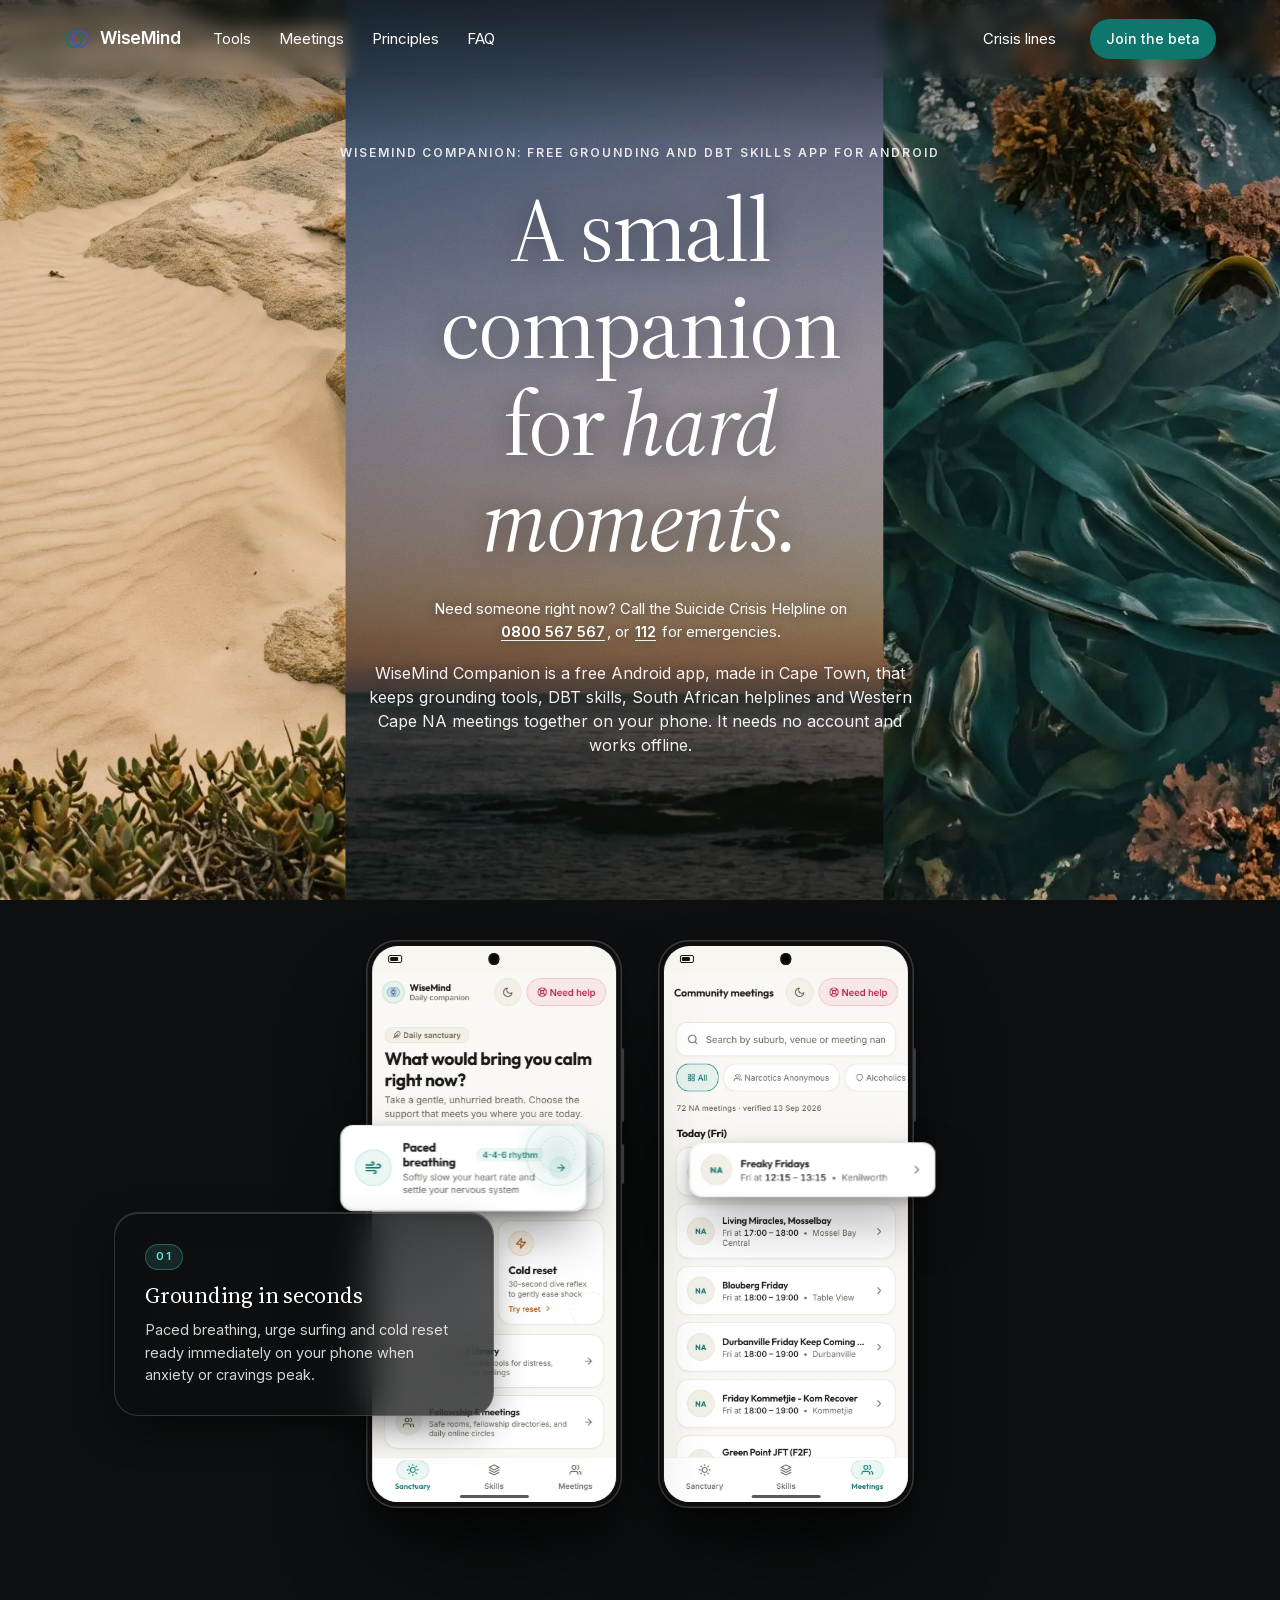
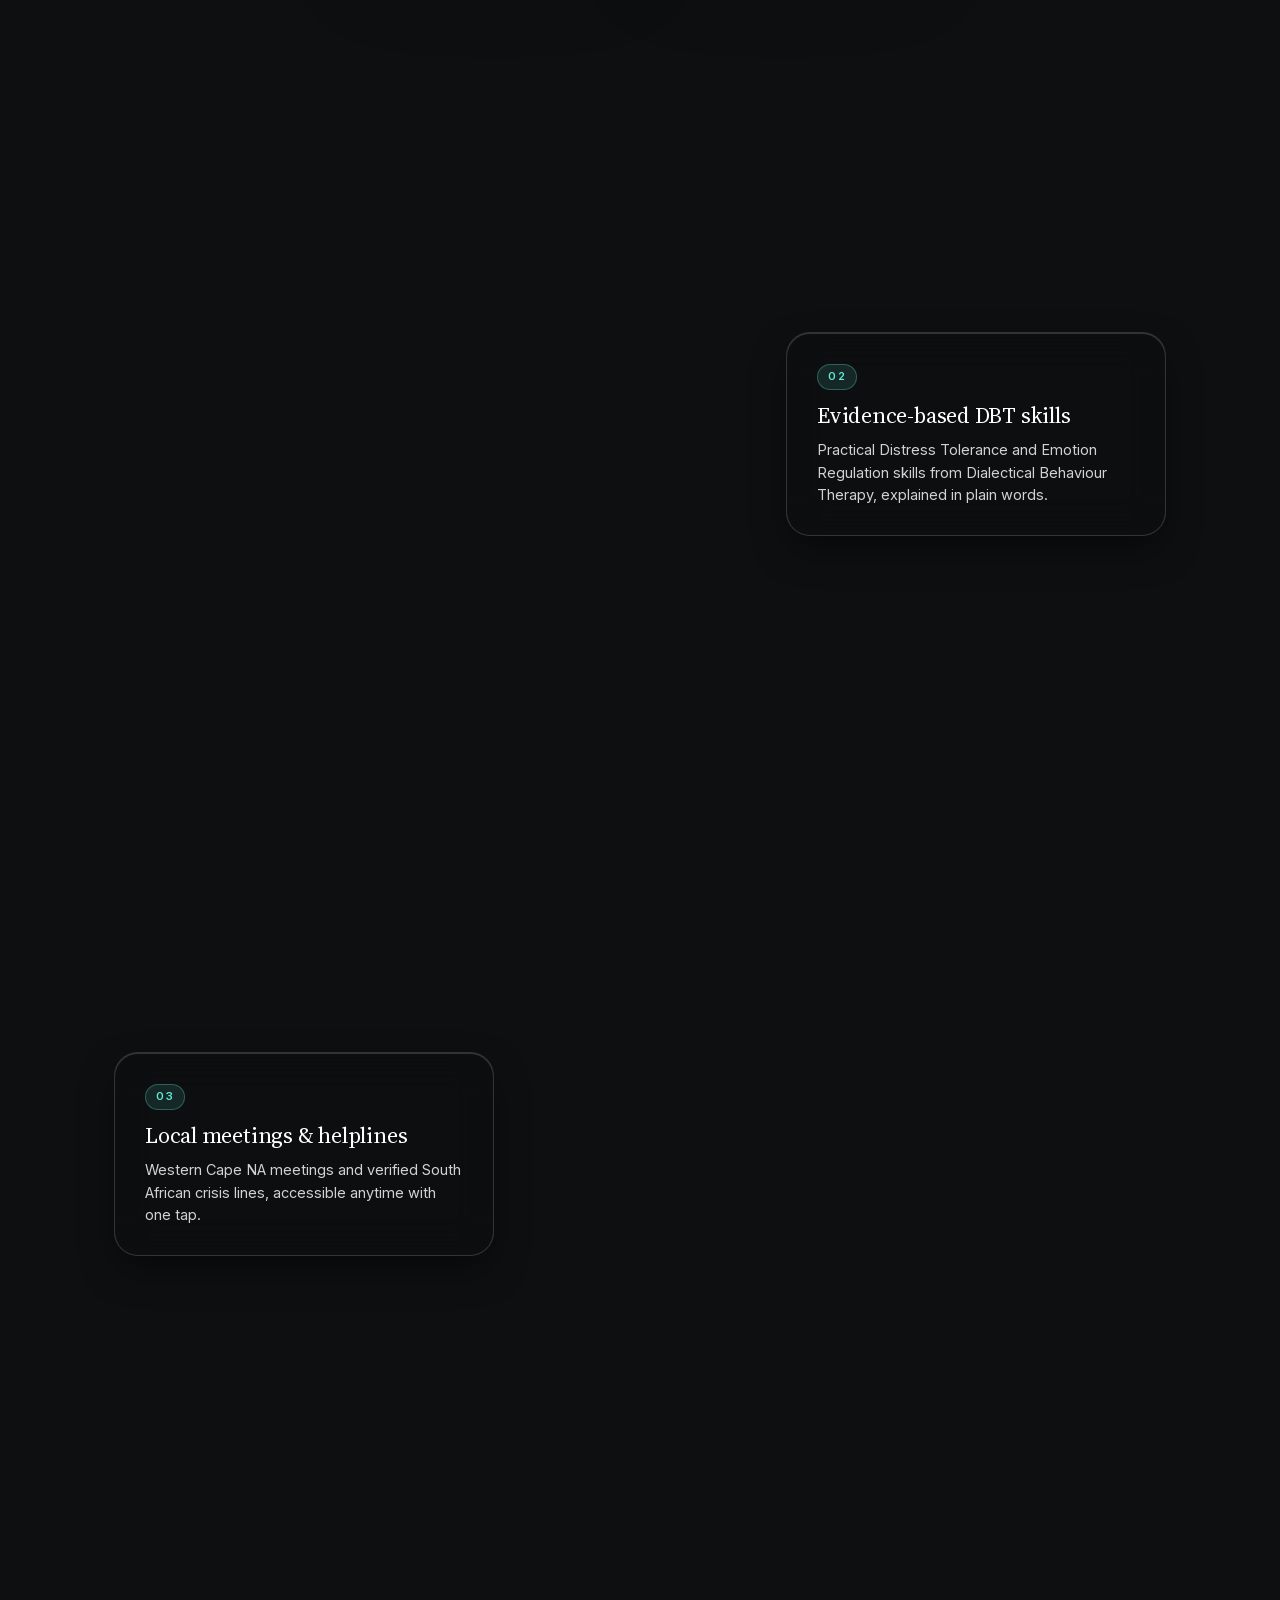
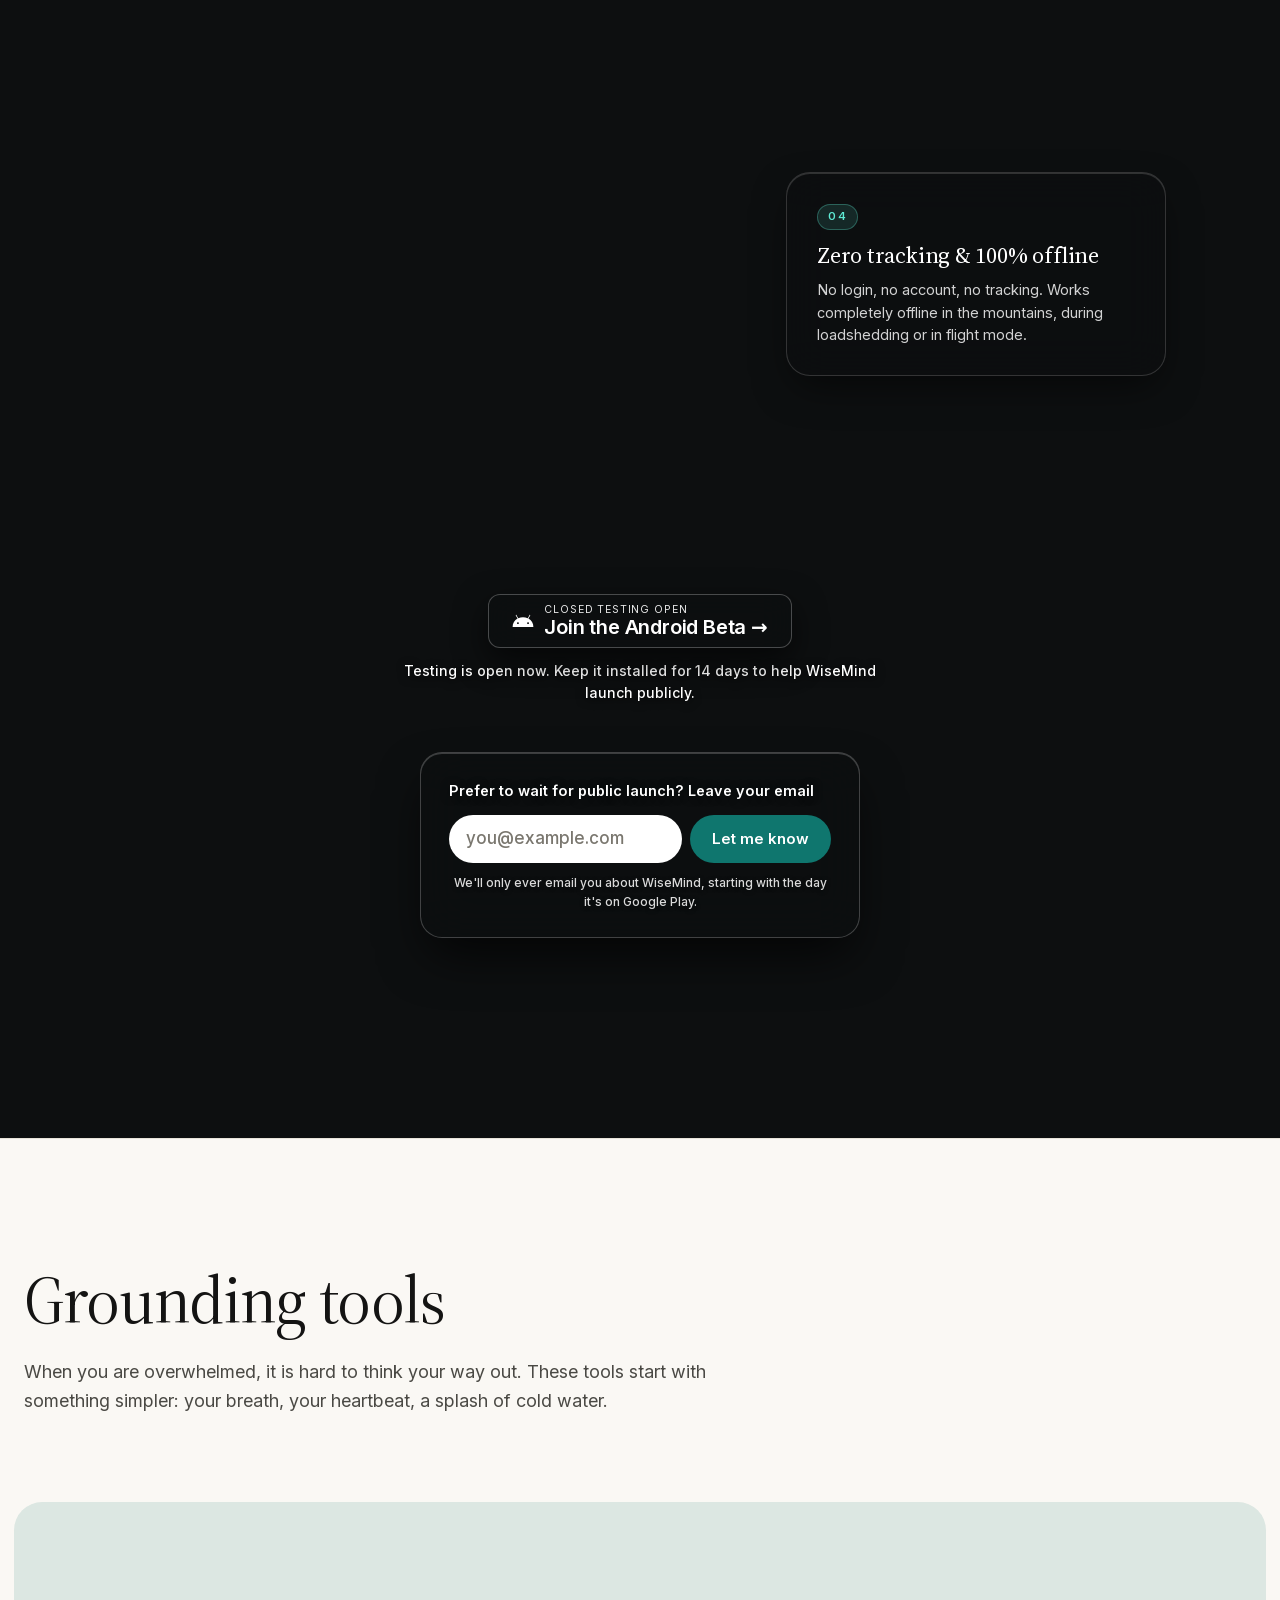
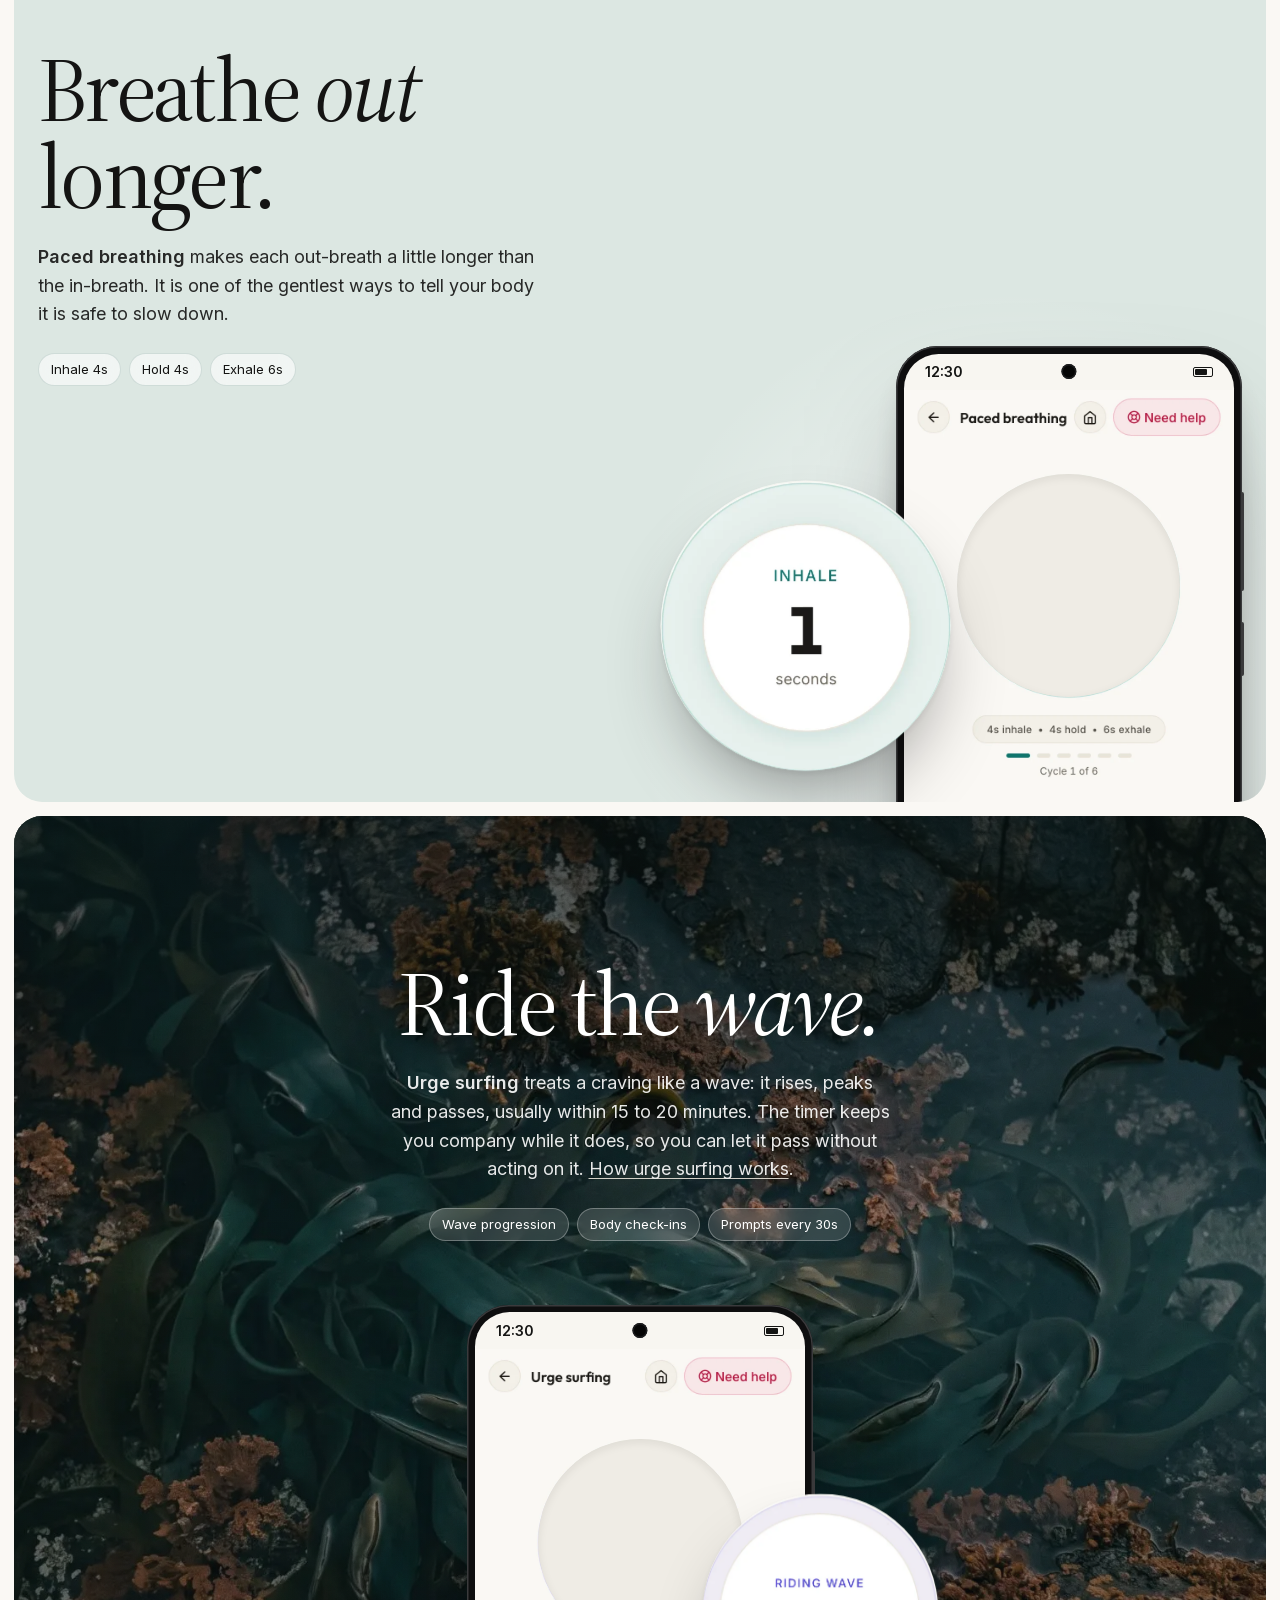
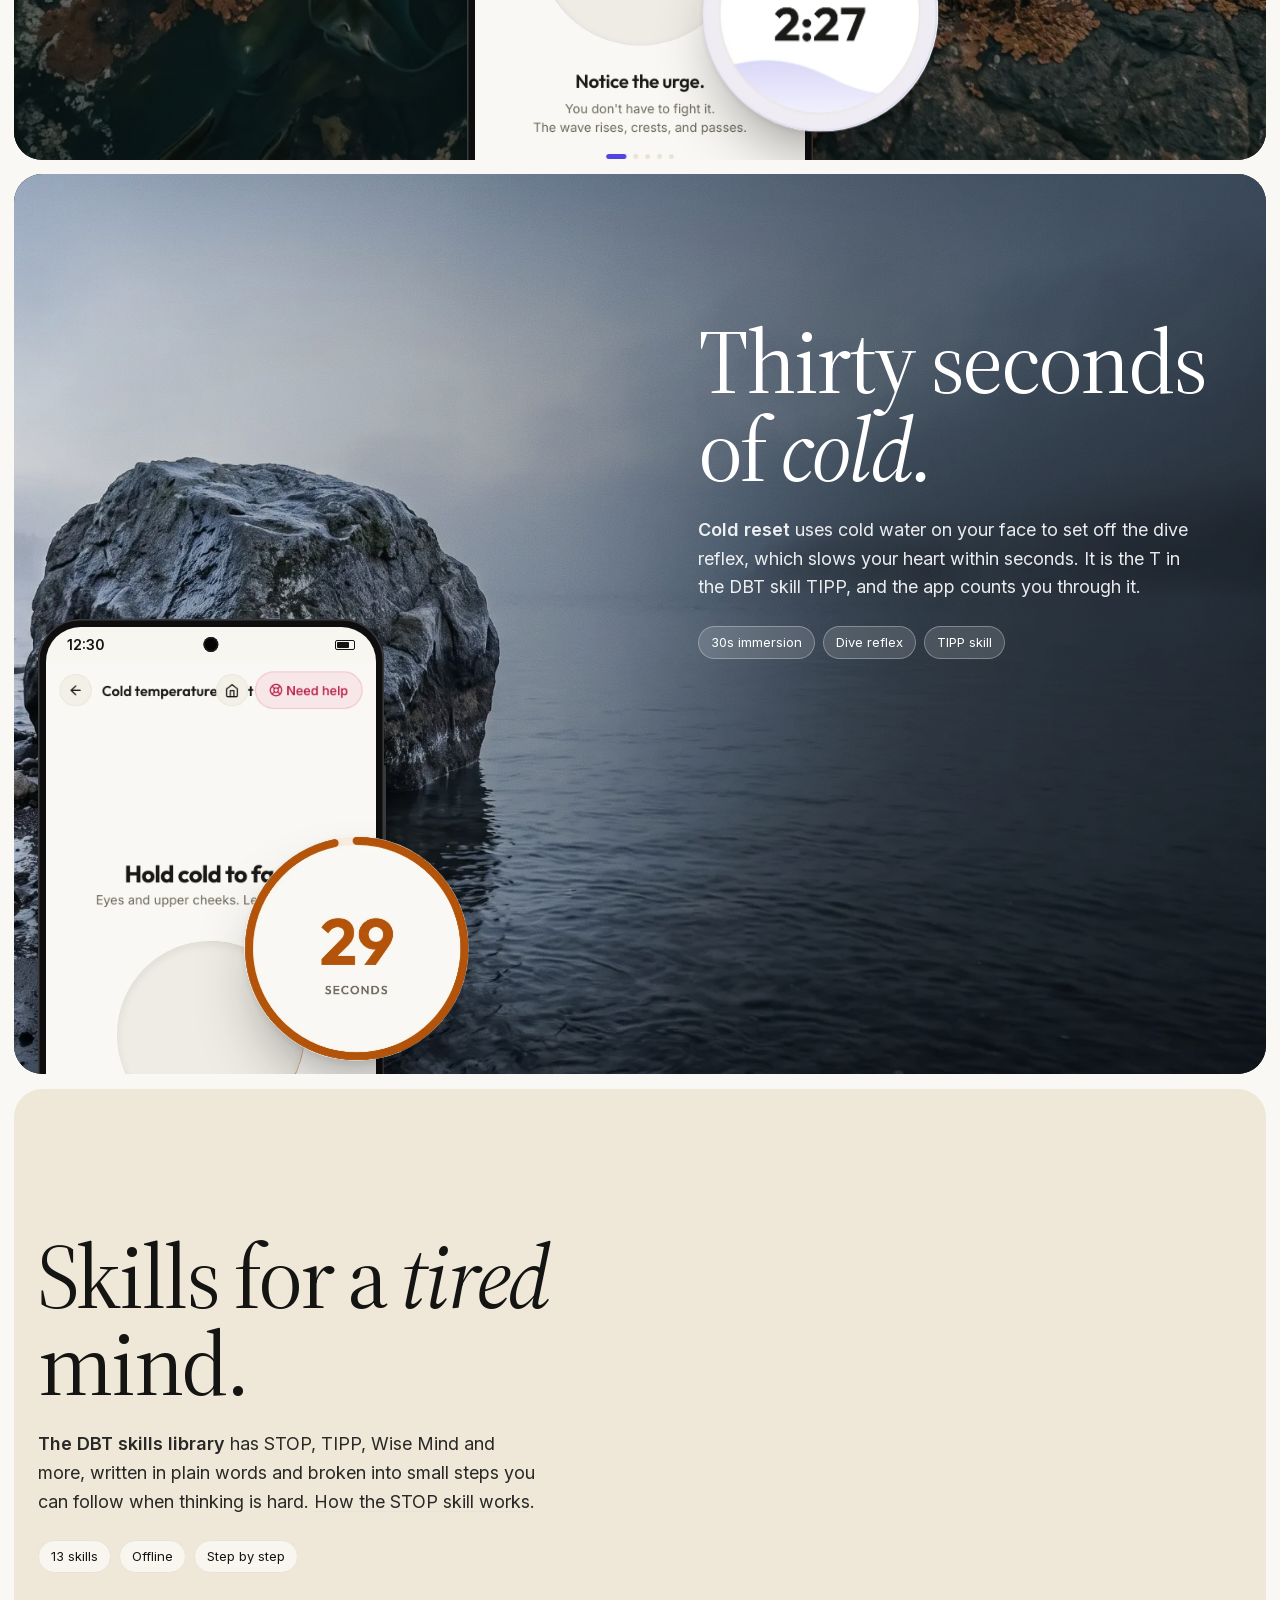
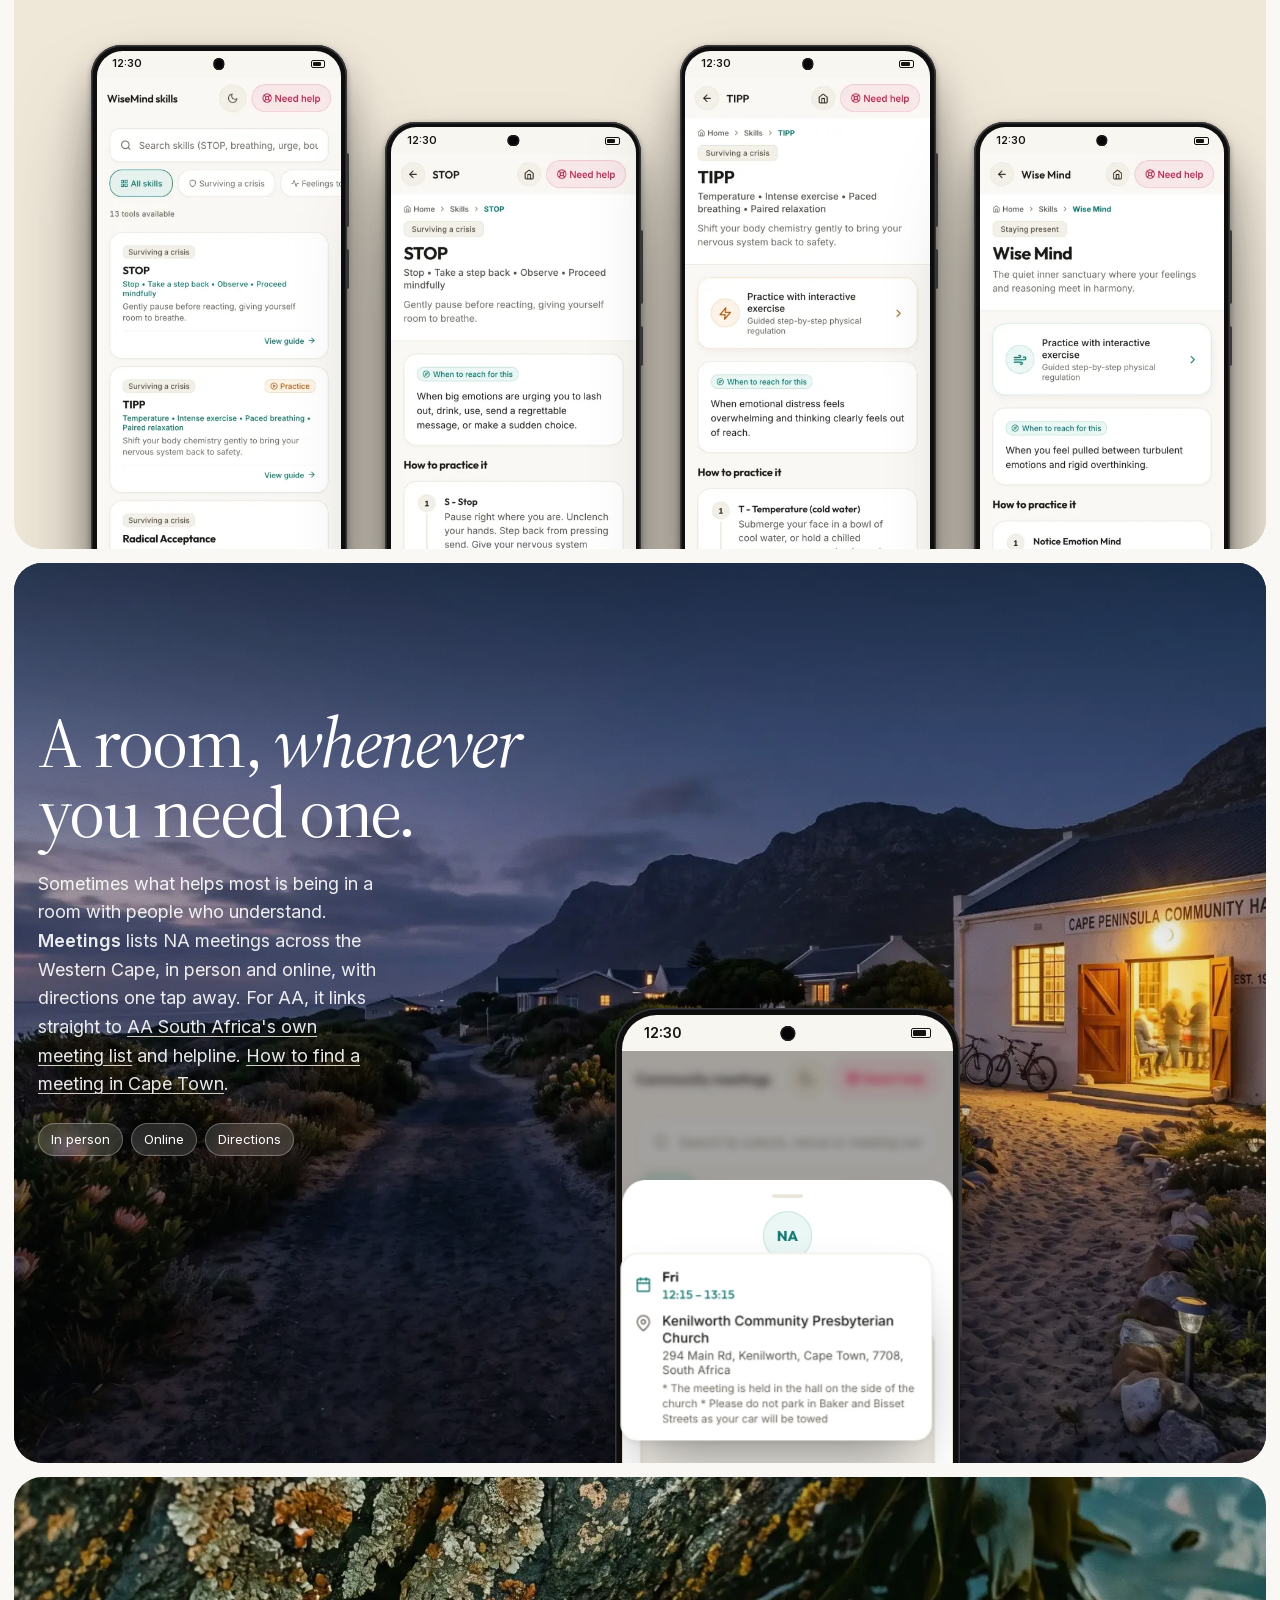
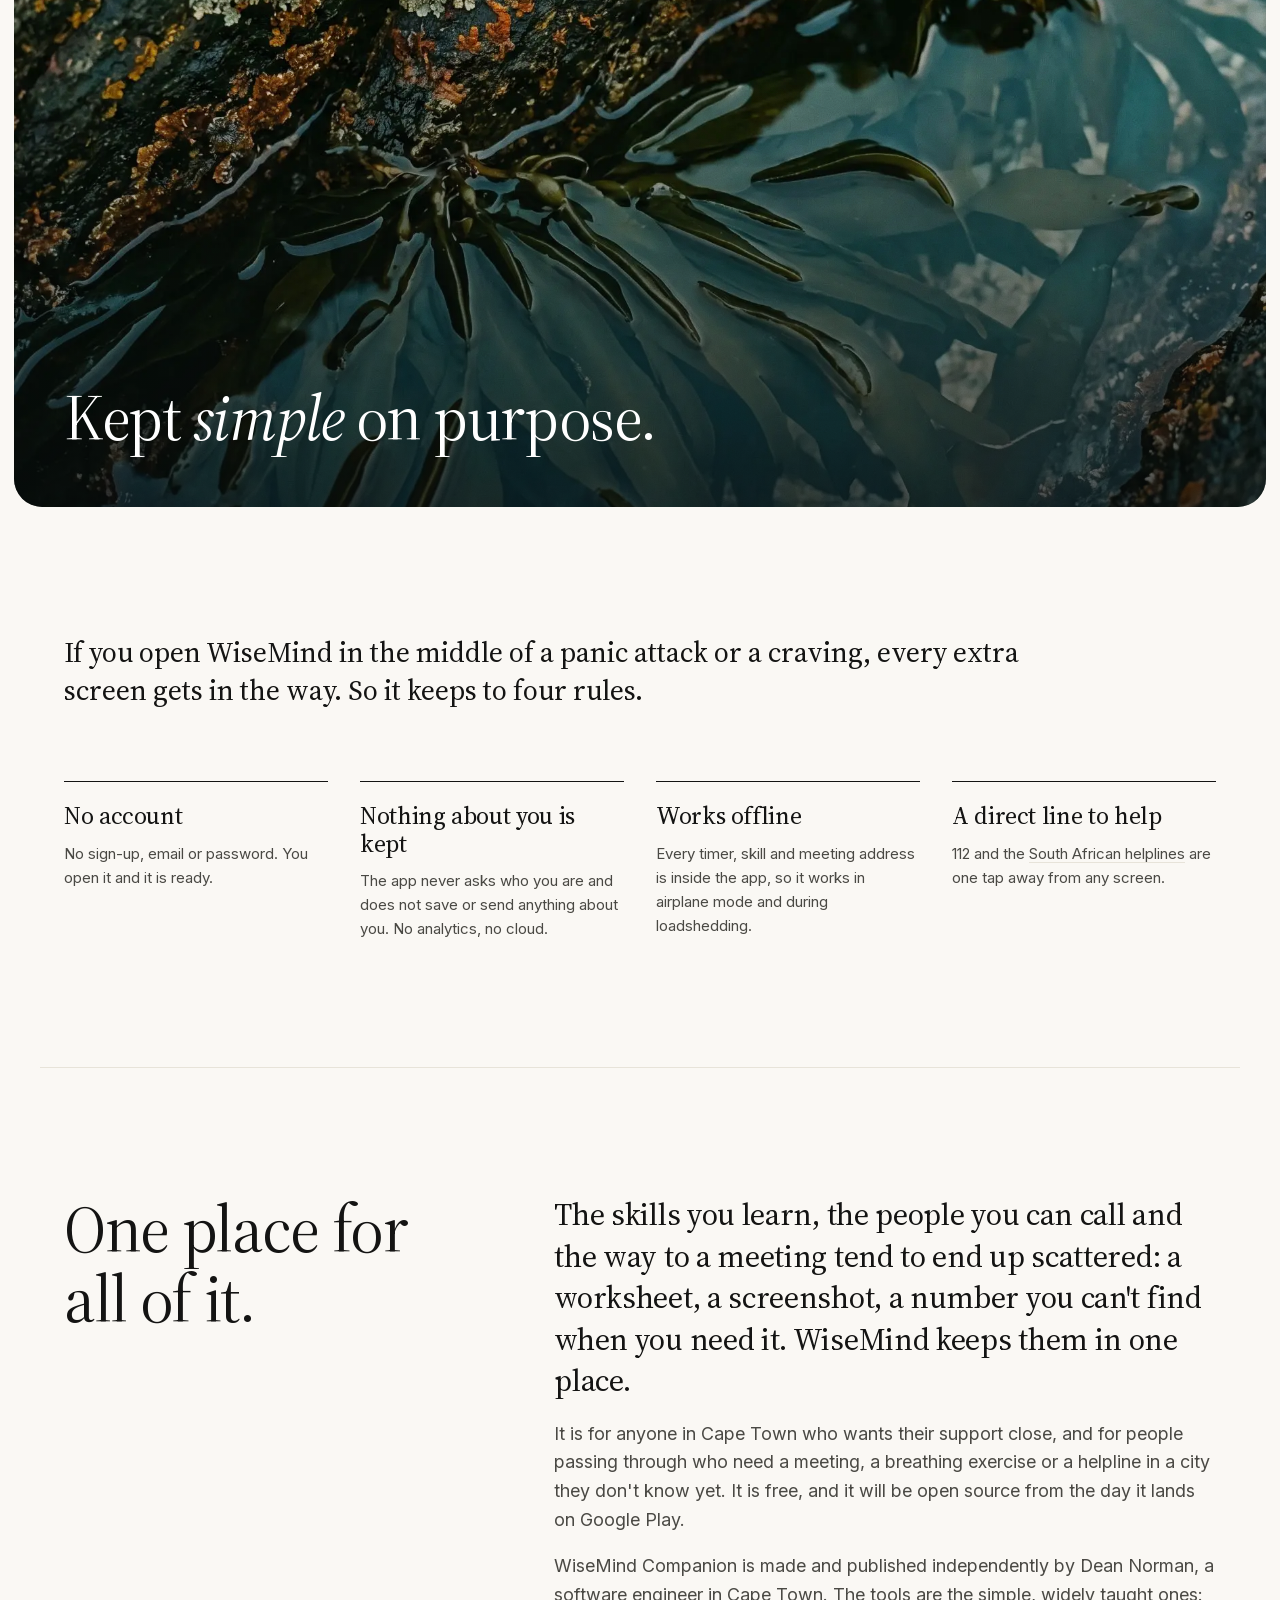
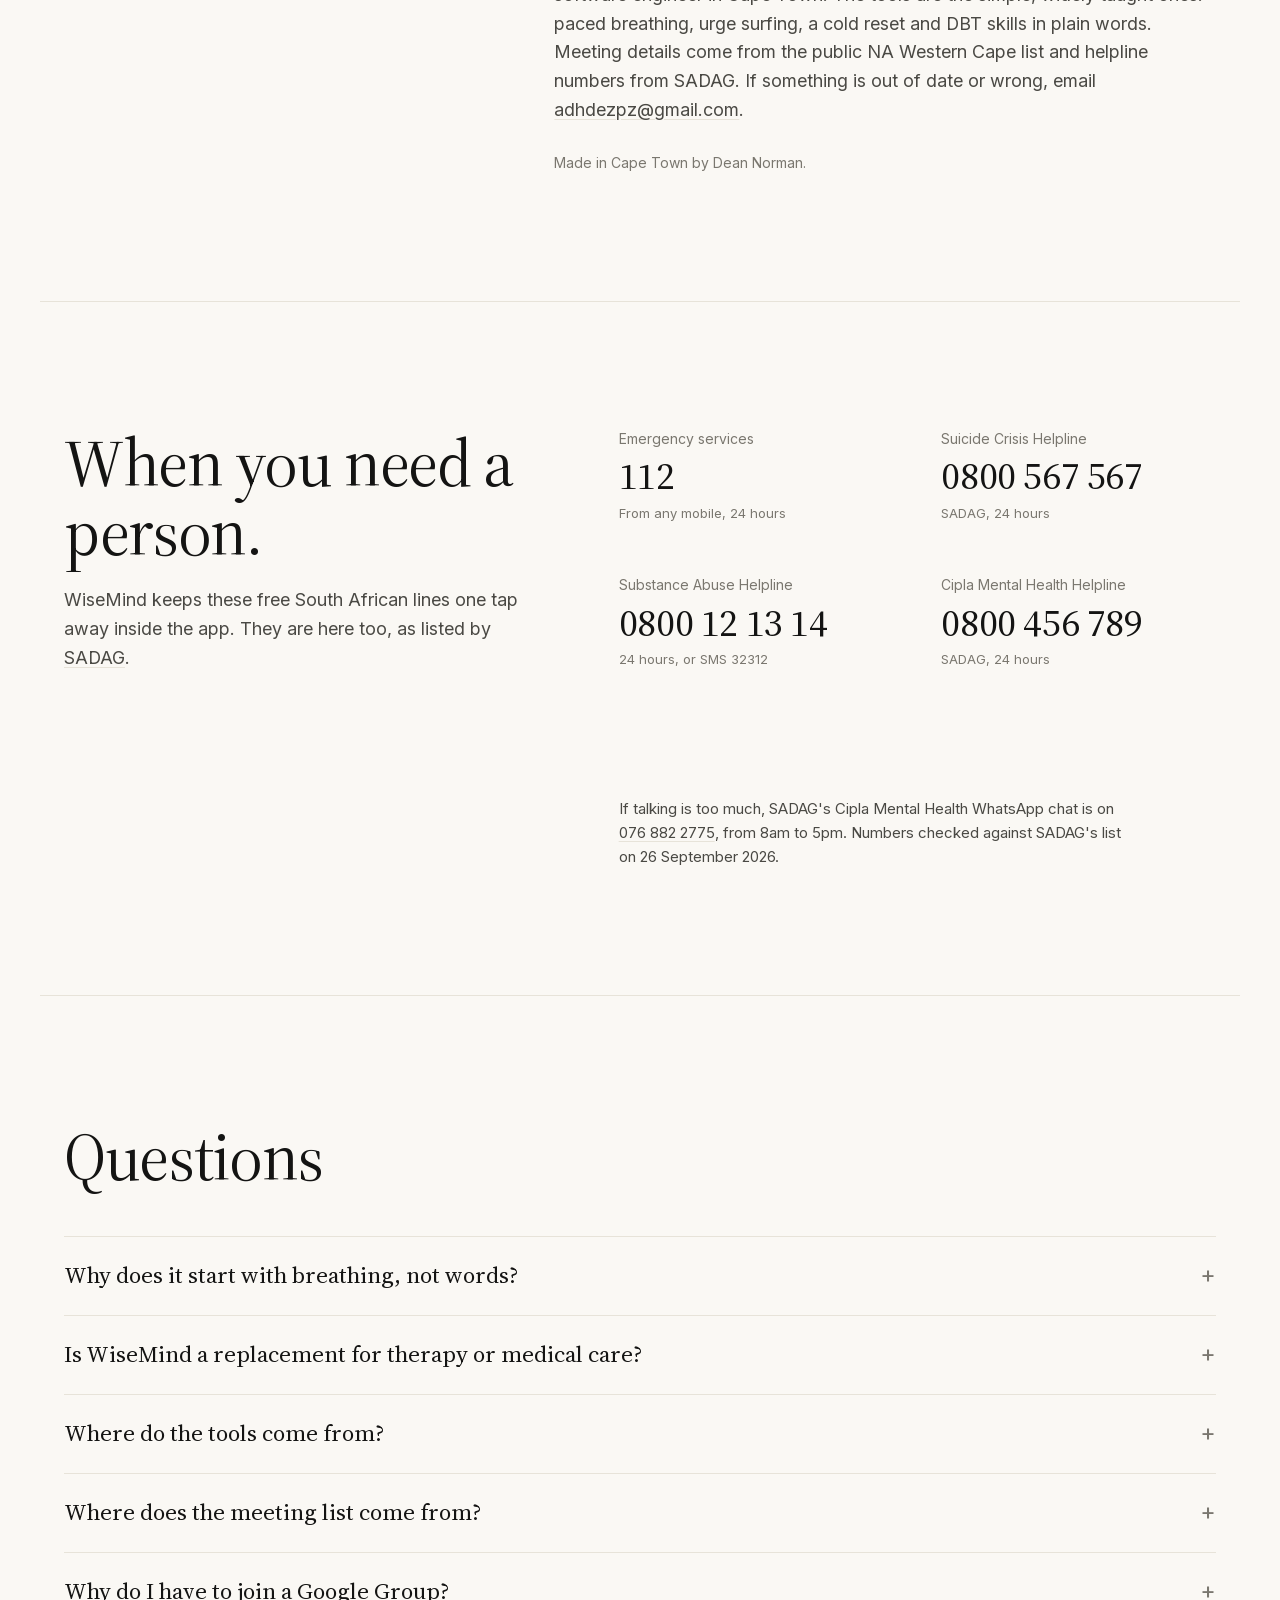
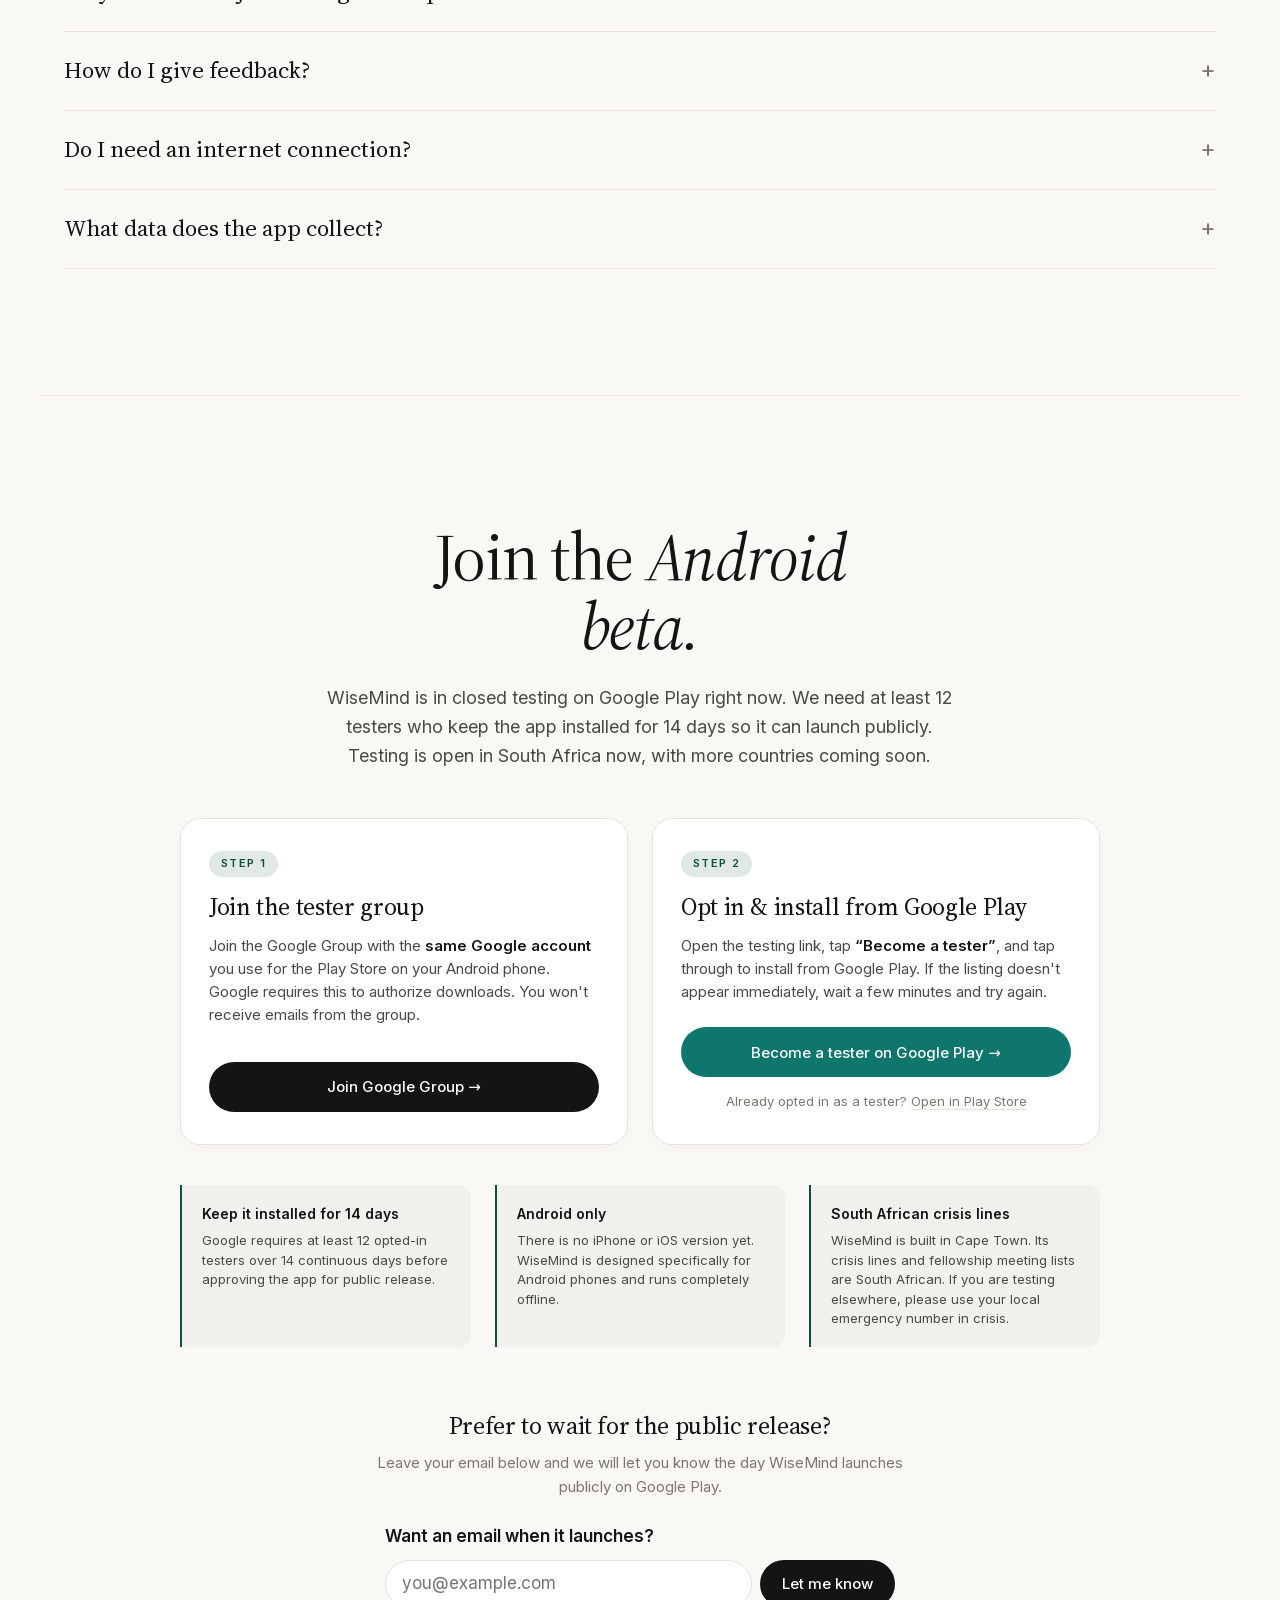
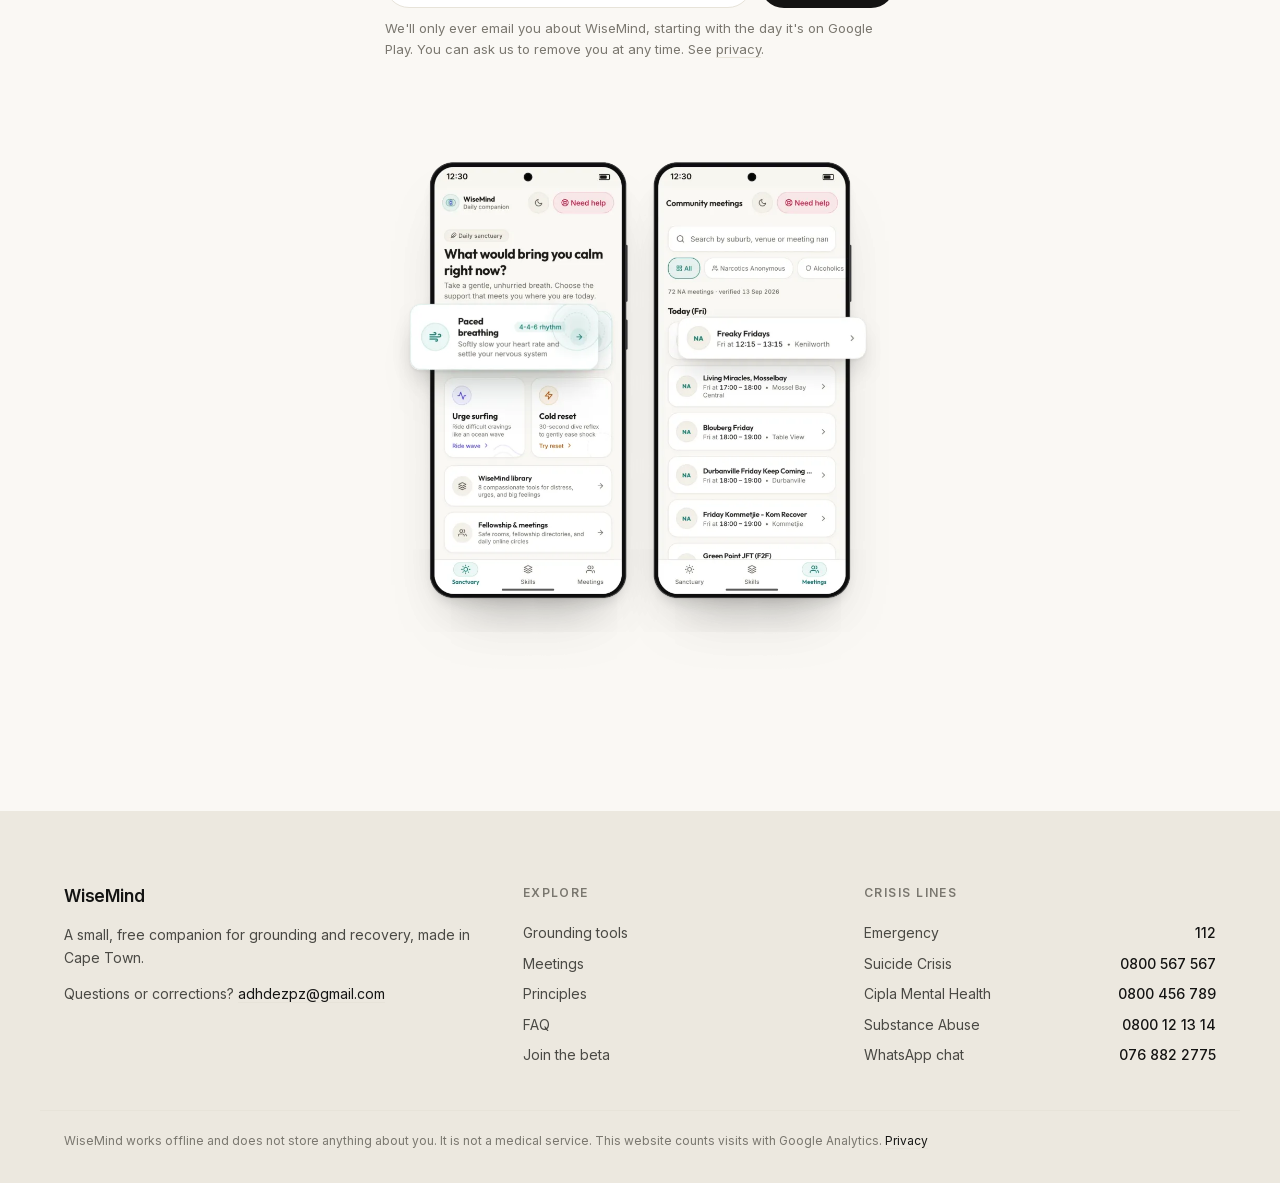
<file: index.html>
<!doctype html>
<html lang="en-ZA">
<head>
<meta charset="utf-8">
<!-- Google tag (gtag.js), fetched after the page has loaded so it never competes with the opening image -->
<script>
  addEventListener('load', function () {
    var s = document.createElement('script');
    s.async = true;
    s.src = 'https://www.googletagmanager.com/gtag/js?id=G-6JCVP7682J';
    document.head.appendChild(s);
  });
  window.dataLayer = window.dataLayer || [];
  function gtag(){dataLayer.push(arguments);}
  gtag('js', new Date());

  gtag('config', 'G-6JCVP7682J');
</script>
<meta name="google-site-verification" content="Q7U92V1SUy-u3KwpnO6GZsTx5Z57y-hUOcj2z6qh9Gs">
<meta name="viewport" content="width=device-width, initial-scale=1">
<title>WiseMind Companion: Free Grounding and Recovery App for South Africa</title>
<meta name="description" content="Free help for anxiety and cravings, kept on your phone: breathing, DBT skills, South African helplines and Western Cape NA meetings. No account, works offline.">
<link rel="canonical" href="https://deannorman.github.io/wisemind-site/">
<meta name="theme-color" content="#FAF8F4">
<link rel="icon" type="image/png" sizes="32x32" href="assets/icons/icon-32.png">
<link rel="icon" type="image/png" sizes="192x192" href="assets/icons/icon-192.png">
<link rel="apple-touch-icon" href="assets/icons/icon-180.png">
<meta property="og:type" content="website">
<meta property="og:site_name" content="WiseMind">
<meta property="og:title" content="WiseMind Companion: Free Grounding and Recovery App for South Africa">
<meta property="og:description" content="Free help for anxiety and cravings, kept on your phone: breathing, DBT skills, South African helplines and Western Cape NA meetings. No account, works offline.">
<meta property="og:url" content="https://deannorman.github.io/wisemind-site/">
<meta property="og:image" content="https://deannorman.github.io/wisemind-site/assets/img/og-image.jpg">
<meta property="og:image:width" content="1200">
<meta property="og:image:height" content="630">
<meta property="og:image:alt" content="WiseMind home and meetings screens on two Android phones, beside the line: A small companion for hard moments.">
<meta property="og:locale" content="en_ZA">
<meta name="twitter:card" content="summary_large_image">
<meta name="twitter:title" content="WiseMind Companion: Free Grounding and Recovery App for South Africa">
<meta name="twitter:description" content="Free help for anxiety and cravings, kept on your phone: breathing, DBT skills, South African helplines and Western Cape NA meetings. No account, works offline.">
<meta name="twitter:image" content="https://deannorman.github.io/wisemind-site/assets/img/og-image.jpg">
<script type="application/ld+json">
{
  "@context": "https://schema.org",
  "@graph": [
    {
      "@type": "WebPage",
      "@id": "https://deannorman.github.io/wisemind-site/#page",
      "url": "https://deannorman.github.io/wisemind-site/",
      "name": "WiseMind Companion: Free Grounding and Recovery App for South Africa",
      "inLanguage": "en-ZA",
      "dateModified": "2026-10-11",
      "about": {
        "@id": "https://deannorman.github.io/wisemind-site/#app"
      },
      "publisher": {
        "@id": "https://deannorman.github.io/wisemind-site/#org"
      }
    },
    {
      "@type": "SoftwareApplication",
      "name": "WiseMind Companion",
      "alternateName": "WiseMind",
      "description": "A small, free grounding and recovery companion: paced breathing, urge surfing, cold reset, DBT skills, South African helplines and Western Cape NA meetings. The app needs no account, tracks nothing and works offline.",
      "operatingSystem": "Android",
      "applicationCategory": "HealthApplication",
      "url": "https://deannorman.github.io/wisemind-site/",
      "image": "https://deannorman.github.io/wisemind-site/assets/img/og-image.jpg",
      "inLanguage": "en-ZA",
      "isAccessibleForFree": true,
      "offers": {
        "@type": "Offer",
        "price": "0",
        "priceCurrency": "ZAR"
      },
      "author": {
        "@type": "Person",
        "@id": "https://deannorman.github.io/wisemind-site/#dean",
        "name": "Dean Norman",
        "jobTitle": "Software engineer",
        "homeLocation": {
          "@type": "Place",
          "name": "Cape Town, South Africa"
        },
        "sameAs": [
          "https://github.com/DeanNorman"
        ]
      },
      "publisher": {
        "@type": "Organization",
        "@id": "https://deannorman.github.io/wisemind-site/#org",
        "name": "WiseMind",
        "url": "https://deannorman.github.io/wisemind-site/",
        "email": "adhdezpz@gmail.com",
        "founder": {
          "@id": "https://deannorman.github.io/wisemind-site/#dean"
        },
        "logo": {
          "@type": "ImageObject",
          "url": "https://deannorman.github.io/wisemind-site/assets/icons/icon-512.png",
          "width": 512,
          "height": 512
        },
        "address": {
          "@type": "PostalAddress",
          "addressLocality": "Cape Town",
          "addressCountry": "ZA"
        }
      },
      "@id": "https://deannorman.github.io/wisemind-site/#app",
      "disambiguatingDescription": "A free grounding and recovery app for Android, made in Cape Town, South Africa. Its name nods to Wise Mind, one of the DBT skills it includes."
    },
    {
      "@type": "FAQPage",
      "@id": "https://deannorman.github.io/wisemind-site/#faq",
      "isPartOf": {
        "@id": "https://deannorman.github.io/wisemind-site/#page"
      },
      "inLanguage": "en-ZA",
      "mainEntity": [
        {
          "@type": "Question",
          "name": "Why does it start with breathing, not words?",
          "acceptedAnswer": {
            "@type": "Answer",
            "text": "When you are flooded, the thinking part of your brain goes quiet, and it is hard to reason your way down. Slow breathing and cold water work on the body directly. Once you have settled a little, the skills are much easier to use."
          }
        },
        {
          "@type": "Question",
          "name": "Is WiseMind a replacement for therapy or medical care?",
          "acceptedAnswer": {
            "@type": "Answer",
            "text": "No. It is a pocket companion for the moments in between, not treatment. It works best alongside a therapist, a doctor or a fellowship. If you are in danger, call 112 or the Suicide Crisis Helpline on 0800 567 567."
          }
        },
        {
          "@type": "Question",
          "name": "Where do the tools come from?",
          "acceptedAnswer": {
            "@type": "Answer",
            "text": "The skills come from Dialectical Behaviour Therapy (DBT), developed by the psychologist Marsha Linehan. Urge surfing comes from Alan Marlatt's work on relapse prevention. Cold water on the face sets off the dive reflex, the same reflex that slows a swimmer's heart underwater, and DBT uses it as the T in TIPP. WiseMind puts these in plain words. It does not replace learning them with a therapist."
          }
        },
        {
          "@type": "Question",
          "name": "Where does the meeting list come from?",
          "acceptedAnswer": {
            "@type": "Answer",
            "text": "NA meetings come from the public NA Western Cape meeting list, refreshed before every release, and the app shows the date they were fetched. AA South Africa publishes its list only on its own site, so WiseMind links you there and to the AA helpline instead of copying it. Nothing in the list is made up."
          }
        },
        {
          "@type": "Question",
          "name": "Why do I have to join a Google Group?",
          "acceptedAnswer": {
            "@type": "Answer",
            "text": "Google requires testers to be in a Google Group during closed testing before allowing access to the Play Store download. You will not get spam or emails from the group; it is solely used by Google to authorize your account for testing."
          }
        },
        {
          "@type": "Question",
          "name": "How do I give feedback?",
          "acceptedAnswer": {
            "@type": "Answer",
            "text": "You can email thoughts, bug reports or ideas directly to adhdezpz@gmail.com. Every message is read and appreciated."
          }
        },
        {
          "@type": "Question",
          "name": "Do I need an internet connection?",
          "acceptedAnswer": {
            "@type": "Answer",
            "text": "No. Everything is inside the app, so it works in the mountains, during loadshedding or in airplane mode."
          }
        },
        {
          "@type": "Question",
          "name": "What data does the app collect?",
          "acceptedAnswer": {
            "@type": "Answer",
            "text": "None. There is no sign-up and nothing to type in, and the app does not send anything anywhere. The only thing it saves is whether you chose the light or dark look. The privacy page has the details."
          }
        }
      ]
    }
  ]
}
</script>
<link rel="preload" href="assets/fonts/source-serif-4-latin.woff2" as="font" type="font/woff2" crossorigin>
<link rel="preload" href="assets/fonts/inter-latin.woff2" as="font" type="font/woff2" crossorigin>
<style>
  /* Self-hosted fonts (SIL Open Font License 1.1), latin subset */
  @font-face { font-family: 'Inter'; font-style: normal; font-weight: 400 600; font-display: swap; src: url(assets/fonts/inter-latin.woff2) format('woff2'); }
  @font-face { font-family: 'Source Serif 4'; font-style: normal; font-weight: 400; font-display: swap; src: url(assets/fonts/source-serif-4-latin.woff2) format('woff2'); }
  @font-face { font-family: 'Source Serif 4'; font-style: italic; font-weight: 400; font-display: swap; src: url(assets/fonts/source-serif-4-italic-latin.woff2) format('woff2'); }
  :root {
    --bg: #FAF8F4;
    --ink: #141413;
    --body: #4A4944;
    --muted: #7A776F;
    --line: #E7E3D9;
    --accent: #0F4D3F;
    --bezel: #0E0E0F;
    --bezel-edge: #3A3A3C;
    --app-bg: #F8F6F1;
    --src-w: 780; /* source screenshot width in px */
  }
  * { box-sizing: border-box; margin: 0; padding: 0; }
  html { -webkit-font-smoothing: antialiased; }
  @media (prefers-reduced-motion: no-preference) { html { scroll-behavior: smooth; } }
  [id] { scroll-margin-top: 76px; }
  .ch[id], .band[id] { scroll-margin-top: 0; } /* full-bleed sections sit under the translucent nav */
  body { background: var(--bg); color: var(--body); font: 400 17px/1.6 'Inter', system-ui, sans-serif; overflow-x: hidden; }
  a { color: inherit; text-decoration: none; }
  img { max-width: 100%; height: auto; } /* width/height attributes reserve space; CSS keeps the aspect ratio */

  body { timeline-scope: --intro, --showcase; }

  /* Nav: white over video hero backdrop, ink on the light page */
  @property --fg  { syntax: '<color>'; inherits: true; initial-value: #ffffff; }
  @property --inv { syntax: '<color>'; inherits: true; initial-value: #141413; }
  @property --nav-bg { syntax: '<color>'; inherits: false; initial-value: transparent; }
  .nav { position: fixed; top: 0; left: 0; right: 0; z-index: 10; --fg: #fff; --inv: #141413; --nav-bg: transparent;
         backdrop-filter: blur(8px);
         color: var(--fg); background: var(--nav-bg); }
  .nav .btn-dark {
    background: #0F766E;
    color: #ffffff;
    transition: background .2s, transform .15s;
  }
  .nav .btn-dark:hover {
    background: #134e4a;
    color: #ffffff;
    transform: translateY(-1px);
  }
  .nav-inner { max-width: 1200px; margin: 0 auto; padding: 18px 24px; display: flex; align-items: center; gap: 32px; }
  .brand { display: flex; align-items: center; gap: 10px; font-weight: 600; font-size: 17px; letter-spacing: -0.01em; }
  .links { display: flex; gap: 28px; font-size: 15px; margin-right: auto; }
  .links a:hover { opacity: .7; }
  .btn { display: inline-flex; align-items: center; font-size: 14px; font-weight: 500; padding: 9px 16px; border-radius: 999px; }
  .nav-help { font-size: 15px; padding: 9px 2px; }
  .nav-help:hover { opacity: .7; }
  .btn, .nav-help, .links a { white-space: nowrap; }
  .menu { display: none; position: relative; }
  .menu summary {
    list-style: none; cursor: pointer; display: inline-flex; align-items: center; min-height: 44px; padding: 0 16px; border-radius: 999px; font-size: 14px; font-weight: 500;
    border: 1.5px solid currentColor; background: rgba(255,255,255,0.08); color: var(--fg);
  }
  .menu summary::-webkit-details-marker { display: none; }
  .menu-panel { position: absolute; right: 0; top: calc(100% + 8px); min-width: 180px; padding: 8px; border-radius: 16px; background: var(--bg); color: var(--ink);
                box-shadow: 0 1px 2px rgba(20,20,19,.08), 0 16px 40px -12px rgba(20,20,19,.3); }
  .menu-panel a { display: flex; align-items: center; min-height: 44px; padding: 0 12px; border-radius: 10px; font-size: 16px; }
  .menu-panel a:hover { background: #F0ECE3; }
  @media (max-width: 820px) { .links, .nav .btn-dark { display: none; } .menu { display: block; } .brand { margin-right: auto; } .nav-inner { gap: 14px; padding: 10px 16px; } .nav-help { font-size: 14px; display: inline-flex; align-items: center; min-height: 44px; } }

  /* Intro Experience: triptych opens into center video, which stays pinned behind .read & .stage */
  .intro-experience { position: relative; view-timeline: --intro block; background: #0d0f10; }
  .intro-backdrop { position: sticky; top: 0; height: 100vh; height: 100svh; overflow: hidden; z-index: 1; pointer-events: none; }
  .intro-backdrop::after { content: ''; position: absolute; inset: 0 0 auto; height: 140px; pointer-events: none;
                           background: linear-gradient(180deg, rgba(8,12,14,.6), transparent); } /* keeps white nav legible */
  .panel { position: absolute; inset: 0; overflow: hidden; }
  .panel img, .panel video { width: 100%; height: 100%; object-fit: cover; display: block; }
  .panel-center { clip-path: inset(0 31% 0 27%); }
  .panel-center img, .panel-center video { object-position: 50% 70%; transform: scale(1.04); }
  .panel-left  { right: 73%; transform: translateX(0); }
  .panel-left img, .panel-left video { object-position: 50% 50%; }
  .panel-right { left: 69%; transform: translateX(0); }
  .panel-right img, .panel-right video { object-position: 38% 50%; }
  .scrim { position: absolute; inset: 0; background: linear-gradient(180deg, rgba(8,12,14,.4) 0%, rgba(8,12,14,.25) 40%, rgba(8,12,14,.65) 100%); }
  .grain { position: absolute; inset: -50%; pointer-events: none; opacity: .22; mix-blend-mode: overlay;
           background-image: url("data:image/svg+xml,%3Csvg xmlns='http://www.w3.org/2000/svg' width='220' height='220'%3E%3Cfilter id='n'%3E%3CfeTurbulence type='fractalNoise' baseFrequency='.85' numOctaves='3' stitchTiles='stitch'/%3E%3CfeColorMatrix values='0 0 0 0 .5 0 0 0 0 .5 0 0 0 0 .5 0 0 0 1.4 0'/%3E%3C/filter%3E%3Crect width='100%25' height='100%25' filter='url(%23n)'/%3E%3C/svg%3E"); }

  /* Flowing content layered on top of the sticky video backdrop */
  .intro-flow { position: relative; z-index: 2; margin-top: -100vh; margin-top: -100svh; }
  .intro-hero { position: relative; min-height: 100vh; min-height: 100svh; display: flex; align-items: center; justify-content: center; }
  .card { display: flex; flex-direction: column; align-items: center; justify-content: center; padding: 0 24px; color: #fff; text-align: center; }
  .card .kicker { font-size: 12px; font-weight: 600; letter-spacing: .16em; text-transform: uppercase; opacity: .85; margin-bottom: 20px; }
  h1 { padding-bottom: .08em; font: 400 clamp(44px, 7vw, 96px)/1.08 'Source Serif 4', Georgia, serif; letter-spacing: -0.025em; max-width: 12ch; text-shadow: 0 2px 30px rgba(0,0,0,.45); }
  h1 em { font-style: italic; }
  .sr-only { position: absolute; width: 1px; height: 1px; padding: 0; margin: -1px; overflow: hidden; clip: rect(0 0 0 0); white-space: nowrap; border: 0; }
  .what { margin-top: 18px; max-width: 34em; font-size: 16px; opacity: .92; line-height: 1.5; text-shadow: 0 1px 12px rgba(0,0,0,.45); }
  .now { margin-top: 22px; max-width: 30em; font-size: 15px; line-height: 1.5; text-shadow: 0 1px 12px rgba(0,0,0,.45); }
  .now a { display: inline-block; padding: 10px 2px; margin: -10px 0; font-weight: 600; white-space: nowrap; text-decoration: underline; text-underline-offset: 3px; }
  .toc { list-style: none; margin-top: clamp(32px, 6vh, 56px); width: min(360px, 100%); font-size: 14px; }
  .toc a { display: flex; align-items: baseline; gap: 12px; padding: 5px 0; }
  .toc a::after { content: ''; order: 1; flex: 1; border-bottom: 1px solid rgba(255,255,255,.35); transform: translateY(-4px); }
  .toc span:last-child { order: 2; }
  .toc a:hover span:last-child { text-decoration: underline; text-underline-offset: 3px; }

  /* Showcase: sticky phones pinned in background/center while floating value pills scroll past */
  .stage-showcase { position: relative; padding-bottom: 140px; view-timeline: --showcase block; }
  .stage-sticky { position: sticky; top: 12vh; height: 76vh; display: flex; align-items: center; justify-content: center; z-index: 1; pointer-events: none; }
  .phones { position: relative; height: calc(var(--w) * 2.36); perspective: 1600px; perspective-origin: 50% 0%;
            --w: clamp(140px, 20vw, 260px); }

  /* Device: Android flagship proportions (thin even bezel, punch-hole camera), drawn in CSS */
  .phone {
    --pad: calc(var(--w) * 0.022);
    --sw: calc(var(--w) - var(--pad) * 2);       /* screen width */
    --status: calc(var(--sw) * 0.11);            /* status bar height */
    position: absolute; top: 0; left: 50%; width: var(--w);
    transform-style: preserve-3d;
  }
  .phone.left  { transform: translateX(calc(-100% - var(--w) * 0.07)); z-index: 2; }
  .phone.right { transform: translateX(calc(var(--w) * 0.07)); z-index: 1; }

  .frame {
    position: relative; background: var(--bezel); padding: var(--pad);
    border-radius: calc(var(--w) * 0.12);
    box-shadow:
      inset 0 0 0 1.5px var(--bezel-edge),
      0 2px 6px rgba(0,0,0,.35),
      0 24px 48px -10px rgba(0,0,0,.5),
      0 60px 100px -30px rgba(0,0,0,.7);
  }
  /* volume rocker and power key, both on the right edge */
  .frame::before, .frame::after { content: ''; position: absolute; right: -2px; width: 3px; background: var(--bezel-edge); border-radius: 0 2px 2px 0; }
  .frame::before { top: 19%; height: 13%; }
  .frame::after  { top: 36%; height: 7%; }
  .screen { position: relative; border-radius: calc(var(--w) * 0.1); overflow: hidden; background: var(--app-bg); }
  .cam { position: absolute; top: calc(var(--sw) * 0.032); left: 50%; transform: translateX(-50%); width: calc(var(--sw) * 0.046); aspect-ratio: 1; background: #050505; border-radius: 50%; z-index: 1;
         box-shadow: inset 0 0 0 1.5px #1c1c1e; }
  .status { height: var(--status); display: flex; align-items: center; justify-content: space-between; padding: 0 calc(var(--sw) * 0.065); font: 600 calc(var(--sw) * 0.043)/1 'Inter', sans-serif; color: var(--ink); }
  .batt { width: calc(var(--sw) * 0.06); height: calc(var(--sw) * 0.03); border: 1.5px solid var(--ink); border-radius: 2px; padding: 1px; }
  .batt::after { content: ''; display: block; height: 100%; width: 78%; background: var(--ink); border-radius: 1px; }
  .screen img { display: block; width: 100%; height: auto; }
  .home-ind { position: absolute; bottom: calc(var(--sw) * 0.016); left: 50%; transform: translateX(-50%); width: 28%; height: 3px; border-radius: 3px; background: var(--ink); opacity: .7; } /* Android gesture bar */

  /* Pulled-out UI: a crop of the same screenshot, lifted in front of the glass */
  .pull {
    --x: 0; --y: 0; --cw: 0; --ch: 0; --r: 36;   /* crop box, in source px */
    position: absolute;
    left: calc(var(--pad) + var(--sw) * var(--x) / var(--src-w));
    top:  calc(var(--pad) + var(--status) + var(--sw) * var(--y) / var(--src-w));
    width:  calc(var(--sw) * var(--cw) / var(--src-w));
    height: calc(var(--sw) * var(--ch) / var(--src-w));
    z-index: 3;
  }
  .pull-card {
    width: 100%; height: 100%;
    border-radius: calc(var(--sw) * var(--r) / var(--src-w));
    background-image: var(--img);
    background-size: var(--sw) auto;
    background-position:
      calc(var(--sw) * var(--x) / var(--src-w) * -1)
      calc(var(--sw) * var(--y) / var(--src-w) * -1);
    transform: translate3d(var(--dx), -6%, 60px) scale(1.12);
    box-shadow: 0 4px 10px rgba(0,0,0,.25), 0 24px 50px -10px rgba(0,0,0,.5);
  }
  .left  .pull { --x: 40; --y: 514; --cw: 700; --ch: 244; --img: url(assets/screens/01-home.webp); --dx: -14%; }
  .right .pull { --x: 40; --y: 558; --cw: 700; --ch: 156; --img: url(assets/screens/13-meetings-today.webp); --dx: 12%; }

  /* Value Stream: items of floating text that you scroll past while the app shots are in view */
  .value-stream { position: relative; z-index: 2; max-width: 1100px; margin: -50vh auto 0; padding: 0 24px; display: flex; flex-direction: column; gap: 40vh; }
  .value-step { display: flex; min-height: 40vh; align-items: center; }
  .value-step:nth-child(odd) { justify-content: flex-start; }
  .value-step:nth-child(even) { justify-content: flex-end; }
  .value-pill {
    max-width: 380px; width: 100%;
    background: rgba(13, 15, 16, 0.72);
    backdrop-filter: blur(20px);
    -webkit-backdrop-filter: blur(20px);
    border: 1px solid rgba(255, 255, 255, 0.16);
    border-radius: 24px;
    padding: 28px 30px;
    color: #fff;
    box-shadow: 0 16px 40px -10px rgba(0, 0, 0, 0.6), inset 0 1px 0 rgba(255, 255, 255, 0.15);
  }
  .value-pill .step-num {
    display: inline-block; font-size: 11px; font-weight: 700; letter-spacing: 0.14em;
    color: #5eead4; background: rgba(94, 234, 212, 0.12);
    border: 1px solid rgba(94, 234, 212, 0.3); border-radius: 999px;
    padding: 3px 10px; margin-bottom: 12px;
  }
  .value-pill h3 { font: 500 22px/1.25 'Source Serif 4', Georgia, serif; color: #fff; margin-bottom: 10px; letter-spacing: -0.01em; }
  .value-pill p { font-size: 14.5px; line-height: 1.55; color: rgba(255, 255, 255, 0.82); }

  @media (max-width: 820px) {
    .stage-sticky { top: 8vh; height: 60vh; }
    .phones { --w: clamp(120px, 32vw, 170px); }
    .value-stream { margin-top: -30vh; gap: 30vh; }
    .value-step, .value-step:nth-child(even) { justify-content: center; }
    .value-pill { max-width: 340px; padding: 22px 24px; }
  }

  .store { display: flex; flex-direction: column; align-items: center; gap: 12px; margin-top: 140px; margin-bottom: 60px; position: relative; z-index: 5; width: 100%; max-width: 520px; margin-left: auto; margin-right: auto; }
  .badge { display: inline-flex; align-items: center; gap: 10px; background: rgba(13,15,16,.92); backdrop-filter: blur(16px); color: #fff; border-radius: 12px; padding: 10px 24px; box-shadow: inset 0 0 0 1px rgba(255,255,255,.25), 0 12px 32px rgba(0,0,0,.6); }
  .badge.soon { cursor: default; }
  .badge-link { cursor: pointer; text-decoration: none; transition: transform .2s, background .2s, border-color .2s; }
  .badge-link:hover { transform: translateY(-2px); background: #0F766E; box-shadow: inset 0 0 0 1px rgba(94,234,212,.5), 0 16px 36px rgba(0,0,0,.7); color: #fff; }
  .badge small { display: block; font-size: 10.5px; line-height: 1.1; letter-spacing: .08em; opacity: .9; }
  .badge strong { display: block; font-size: 20px; font-weight: 600; line-height: 1.1; letter-spacing: -0.01em; }
  .store p { font-size: 14px; font-weight: 500; color: #ffffff !important; text-shadow: 0 2px 10px rgba(0,0,0,.9); text-align: center; }

  /* Hero Notify Signup Form Card */
  .notify-hero { width: min(440px, 92vw); margin: 20px auto 0; padding: 26px 28px; background: rgba(13, 15, 16, 0.92); backdrop-filter: blur(24px); -webkit-backdrop-filter: blur(24px); border: 1px solid rgba(255,255,255,0.22); border-radius: 22px; box-shadow: 0 24px 50px -10px rgba(0,0,0,0.75), inset 0 1px 0 rgba(255,255,255,0.2); }
  .notify.notify-hero label { color: #ffffff !important; font-size: 14.5px; font-weight: 600; text-shadow: 0 1px 8px rgba(0,0,0,0.6); margin-bottom: 12px; }
  .notify.notify-hero input { background: #ffffff !important; border: 1.5px solid rgba(255,255,255,0.5) !important; color: #141413 !important; font-weight: 500; }
  .notify.notify-hero input::placeholder { color: #7a776f !important; }
  .notify.notify-hero input:focus { outline: 2px solid #5eead4 !important; outline-offset: 1px; }
  .notify.notify-hero button { background: #0F766E !important; color: #ffffff !important; font-weight: 600; }
  .notify.notify-hero button:hover { background: #134e4a !important; color: #ffffff !important; }
  .notify-hero .notify-fine { color: rgba(255,255,255,0.85) !important; font-size: 12px; text-shadow: 0 1px 4px rgba(0,0,0,0.5); }
  .notify-hero .notify-done { color: #5eead4 !important; font-weight: 600; }

  /* Scroll-driven motion: native, off the main thread */
  @supports (animation-timeline: view()) {
    @media (prefers-reduced-motion: no-preference) {
      .phones .phone { animation: var(--rise) linear both; animation-timeline: --showcase; animation-range: entry 5% cover 30%; }
      .phone.left  { --rise: rise-left; }
      .phone.right { --rise: rise-right; }
      .pull-card { animation: lift linear both; animation-timeline: --showcase; animation-range: cover 15% cover 35%; }
      .pull { animation: drift linear both; animation-timeline: --showcase; animation-range: cover 25% exit 100%; }
      .value-pill { animation: pill-fade linear both; animation-timeline: view(); animation-range: entry 10% entry 45%; }
      .store { animation: appear linear both; animation-timeline: view(); animation-range: entry 10% entry 45%; }
    }
  }
  @keyframes pill-fade {
    from { opacity: 0; transform: translateY(24px) scale(0.96); }
    to   { opacity: 1; transform: translateY(0) scale(1); }
  }
  @keyframes rise-left {
    from { transform: translateX(-70%) translateY(30%) rotateX(34deg) rotateZ(-6deg) scale(.9); }
    to   { transform: translateX(calc(-100% - var(--w) * 0.07)) translateY(0) rotateX(0) rotateZ(0) scale(1); }
  }
  @keyframes rise-right {
    from { transform: translateX(-30%) translateY(40%) rotateX(34deg) rotateZ(6deg) scale(.9); }
    to   { transform: translateX(calc(var(--w) * 0.07)) translateY(0) rotateX(0) rotateZ(0) scale(1); }
  }
  @keyframes lift {
    from { transform: translate3d(0, 0, 0) scale(1); box-shadow: none; }
  }
  @keyframes drift {
    from { transform: translateY(0); }
    to   { transform: translateY(calc(var(--w) * -0.18)); }
  }
  @keyframes appear {
    from { opacity: 0; transform: translateY(16px); }
  }


  /* Intro motion: scroll-driven timeline across the intro experience */
  @supports (animation-timeline: view()) {
    @media (prefers-reduced-motion: no-preference) {
      .intro-experience [class^="panel"], .scrim { animation-timeline: --intro; animation-fill-mode: both; animation-timing-function: linear; }
      .panel-center { animation-name: open-center; animation-range: contain 0% contain 22%; }
      .panel-left   { animation-name: out-left;    animation-range: contain 0% contain 22%; }
      .panel-right  { animation-name: out-right;   animation-range: contain 0% contain 22%; }
      .scrim { animation-name: fade-in; animation-range: contain 10% contain 30%; }
      .nav { animation: nav-tone linear both; animation-timeline: --intro; animation-range: exit 88% exit 98%; }
    }
  }
  @keyframes fade-in  { from { opacity: 0; } }
  @keyframes open-center { from { clip-path: inset(0 31% 0 27%); } to { clip-path: inset(0 0 0 0); } }
  @keyframes out-left  { from { transform: translateX(0); } to { transform: translateX(-83%); } }
  @keyframes out-right { from { transform: translateX(0); } to { transform: translateX(85%); } }
  @keyframes nav-tone {
    from { --fg: #ffffff; --inv: #141413; --nav-bg: transparent; backdrop-filter: blur(8px); }
    to   { --fg: #141413; --inv: #ffffff; --nav-bg: color-mix(in srgb, var(--bg) 90%, transparent); backdrop-filter: blur(12px); }
  }

  /* Editorial sections */
  .sec { max-width: 1200px; margin: 0 auto; padding: clamp(96px, 14vh, 160px) 24px; border-top: 1px solid var(--line); }
  h2 { font: 400 clamp(40px, 5.2vw, 72px)/1.04 'Source Serif 4', Georgia, serif; color: var(--ink); letter-spacing: -0.02em; }
  h3 { font: 400 clamp(28px, 2.6vw, 38px)/1.1 'Source Serif 4', Georgia, serif; color: var(--ink); letter-spacing: -0.015em; }
  .meta { list-style: none; display: flex; flex-wrap: wrap; gap: 8px; margin-top: 24px; }
  .meta li { font-size: 13px; padding: 5px 12px; border: 1px solid var(--line); border-radius: 999px; background: #fff; }
  .phone.solo { --w: clamp(220px, 22vw, 290px); position: relative; left: auto; top: auto; transform: none; }

  .band { position: relative; isolation: isolate; height: clamp(360px, 70vh, 720px); overflow: hidden; display: flex; align-items: flex-end; }
  .band img { position: absolute; inset: -10% 0; width: 100%; height: 120%; object-fit: cover; }
  .band .grain { inset: 0; }
  .band::after { content: ''; position: absolute; inset: 0; background: linear-gradient(180deg, transparent 30%, rgba(8,12,14,.6)); }
  .band .band-title { position: relative; z-index: 1; max-width: 1200px; width: 100%; margin: 0 auto; padding: 0 24px 56px; color: #fff;
            font: 400 clamp(36px, 5vw, 68px)/1.05 'Source Serif 4', Georgia, serif; letter-spacing: -0.02em; }
  .band .band-title em { font-style: italic; }
  .principles { display: grid; grid-template-columns: repeat(4, 1fr); gap: 32px; }
  .principles div { border-top: 1px solid var(--ink); padding-top: 20px; }
  .principles-intro { max-width: 36em; font: 400 clamp(22px, 2.2vw, 30px)/1.35 'Source Serif 4', Georgia, serif; color: var(--ink); margin-bottom: clamp(48px, 8vh, 88px); }
  .principles h3 { font: 400 24px/1.15 'Source Serif 4', Georgia, serif; color: var(--ink); margin-bottom: 12px; }
  .principles p { font-size: 15px; }
  a.inline { text-decoration: underline; text-underline-offset: 3px; text-decoration-color: var(--line); }
  a.inline:hover { color: var(--accent); text-decoration-color: currentColor; }

  .maker { display: grid; grid-template-columns: minmax(0, 1fr) minmax(0, 1.6fr); gap: clamp(32px, 6vw, 96px); align-items: start; }
  .maker-body p + p { margin-top: 18px; }
  .maker-lead { font: 400 clamp(24px, 2.4vw, 32px)/1.35 'Source Serif 4', Georgia, serif; color: var(--ink); letter-spacing: -0.01em; }
  .maker-body > p:not(.maker-lead):not(.maker-sign) { max-width: 38em; font-size: clamp(17px, 1.4vw, 19px); }
  .maker-sign { font-size: 14px; color: var(--muted); margin-top: 28px !important; }
  .support { display: grid; grid-template-columns: minmax(0, 1fr) minmax(0, 1.25fr); gap: clamp(40px, 6vw, 96px); align-items: start; }
  .support .sub { margin-top: 20px; max-width: 26em; font-size: clamp(17px, 1.4vw, 19px); }
  .numbers { list-style: none; display: grid; grid-template-columns: 1fr 1fr; gap: clamp(32px, 4vw, 56px) clamp(24px, 4vw, 48px); }
  .numbers li { display: flex; flex-direction: column; gap: 6px; }
  .numbers span { font-size: 14px; color: var(--muted); }
  .numbers a { font: 400 clamp(30px, 3vw, 44px)/1.05 'Source Serif 4', Georgia, serif; color: var(--ink); letter-spacing: -0.01em; white-space: nowrap;
               text-decoration: underline; text-decoration-color: transparent; text-underline-offset: 6px; transition: color .2s, text-decoration-color .2s; }
  .numbers a:hover { color: var(--accent); text-decoration-color: currentColor; }
  .numbers small { font-size: 13px; color: var(--muted); }
  .numbers-note { grid-column: 2; margin-top: clamp(32px, 4vw, 48px); max-width: 34em; font-size: 15px; }
  @media (max-width: 820px) { .numbers-note { grid-column: auto; } }
  .faq-title { margin-bottom: clamp(32px, 5vh, 56px); }
  .faq details { border-top: 1px solid var(--line); }
  .faq details:last-child { border-bottom: 1px solid var(--line); }
  .faq summary { list-style: none; cursor: pointer; display: flex; justify-content: space-between; gap: 24px; padding: 24px 0;
                 font: 400 clamp(20px, 1.8vw, 24px)/1.3 'Source Serif 4', Georgia, serif; color: var(--ink); }
  .faq summary::-webkit-details-marker { display: none; }
  .faq summary::after { content: '+'; font-family: 'Inter'; color: var(--muted); transition: transform .3s; }
  .faq details[open] summary::after { transform: rotate(45deg); }
  .faq details p { padding: 0 0 28px; max-width: 42em; }

  .beta { text-align: center; }
  .beta-head h2 { max-width: 14ch; margin: 0 auto; }
  .beta-head h2 em { font-style: italic; }
  .beta-head .sub { margin: 24px auto 0; max-width: 36em; font-size: clamp(17px, 1.4vw, 19px); line-height: 1.6; }

  /* Two-step cards */
  .beta-steps { display: grid; grid-template-columns: 1fr 1fr; gap: 24px; max-width: 920px; margin: 48px auto 0; text-align: left; }
  .beta-step {
    background: #fff;
    border: 1px solid var(--line);
    border-radius: 20px;
    padding: 32px 28px;
    display: flex;
    flex-direction: column;
    box-shadow: 0 4px 16px -4px rgba(20,20,19,.04);
  }
  .beta-step-badge {
    display: inline-block;
    align-self: flex-start;
    font-size: 11px;
    font-weight: 700;
    letter-spacing: .12em;
    text-transform: uppercase;
    color: var(--accent);
    background: color-mix(in srgb, var(--accent) 12%, transparent);
    padding: 4px 12px;
    border-radius: 999px;
    margin-bottom: 16px;
  }
  .beta-step h3 { font: 400 24px/1.2 'Source Serif 4', Georgia, serif; color: var(--ink); margin-bottom: 12px; }
  .beta-step p { font-size: 15px; line-height: 1.55; color: var(--body); margin-bottom: 24px; }
  .beta-step strong { color: var(--ink); font-weight: 600; }
  .btn-step {
    display: inline-flex;
    align-items: center;
    justify-content: center;
    min-height: 50px;
    padding: 0 24px;
    border-radius: 999px;
    background: var(--ink);
    color: #fff;
    font: 500 15px/1 'Inter', system-ui, sans-serif;
    text-align: center;
    margin-top: auto;
    transition: background .2s, transform .15s;
  }
  .btn-step:hover { background: var(--accent); color: #fff; transform: translateY(-1px); }
  .btn-step-play { background: #0F766E; }
  .btn-step-play:hover { background: #134e4a; }
  .beta-direct { font-size: 13px !important; color: var(--muted) !important; margin-top: 14px !important; margin-bottom: 0 !important; text-align: center; }

  /* Beta Notes */
  .beta-notes { display: grid; grid-template-columns: repeat(3, 1fr); gap: 24px; max-width: 920px; margin: 40px auto 0; text-align: left; }
  .beta-note-item { padding: 18px 20px; border-left: 2px solid var(--accent); background: rgba(15,77,63,.04); border-radius: 0 12px 12px 0; }
  .beta-note-item strong { display: block; font-size: 14px; font-weight: 600; color: var(--ink); margin-bottom: 6px; }
  .beta-note-item p { font-size: 13px; line-height: 1.5; color: var(--body); }

  /* Beta Waitlist */
  .beta-waitlist { max-width: 540px; margin: 64px auto 0; text-align: center; }
  .beta-waitlist h3 { font: 400 24px/1.25 'Source Serif 4', Georgia, serif; color: var(--ink); }
  .beta-waitlist .sub { margin: 10px auto 0; font-size: 15px; color: var(--muted); }
  .beta-waitlist .notify { margin-top: 24px; }

  @media (max-width: 820px) {
    .beta-steps { grid-template-columns: 1fr; }
    .btn-step { width: 100%; }
    .beta-notes { grid-template-columns: 1fr; }
  }

  .beta img { display: block; width: min(720px, 100%); height: auto; margin: 64px auto 0; }

  .notify { max-width: 30em; margin: 36px auto 0; text-align: left; }
  .notify label { display: block; font-weight: 600; color: var(--ink); margin-bottom: 10px; }
  .notify-row { display: flex; gap: 8px; }
  .notify input { flex: 1; min-width: 0; min-height: 48px; padding: 0 16px; border: 1px solid var(--line); border-radius: 999px; background: #fff; color: var(--ink); font: inherit; }
  .notify input:focus { outline: 2px solid var(--accent); outline-offset: 1px; border-color: transparent; }
  .notify button { min-height: 48px; padding: 0 22px; border: 0; border-radius: 999px; background: var(--ink); color: #fff; font: 500 15px/1 'Inter', system-ui, sans-serif; cursor: pointer; white-space: nowrap; }
  .notify button:hover { background: var(--accent); }
  .notify-fine { margin-top: 10px; font-size: 13px; color: var(--muted); }
  .notify-done { font-weight: 600; color: var(--accent); margin-bottom: 4px; }
  .notify.sent .notify-row, .notify.sent label { display: none; }
  @media (max-width: 420px) { .notify-row { flex-direction: column; } }

  footer { background: #ECE8DF; }
  .foot { max-width: 1200px; margin: 0 auto; padding: 72px 24px 40px; display: grid; grid-template-columns: 1.4fr 1fr 1.2fr; gap: 48px; font-size: 14px; }
  .foot .foot-title { font-size: 12px; font-weight: 600; letter-spacing: .12em; text-transform: uppercase; color: var(--muted); margin-bottom: 16px; }
  .foot ul { list-style: none; } .foot li { padding: 4px 0; }
  .foot .brand { color: var(--ink); margin-bottom: 14px; }
  .foot a:hover { color: var(--ink); }
  .foot-lines li { display: flex; justify-content: space-between; gap: 16px; }
  .foot-lines a { color: var(--ink); font-weight: 500; white-space: nowrap; }
  .foot-contact { margin-top: 14px; }
  .foot-contact a, .legal a { color: var(--ink); text-decoration: underline; text-underline-offset: 3px; text-decoration-color: var(--line); }
  .legal { max-width: 1200px; margin: 0 auto; padding: 20px 24px 32px; border-top: 1px solid var(--line); font-size: 12px; color: var(--muted); }

  @media (max-width: 820px) {
    .support, .maker, .foot { grid-template-columns: 1fr; }
      .principles { grid-template-columns: 1fr 1fr; }
  }
  @media (max-width: 520px) { .principles, .numbers { grid-template-columns: 1fr; } }

  /* Full-bleed chapters: each app shot gets its own composition */
  /* Full-bleed chapters sit as inset panels: a gap between photos instead of hard seams, and a clean edge for the phones to bleed off */
  .ch, .band { --gutter: clamp(8px, 1.1vw, 16px); margin: var(--gutter) var(--gutter) 0; border-radius: clamp(20px, 2.2vw, 32px); }
  .ch + .sec, .band + .sec { margin-top: 0; }
  .ch { position: relative; overflow: hidden; min-height: 100vh; min-height: 100svh; color: var(--ch-fg, #fff); background: var(--ch-bg, #0d0f10);
        view-timeline: --ch block; isolation: isolate; }
  .ch-photo { position: absolute; inset: 0; z-index: -2; }
  .ch-photo img { width: 100%; height: 100%; object-fit: cover; display: block; }
  .ch-photo::after { content: ''; position: absolute; inset: 0; background: var(--ch-scrim, linear-gradient(180deg, rgba(8,12,14,.55), rgba(8,12,14,.15) 45%, rgba(8,12,14,.35))); }
  .ch > .grain { z-index: -1; inset: 0; }
  .ch-inner { position: relative; max-width: 1280px; min-height: inherit; margin: 0 auto; padding: clamp(96px, 16vh, 160px) 24px 0;
              display: grid; grid-template-columns: minmax(0, 1fr) auto; gap: clamp(24px, 5vw, 80px); }
  .ch-copy { align-self: start; max-width: 32em; position: relative; z-index: 4; }
  .ch-copy h3 { font: 400 clamp(48px, 7vw, 108px)/.98 'Source Serif 4', Georgia, serif; letter-spacing: -0.03em; color: inherit; }
  .ch-copy h3 em { font-style: italic; }
  .ch-copy strong { font-weight: 600; }
  .ch-copy p { margin-top: 22px; font-size: clamp(17px, 1.4vw, 19px); max-width: 28em; opacity: .9; }
  .ch .meta li { background: rgba(255,255,255,.14); border-color: rgba(255,255,255,.3); color: inherit; backdrop-filter: blur(8px); }
  .ch-device { --w: clamp(240px, 27vw, 380px); align-self: end; position: relative; z-index: 3; margin-bottom: calc(var(--w) * -0.9); }
  .ch-device .phone.solo { --w: inherit; }
  .ch-device .frame { box-shadow: inset 0 0 0 1.5px var(--bezel-edge), 0 60px 120px -40px rgba(0,0,0,.55), 0 20px 40px -20px rgba(0,0,0,.4); }

  /* Lifted UI: a crop of the screenshot floated off the phone */
  .lift { --k: 1; position: absolute; z-index: 5;
          left: calc(var(--pad) + var(--sw) * var(--x) / var(--src-w));
          top:  calc(var(--pad) + var(--status) + var(--sw) * var(--y) / var(--src-w));
          width: calc(var(--sw) * var(--cw) / var(--src-w)); height: calc(var(--sw) * var(--ch) / var(--src-w));
          translate: calc(var(--tx, 0%) * var(--k)) calc(var(--ty, 0%) * var(--k)); }
  .lift-card { width: 100%; height: 100%; scale: var(--s, 1.15);
               border-radius: var(--round, calc(var(--sw) * 36 / var(--src-w)));
               background: var(--img) no-repeat; background-size: var(--sw) auto;
               background-position: calc(var(--sw) * var(--x) / var(--src-w) * -1) calc(var(--sw) * var(--y) / var(--src-w) * -1);
               box-shadow: 0 2px 6px rgba(0,0,0,.08), 0 30px 60px -20px rgba(0,0,0,.45); }

  /* the gap left behind on the screen, so the lifted piece reads as removed rather than copied */
  .hole { position: absolute; z-index: 2;
          left: calc(var(--sw) * var(--x) / var(--src-w)); top: calc(var(--status) + var(--sw) * var(--y) / var(--src-w));
          width: calc(var(--sw) * var(--cw) / var(--src-w)); height: calc(var(--sw) * var(--ch) / var(--src-w));
          border-radius: var(--round, calc(var(--sw) * 36 / var(--src-w)));
          background: #EFECE5; box-shadow: inset 0 3px 10px rgba(20,20,19,.08); }
  /* 1 · Breathing: colour field, the circle breathes 4-4-6 */
  .ch-breath { --ch-bg: #DCE7E2; --ch-fg: var(--ink); }
  .ch-breath .meta li { background: rgba(255,255,255,.6); border-color: rgba(15,77,63,.15); }
  .ch-breath :is(.lift, .hole) { --x: 126; --y: 198; --cw: 526; --ch: 527; --round: 50%; --img: url(assets/screens/20-breathing-running.webp); --tx: -118%; --ty: 18%; --s: 1.3; }
  .ch-breath .glow { position: absolute; z-index: -1; width: 60vw; aspect-ratio: 1; right: -10vw; bottom: -20vw; border-radius: 50%;
                     background: radial-gradient(closest-side, rgba(255,255,255,.75), transparent); }

  /* 2 · Urge surfing: the wave photo, centred */
  .ch-urge { --ch-scrim: linear-gradient(180deg, rgba(6,14,16,.7), rgba(6,14,16,.35) 50%, rgba(6,14,16,.6)); }
  .ch-urge .ch-inner { grid-template-columns: 1fr; justify-items: center; text-align: center; }
  .ch-urge .ch-copy p { margin-left: auto; margin-right: auto; }
  .ch-urge .meta { justify-content: center; }
  .ch-urge :is(.lift, .hole) { --x: 150; --y: 212; --cw: 483; --ch: 488; --round: 50%; --img: url(assets/screens/24-urge-running.webp); --tx: 88%; --ty: 34%; --s: 1.15; }

  /* 3 · Cold reset: mirrored */
  .ch-cold { --ch-scrim: linear-gradient(90deg, rgba(10,16,20,.15), rgba(10,16,20,.55) 70%); }
  .ch-cold .ch-inner { grid-template-columns: auto minmax(0, 1fr); }
  .ch-cold .ch-device { order: -1; }
  .ch-cold .ch-copy { justify-self: end; }
  .ch-cold :is(.lift, .hole) { --x: 169; --y: 657; --cw: 442; --ch: 442; --round: 50%; --img: url(assets/screens/28-cold-countdown.webp); --tx: 78%; --ty: -46%; --s: 1.2; }

  /* 4 · Skills: sand field, a strip of screens that slides with scroll */
  .ch-skills { --ch-bg: #EFE7D8; --ch-fg: var(--ink); min-height: 0; padding-bottom: 0; }
  .ch-skills .ch-inner { grid-template-columns: 1fr; min-height: 0; padding-bottom: clamp(48px, 8vh, 80px); }
  .ch-skills .meta li { background: rgba(255,255,255,.6); border-color: var(--line); }
  .strip { display: flex; gap: clamp(20px, 3vw, 44px); width: max-content; padding: 0 6vw; margin-bottom: calc(clamp(200px, 20vw, 280px) * -0.55); }
  .strip .phone.solo { --w: clamp(200px, 20vw, 280px); }
  .strip .phone:nth-child(even) { margin-top: clamp(40px, 6vw, 96px); }

  /* 5 · Meetings: Table Mountain, floating details */
  .ch-meet { --ch-scrim: linear-gradient(180deg, rgba(8,12,14,.5), rgba(8,12,14,.05) 45%, rgba(8,12,14,.3)); }
  /* phone sits in a middle column so the lit hall stays visible on the right */
  .ch-meet .ch-inner { grid-template-columns: minmax(0, 1fr) auto clamp(0px, 17vw, 300px); }
  .ch-meet .ch-copy h3 { font-size: clamp(48px, 5.6vw, 88px); }
  .ch-meet .ch-copy p { max-width: 19em; }
  .ch-meet :is(.lift, .hole).card-a { --x: 43; --y: 654; --cw: 694; --ch: 418; --img: url(assets/screens/15-meeting-detail-sheet.webp); --tx: -4%; --ty: -40%; --s: 1.06; }
  .ch-meet :is(.lift, .hole).card-b { --x: 43; --y: 1099; --cw: 694; --ch: 111; --round: calc(var(--sw) * 28 / var(--src-w)); --img: url(assets/screens/15-meeting-detail-sheet.webp); --tx: -24%; --ty: 60%; --s: 1.06; }

  /* Phones get the smaller screenshot renditions for the lifted crops too, matching what srcset picks for the <img> */
  @media (max-width: 820px) {
    .left  .pull { --img: url(assets/screens/01-home-400.webp); }
    .right .pull { --img: url(assets/screens/13-meetings-today-400.webp); }
    .ch-breath :is(.lift, .hole) { --img: url(assets/screens/20-breathing-running-640.webp); }
    .ch-urge :is(.lift, .hole) { --img: url(assets/screens/24-urge-running-640.webp); }
    .ch-cold :is(.lift, .hole) { --img: url(assets/screens/28-cold-countdown-640.webp); }
    .ch-meet :is(.lift, .hole).card-a, .ch-meet :is(.lift, .hole).card-b { --img: url(assets/screens/15-meeting-detail-sheet-640.webp); }
  }

  .sec-slim { max-width: 1280px; margin: 0 auto; padding: clamp(96px, 14vh, 150px) 24px clamp(56px, 8vh, 88px); border-top: 1px solid var(--line); }
  .sec-slim .sub { margin-top: 24px; max-width: 40em; font-size: clamp(17px, 1.4vw, 19px); }

  @media (max-width: 820px) {
    .ch-inner, .ch-cold .ch-inner, .ch-meet .ch-inner { grid-template-columns: 1fr; justify-items: center; }
    .ch-cold .ch-device { order: 0; }
    .ch-cold .ch-copy { justify-self: start; }
    .ch-device { margin-top: 48px; }
    .ch, .ch-inner { min-height: 0; }            /* phone follows the copy instead of floating at the bottom of a tall panel */
    .ch-inner { padding-top: 72px; }
    .lift { --k: .32; }
    .ch-breath .lift { --k: .12; }
    .sec-slim { grid-template-columns: 1fr; }
  }

  @supports (animation-timeline: view()) {
    @media (prefers-reduced-motion: no-preference) {
      .ch-photo img { animation: settle linear both; animation-timeline: --ch; animation-range: cover 0% cover 100%; }
      .ch-device > .phone { animation: rise-in linear both; animation-timeline: --ch; animation-range: entry 10% cover 50%; }
      .lift { animation: drift-y linear both; animation-timeline: --ch; animation-range: cover 0% cover 100%; }
      .strip { animation: slide linear both; animation-timeline: --ch; animation-range: cover 0% cover 100%; }
        }
  }
  @media (prefers-reduced-motion: no-preference) {
    .ch-breath .lift-card { animation: breathe 14s ease-in-out infinite; }
    }
  @keyframes settle  { from { transform: scale(1.14); } to { transform: scale(1); } }
  @keyframes rise-in { from { transform: translateY(18%); } }
  @keyframes drift-y { from { transform: translateY(60px); } to { transform: translateY(-60px); } }
  @keyframes slide   { from { transform: translateX(8vw); } to { transform: translateX(calc(-100% + 80vw)); } }
  @keyframes breathe { 0% { transform: scale(1); } 28.6% { transform: scale(1.14); } 57.2% { transform: scale(1.14); } 100% { transform: scale(1); } }

  /* Section reveals and band parallax, scroll-driven like the hero */
  @supports (animation-timeline: view()) {
    @media (prefers-reduced-motion: no-preference) {
      .reveal { animation: appear linear both; animation-timeline: view(); animation-range: entry 5% entry 45%; }
      .band img { animation: parallax linear both; animation-timeline: view(); animation-range: cover 0% cover 100%; }
    }
  }
  @keyframes parallax { from { transform: translateY(-8%); } to { transform: translateY(8%); } }
</style>
</head>
<body>

<nav class="nav">
  <div class="nav-inner">
    <a class="brand" href="#">
      <svg width="26" height="26" viewBox="0 0 26 26" aria-hidden="true"><circle cx="10" cy="13" r="8" fill="none" stroke="#0F766E" stroke-width="1.6"/><circle cx="16" cy="13" r="8" fill="none" stroke="#4F46E5" stroke-width="1.6" opacity=".8"/></svg>
      WiseMind
    </a>
    <div class="links"><a href="#tools">Tools</a><a href="#meetings">Meetings</a><a href="#principles">Principles</a><a href="#faq">FAQ</a></div>
    <a class="nav-help" href="#support">Crisis lines</a>
    <a class="btn btn-dark" href="#beta">Join the beta</a>
    <details class="menu">
      <summary>Menu</summary>
      <div class="menu-panel"><a href="#tools">Tools</a><a href="#meetings">Meetings</a><a href="#principles">Principles</a><a href="#faq">FAQ</a><a href="#beta">Join the beta</a></div>
    </details>
  </div>
</nav>

<div class="intro-experience">
  <div class="intro-backdrop">
    <div class="panel panel-left"><video data-src="assets/video/left.mp4" poster="assets/img/intro-left.webp" preload="none" loop muted playsinline></video></div>
    <div class="panel panel-right"><video data-src="assets/video/right.mp4" poster="assets/img/intro-right.webp" preload="none" loop muted playsinline></video></div>
    <div class="panel panel-center"><video data-src="assets/video/center.mp4" poster="assets/img/intro-center.webp" preload="none" loop muted playsinline></video><div class="scrim"></div></div>
    <div class="grain" aria-hidden="true"></div>
  </div>

  <div class="intro-flow">
    <header class="intro-hero">
      <div class="card">
        <p class="kicker">WiseMind Companion: free grounding and DBT skills app for Android</p>
        <h1>A small companion for <em>hard moments.</em></h1>
        <p class="now">Need someone right now? Call the Suicide Crisis Helpline on <a href="tel:0800567567">0800 567 567</a>, or <a href="tel:112">112</a> for emergencies.</p>
        <p class="what">WiseMind Companion is a free Android app, made in Cape Town, that keeps grounding tools, DBT skills, South African helplines and Western Cape NA meetings together on your phone. It needs no account and works offline.</p>
      </div>
    </header>

    <!-- Interactive Showcase: sticky phone stage with floating value steps you scroll past -->
    <section class="stage-showcase" id="preview" aria-labelledby="t-preview">
      <h2 id="t-preview" class="sr-only">What WiseMind does</h2>
      <div class="stage-sticky">
        <div class="phones">
          <div class="phone left">
            <div class="frame"><div class="screen">
              <div class="cam"></div>
              <div class="status"><span class="batt"></span></div>
              <img src="assets/screens/01-home.webp" width="780" height="1688" srcset="assets/screens/01-home-400.webp 400w, assets/screens/01-home-640.webp 640w, assets/screens/01-home.webp 780w" sizes="(max-width: 625px) 143px, (max-width: 1250px) 23vw, 287px" alt="WiseMind home screen: what would bring you calm right now?">
              <div class="home-ind"></div>
            </div></div>
            <div class="pull" aria-hidden="true"><div class="pull-card"></div></div>
          </div>
          <div class="phone right">
            <div class="frame"><div class="screen">
              <div class="cam"></div>
              <div class="status"><span class="batt"></span></div>
              <img src="assets/screens/13-meetings-today.webp" width="780" height="1688" srcset="assets/screens/13-meetings-today-400.webp 400w, assets/screens/13-meetings-today-640.webp 640w, assets/screens/13-meetings-today.webp 780w" sizes="(max-width: 625px) 143px, (max-width: 1250px) 23vw, 287px" alt="WiseMind meetings screen listing today's meetings">
              <div class="home-ind"></div>
            </div></div>
            <div class="pull" aria-hidden="true"><div class="pull-card"></div></div>
          </div>
        </div>
      </div>

      <!-- Floating value points that scroll past the sticky phone stage -->
      <div class="value-stream">
        <div class="value-step">
          <div class="value-pill">
            <span class="step-num">01</span>
            <h3>Grounding in seconds</h3>
            <p>Paced breathing, urge surfing and cold reset ready immediately on your phone when anxiety or cravings peak.</p>
          </div>
        </div>
        <div class="value-step">
          <div class="value-pill">
            <span class="step-num">02</span>
            <h3>Evidence-based DBT skills</h3>
            <p>Practical Distress Tolerance and Emotion Regulation skills from Dialectical Behaviour Therapy, explained in plain words.</p>
          </div>
        </div>
        <div class="value-step">
          <div class="value-pill">
            <span class="step-num">03</span>
            <h3>Local meetings &amp; helplines</h3>
            <p>Western Cape NA meetings and verified South African crisis lines, accessible anytime with one tap.</p>
          </div>
        </div>
        <div class="value-step">
          <div class="value-pill">
            <span class="step-num">04</span>
            <h3>Zero tracking &amp; 100% offline</h3>
            <p>No login, no account, no tracking. Works completely offline in the mountains, during loadshedding or in flight mode.</p>
          </div>
        </div>
      </div>

      <div class="store" id="hero-cta">
        <a class="badge badge-link" href="#beta">
          <svg width="22" height="22" viewBox="0 0 24 24" fill="currentColor" aria-hidden="true"><path d="M17.523 15.3414c-.5511 0-.9993-.4486-.9993-.9997s.4482-.9993.9993-.9993c.551 0 .9993.4482.9993.9993s-.4483.9997-.9993.9997m-11.046 0c-.5511 0-.9993-.4486-.9993-.9997s.4482-.9993.9993-.9993c.5511 0 .9993.4482.9993.9993s-.4482.9997-.9993.9997m11.4045-6.02l1.996-3.4572c.1055-.1828.0427-.417-.14-.5225-.183-.1055-.4171-.0428-.5226.14l-2.0252 3.508c-1.5564-.7104-3.3283-1.1077-5.1897-1.1077s-3.6333.3973-5.1897 1.1077l-2.0252-3.508c-.1055-.1828-.3396-.2455-.5226-.14-.1827.1055-.2455.3397-.14.5225l1.996 3.4572C2.6842 10.9877.674 14.5366.674 18.6667h22.652c0-4.1301-2.0102-7.679-5.446-9.3453"/></svg>
          <span><small>CLOSED TESTING OPEN</small><strong>Join the Android Beta &rarr;</strong></span>
        </a>
        <p>Testing is open now. Keep it installed for 14 days to help WiseMind launch publicly.</p>

        <form class="notify notify-hero" action="https://docs.google.com/forms/d/e/1FAIpQLSeTL2EeLsms7vadK4jF8DRlwKVr_Sg_AdvBq5nS1Q0f5DPBaQ/formResponse" method="post" target="notify-sink">
          <label for="notify-hero-email">Prefer to wait for public launch? Leave your email</label>
          <div class="notify-row">
            <input id="notify-hero-email" name="entry.1488692112" type="email" autocomplete="email" inputmode="email" placeholder="you@example.com" required>
            <button type="submit">Let me know</button>
          </div>
          <p class="notify-done" role="status" hidden>Thank you. We'll let you know the day it's on Google Play.</p>
          <p class="notify-fine">We'll only ever email you about WiseMind, starting with the day it's on Google Play.</p>
        </form>
      </div>
    </section>
  </div>
</div>

<section class="sec-slim" id="tools">
  <div class="reveal"><h2>Grounding tools</h2>
    <p class="sub">When you are overwhelmed, it is hard to think your way out. These tools start with something simpler: your breath, your heartbeat, a splash of cold water.</p></div>
</section>

<section class="ch ch-breath" aria-labelledby="t-breath">
  <div class="glow" aria-hidden="true"></div>
  <div class="ch-inner">
    <div class="ch-copy reveal"><h3 id="t-breath">Breathe <em>out</em> longer.</h3>
      <p><strong>Paced breathing</strong> makes each out-breath a little longer than the in-breath. It is one of the gentlest ways to tell your body it is safe to slow down.</p>
      <ul class="meta"><li>Inhale 4s</li><li>Hold 4s</li><li>Exhale 6s</li></ul></div>
    <div class="ch-device"><div class="phone solo"><div class="frame"><div class="screen">
        <div class="cam"></div><div class="status"><span>12:30</span><span class="batt"></span></div>
        <img src="assets/screens/20-breathing-running.webp" width="780" height="1688" srcset="assets/screens/20-breathing-running-400.webp 400w, assets/screens/20-breathing-running-640.webp 640w, assets/screens/20-breathing-running.webp 780w" sizes="(max-width: 889px) 229px, (max-width: 1407px) 26vw, 363px" alt="Paced breathing timer mid-cycle" loading="lazy"><div class="home-ind"></div><div class="hole "></div>
      </div></div><div class="lift " aria-hidden="true"><div class="lift-card"></div></div></div></div>
  </div>
</section>

<section class="ch ch-urge" aria-labelledby="t-urge">
  <div class="ch-photo"><img src="assets/img/intro-right.webp" width="2000" height="1116" srcset="assets/img/intro-right-1080.webp 1080w, assets/img/intro-right.webp 2000w" sizes="100vw" loading="lazy" alt=""></div><div class="grain" aria-hidden="true"></div>
  <div class="ch-inner">
    <div class="ch-copy reveal"><h3 id="t-urge">Ride the <em>wave.</em></h3>
      <p><strong>Urge surfing</strong> treats a craving like a wave: it rises, peaks and passes, usually within 15 to 20 minutes. The timer keeps you company while it does, so you can let it pass without acting on it. <a class="inline" href="urge-surfing/">How urge surfing works</a>.</p>
      <ul class="meta"><li>Wave progression</li><li>Body check-ins</li><li>Prompts every 30s</li></ul></div>
    <div class="ch-device"><div class="phone solo"><div class="frame"><div class="screen">
        <div class="cam"></div><div class="status"><span>12:30</span><span class="batt"></span></div>
        <img src="assets/screens/24-urge-running.webp" width="780" height="1688" srcset="assets/screens/24-urge-running-400.webp 400w, assets/screens/24-urge-running-640.webp 640w, assets/screens/24-urge-running.webp 780w" sizes="(max-width: 889px) 229px, (max-width: 1407px) 26vw, 363px" alt="Urge surfing timer following a wave" loading="lazy"><div class="home-ind"></div><div class="hole "></div>
      </div></div><div class="lift " aria-hidden="true"><div class="lift-card"></div></div></div></div>
  </div>
</section>

<section class="ch ch-cold" aria-labelledby="t-cold">
  <div class="ch-photo"><img src="assets/img/ch-cold.webp" width="2000" height="1116" srcset="assets/img/ch-cold-1080.webp 1080w, assets/img/ch-cold.webp 2000w" sizes="100vw" loading="lazy" alt=""></div><div class="grain" aria-hidden="true"></div>
  <div class="ch-inner">
    <div class="ch-copy reveal"><h3 id="t-cold">Thirty seconds of <em>cold.</em></h3>
      <p><strong>Cold reset</strong> uses cold water on your face to set off the dive reflex, which slows your heart within seconds. It is the T in the DBT skill TIPP, and the app counts you through it.</p>
      <ul class="meta"><li>30s immersion</li><li>Dive reflex</li><li>TIPP skill</li></ul></div>
    <div class="ch-device"><div class="phone solo"><div class="frame"><div class="screen">
        <div class="cam"></div><div class="status"><span>12:30</span><span class="batt"></span></div>
        <img src="assets/screens/28-cold-countdown.webp" width="780" height="1688" srcset="assets/screens/28-cold-countdown-400.webp 400w, assets/screens/28-cold-countdown-640.webp 640w, assets/screens/28-cold-countdown.webp 780w" sizes="(max-width: 889px) 229px, (max-width: 1407px) 26vw, 363px" alt="Cold reset countdown" loading="lazy"><div class="home-ind"></div><div class="hole "></div>
      </div></div><div class="lift " aria-hidden="true"><div class="lift-card"></div></div></div></div>
  </div>
</section>

<section class="ch ch-skills" aria-labelledby="t-skills">
  <div class="ch-inner">
    <div class="ch-copy reveal"><h3 id="t-skills">Skills for a <em>tired</em> mind.</h3>
      <p><strong>The DBT skills library</strong> has STOP, TIPP, Wise Mind and more, written in plain words and broken into small steps you can follow when thinking is hard. <a class="inline" href="dbt-stop-skill/">How the STOP skill works</a>.</p>
      <ul class="meta"><li>13 skills</li><li>Offline</li><li>Step by step</li></ul></div>
  </div>
  <div class="strip">
    <div class="phone solo"><div class="frame"><div class="screen">
        <div class="cam"></div><div class="status"><span>12:30</span><span class="batt"></span></div>
        <img src="assets/screens/04-skills.webp" width="780" height="1688" srcset="assets/screens/04-skills-400.webp 400w, assets/screens/04-skills-640.webp 640w, assets/screens/04-skills.webp 780w" sizes="(max-width: 1000px) 191px, (max-width: 1400px) 19vw, 268px" alt="Skills library" loading="lazy"><div class="home-ind"></div>
      </div></div></div>
    <div class="phone solo"><div class="frame"><div class="screen">
        <div class="cam"></div><div class="status"><span>12:30</span><span class="batt"></span></div>
        <img src="assets/screens/08-skill-stop.webp" width="780" height="1688" srcset="assets/screens/08-skill-stop-400.webp 400w, assets/screens/08-skill-stop-640.webp 640w, assets/screens/08-skill-stop.webp 780w" sizes="(max-width: 1000px) 191px, (max-width: 1400px) 19vw, 268px" alt="The STOP skill" loading="lazy"><div class="home-ind"></div>
      </div></div></div>
    <div class="phone solo"><div class="frame"><div class="screen">
        <div class="cam"></div><div class="status"><span>12:30</span><span class="batt"></span></div>
        <img src="assets/screens/10-skill-tipp-practice-cta.webp" width="780" height="1688" srcset="assets/screens/10-skill-tipp-practice-cta-400.webp 400w, assets/screens/10-skill-tipp-practice-cta-640.webp 640w, assets/screens/10-skill-tipp-practice-cta.webp 780w" sizes="(max-width: 1000px) 191px, (max-width: 1400px) 19vw, 268px" alt="TIPP skill with practice prompt" loading="lazy"><div class="home-ind"></div>
      </div></div></div>
    <div class="phone solo"><div class="frame"><div class="screen">
        <div class="cam"></div><div class="status"><span>12:30</span><span class="batt"></span></div>
        <img src="assets/screens/11-skill-wise-mind-checkin-destination.webp" width="780" height="1688" srcset="assets/screens/11-skill-wise-mind-checkin-destination-400.webp 400w, assets/screens/11-skill-wise-mind-checkin-destination-640.webp 640w, assets/screens/11-skill-wise-mind-checkin-destination.webp 780w" sizes="(max-width: 1000px) 191px, (max-width: 1400px) 19vw, 268px" alt="Wise Mind check-in" loading="lazy"><div class="home-ind"></div>
      </div></div></div>
  </div>
</section>

<section class="ch ch-meet" id="meetings" aria-labelledby="t-meet">
  <div class="ch-photo"><img src="assets/img/ch-meet.webp" width="2000" height="1116" srcset="assets/img/ch-meet-1080.webp 1080w, assets/img/ch-meet.webp 2000w" sizes="100vw" loading="lazy" alt=""></div><div class="grain" aria-hidden="true"></div>
  <div class="ch-inner">
    <div class="ch-copy reveal"><h3 id="t-meet">A room, <em>whenever</em> you need one.</h3>
      <p>Sometimes what helps most is being in a room with people who understand. <strong>Meetings</strong> lists NA meetings across the Western Cape, in person and online, with directions one tap away. For AA, it links straight to <a class="inline" href="https://aasouthafrica.org.za/meetings-list/" rel="noopener">AA South Africa's own meeting list</a> and helpline. <a class="inline" href="meetings-cape-town/">How to find a meeting in Cape Town</a>.</p>
      <ul class="meta"><li>In person</li><li>Online</li><li>Directions</li></ul></div>
    <div class="ch-device"><div class="phone solo"><div class="frame"><div class="screen">
        <div class="cam"></div><div class="status"><span>12:30</span><span class="batt"></span></div>
        <img src="assets/screens/15-meeting-detail-sheet.webp" width="780" height="1688" srcset="assets/screens/15-meeting-detail-sheet-400.webp 400w, assets/screens/15-meeting-detail-sheet-640.webp 640w, assets/screens/15-meeting-detail-sheet.webp 780w" sizes="(max-width: 889px) 229px, (max-width: 1407px) 26vw, 363px" alt="Meeting detail sheet with time, venue and directions" loading="lazy"><div class="home-ind"></div><div class="hole card-a"></div><div class="hole card-b"></div>
      </div></div><div class="lift card-a" aria-hidden="true"><div class="lift-card"></div></div><div class="lift card-b" aria-hidden="true"><div class="lift-card"></div></div></div></div>
  </div>
</section>

<section class="band" id="principles" aria-label="Principles">
  <img src="assets/img/spare-lichen.webp" width="2000" height="1116" srcset="assets/img/spare-lichen-1080.webp 1080w, assets/img/spare-lichen.webp 2000w" sizes="100vw" loading="lazy" alt=""><div class="grain" aria-hidden="true"></div>
  <h2 class="band-title">Kept <em>simple</em> on purpose.</h2>
</section>
<section class="sec" style="border-top:0">
  <p class="principles-intro reveal">If you open WiseMind in the middle of a panic attack or a craving, every extra screen gets in the way. So it keeps to four rules.</p>
  <div class="principles reveal">
    <div><h3>No account</h3><p>No sign-up, email or password. You open it and it is ready.</p></div>
    <div><h3>Nothing about you is kept</h3><p>The app never asks who you are and does not save or send anything about you. No analytics, no cloud.</p></div>
    <div><h3>Works offline</h3><p>Every timer, skill and meeting address is inside the app, so it works in airplane mode and during loadshedding.</p></div>
    <div><h3>A direct line to help</h3><p>112 and the <a class="inline" href="#support">South African helplines</a> are one tap away from any screen.</p></div>
  </div>
</section>

<section class="sec maker" id="why" aria-labelledby="t-why">
  <h2 id="t-why" class="reveal">One place for all of it.</h2>
  <div class="maker-body reveal">
    <p class="maker-lead">The skills you learn, the people you can call and the way to a meeting tend to end up scattered: a worksheet, a screenshot, a number you can't find when you need it. WiseMind keeps them in one place.</p>
    <p>It is for anyone in Cape Town who wants their support close, and for people passing through who need a meeting, a breathing exercise or a helpline in a city they don't know yet. It is free, and it will be open source from the day it lands on Google Play.</p>
    <p>WiseMind Companion is made and published independently by Dean Norman, a software engineer in Cape Town. The tools are the simple, widely taught ones: paced breathing, urge surfing, a cold reset and DBT skills in plain words. Meeting details come from the public NA Western Cape list and helpline numbers from SADAG. If something is out of date or wrong, email <a class="inline" href="mailto:adhdezpz@gmail.com">adhdezpz@gmail.com</a>.</p>
    <p class="maker-sign">Made in Cape Town by Dean Norman.</p>
  </div>
</section>

<section class="sec support" id="support" aria-labelledby="t-support">
  <div class="reveal"><h2 id="t-support">When you need a person.</h2>
    <p class="sub">WiseMind keeps these free South African lines one tap away inside the app. They are here too, as listed by <a class="inline" href="https://www.sadag.org/index.php?option=com_content&amp;view=article&amp;id=3&amp;Itemid=191" rel="noopener">SADAG</a>.</p></div>
  <ul class="numbers reveal">
    <li><span>Emergency services</span><a href="tel:112">112</a><small>From any mobile, 24 hours</small></li>
    <li><span>Suicide Crisis Helpline</span><a href="tel:0800567567">0800 567 567</a><small>SADAG, 24 hours</small></li>
    <li><span>Substance Abuse Helpline</span><a href="tel:0800121314">0800 12 13 14</a><small>24 hours, or SMS 32312</small></li>
    <li><span>Cipla Mental Health Helpline</span><a href="tel:0800456789">0800 456 789</a><small>SADAG, 24 hours</small></li>
  </ul>
  <p class="numbers-note reveal">If talking is too much, SADAG's Cipla Mental Health WhatsApp chat is on <a class="inline" href="https://wa.me/27768822775" rel="noopener">076 882 2775</a>, from 8am to 5pm. Numbers checked against SADAG's list on 26 September 2026.</p>
</section>

<section class="sec faq" id="faq">
  <h2 class="reveal faq-title">Questions</h2>
  <div class="reveal">
    <details><summary>Why does it start with breathing, not words?</summary><p>When you are flooded, the thinking part of your brain goes quiet, and it is hard to reason your way down. Slow breathing and cold water work on the body directly. Once you have settled a little, the skills are much easier to use.</p></details>
    <details><summary>Is WiseMind a replacement for therapy or medical care?</summary><p>No. It is a pocket companion for the moments in between, not treatment. It works best alongside a therapist, a doctor or a fellowship. If you are in danger, call 112 or the Suicide Crisis Helpline on 0800 567 567.</p></details>
    <details><summary>Where do the tools come from?</summary><p>The skills come from Dialectical Behaviour Therapy (DBT), developed by the psychologist <a class="inline" href="https://behavioraltech.org/" rel="noopener">Marsha Linehan</a>. Urge surfing comes from Alan Marlatt's work on relapse prevention. Cold water on the face sets off the dive reflex, the same reflex that slows a swimmer's heart underwater, and DBT uses it as the T in TIPP. WiseMind puts these in plain words. It does not replace learning them with a therapist.</p></details>
    <details><summary>Where does the meeting list come from?</summary><p>NA meetings come from the public <a class="inline" href="https://na.org.za/wc/meetings/" rel="noopener">NA Western Cape meeting list</a>, refreshed before every release, and the app shows the date they were fetched. AA South Africa publishes its list only on <a class="inline" href="https://aasouthafrica.org.za/meetings-list/" rel="noopener">its own site</a>, so WiseMind links you there and to the AA helpline instead of copying it. Nothing in the list is made up.</p></details>
    <details><summary>Why do I have to join a Google Group?</summary><p>Google requires testers to be in a Google Group during closed testing before allowing access to the Play Store download. You will not get spam or emails from the group; it is solely used by Google to authorize your account for testing.</p></details>
    <details><summary>How do I give feedback?</summary><p>You can email thoughts, bug reports or ideas directly to <a class="inline" href="mailto:adhdezpz@gmail.com">adhdezpz@gmail.com</a>. Every message is read and appreciated.</p></details>
    <details><summary>Do I need an internet connection?</summary><p>No. Everything is inside the app, so it works in the mountains, during loadshedding or in airplane mode.</p></details>
    <details><summary>What data does the app collect?</summary><p>None. There is no sign-up and nothing to type in, and the app does not send anything anywhere. The only thing it saves is whether you chose the light or dark look. The <a class="inline" href="privacy.html">privacy page</a> has the details.</p></details>
  </div>
</section>

<section class="sec beta" id="beta">
  <div class="reveal beta-head">
    <h2>Join the <em>Android beta.</em></h2>
    <p class="sub">WiseMind is in closed testing on Google Play right now. We need at least 12 testers who keep the app installed for 14 days so it can launch publicly. Testing is open in South Africa now, with more countries coming soon.</p>
  </div>

  <div class="beta-steps reveal">
    <div class="beta-step">
      <span class="beta-step-badge">Step 1</span>
      <h3>Join the tester group</h3>
      <p>Join the Google Group with the <strong>same Google account</strong> you use for the Play Store on your Android phone. Google requires this to authorize downloads. You won't receive emails from the group.</p>
      <a class="btn-step" href="https://groups.google.com/g/wisemind-companion-testers" target="_blank" rel="noopener">Join Google Group &rarr;</a>
    </div>

    <div class="beta-step">
      <span class="beta-step-badge">Step 2</span>
      <h3>Opt in &amp; install from Google Play</h3>
      <p>Open the testing link, tap <strong>&ldquo;Become a tester&rdquo;</strong>, and tap through to install from Google Play. If the listing doesn't appear immediately, wait a few minutes and try again.</p>
      <a class="btn-step btn-step-play" href="https://play.google.com/apps/testing/com.wisemind.companion" target="_blank" rel="noopener">Become a tester on Google Play &rarr;</a>
      <p class="beta-direct">Already opted in as a tester? <a class="inline" href="https://play.google.com/store/apps/details?id=com.wisemind.companion" target="_blank" rel="noopener">Open in Play Store</a></p>
    </div>
  </div>

  <div class="beta-notes reveal">
    <div class="beta-note-item">
      <strong>Keep it installed for 14 days</strong>
      <p>Google requires at least 12 opted-in testers over 14 continuous days before approving the app for public release.</p>
    </div>
    <div class="beta-note-item">
      <strong>Android only</strong>
      <p>There is no iPhone or iOS version yet. WiseMind is designed specifically for Android phones and runs completely offline.</p>
    </div>
    <div class="beta-note-item">
      <strong>South African crisis lines</strong>
      <p>WiseMind is built in Cape Town. Its crisis lines and fellowship meeting lists are South African. If you are testing elsewhere, please use your local emergency number in crisis.</p>
    </div>
  </div>

  <div class="beta-waitlist reveal">
    <h3>Prefer to wait for the public release?</h3>
    <p class="sub">Leave your email below and we will let you know the day WiseMind launches publicly on Google Play.</p>
    <form class="notify" action="https://docs.google.com/forms/d/e/1FAIpQLSeTL2EeLsms7vadK4jF8DRlwKVr_Sg_AdvBq5nS1Q0f5DPBaQ/formResponse" method="post" target="notify-sink">
      <label for="notify-email">Want an email when it launches?</label>
      <div class="notify-row">
        <input id="notify-email" name="entry.1488692112" type="email" autocomplete="email" inputmode="email" placeholder="you@example.com" required>
        <button type="submit">Let me know</button>
      </div>
      <p class="notify-done" role="status" hidden>Thank you. We'll let you know the day it's on Google Play.</p>
      <p class="notify-fine">We'll only ever email you about WiseMind, starting with the day it's on Google Play. You can ask us to remove you at any time. See <a class="inline" href="privacy.html#launch-list">privacy</a>.</p>
    </form>
    <iframe name="notify-sink" title="" hidden></iframe>
  </div>

  <img class="reveal" src="assets/img/phones-pair.webp" width="1380" height="1077" alt="WiseMind home and meetings screens" loading="lazy">
</section>

<footer>
  <div class="foot">
    <div><a class="brand" href="#">WiseMind</a><p>A small, free companion for grounding and recovery, made in Cape Town.</p>
      <p class="foot-contact">Questions or corrections? <a href="mailto:adhdezpz@gmail.com">adhdezpz@gmail.com</a></p></div>
    <div><p class="foot-title">Explore</p><ul><li><a href="#tools">Grounding tools</a></li><li><a href="#meetings">Meetings</a></li><li><a href="#principles">Principles</a></li><li><a href="#faq">FAQ</a></li><li><a href="#beta">Join the beta</a></li></ul></div>
    <div><p class="foot-title">Crisis lines</p><ul class="foot-lines">
      <li><span>Emergency</span><a href="tel:112">112</a></li>
      <li><span>Suicide Crisis</span><a href="tel:0800567567">0800 567 567</a></li>
      <li><span>Cipla Mental Health</span><a href="tel:0800456789">0800 456 789</a></li>
      <li><span>Substance Abuse</span><a href="tel:0800121314">0800 12 13 14</a></li>
      <li><span>WhatsApp chat</span><a href="https://wa.me/27768822775" rel="noopener">076 882 2775</a></li></ul></div>
  </div>
  <p class="legal">WiseMind works offline and does not store anything about you. It is not a medical service. This website counts visits with Google Analytics. <a href="privacy.html">Privacy</a></p>
</footer>

<script>
  // hero videos: wide screens only, and not for reduced motion or Save-Data; phones keep the posters
  var saveData = navigator.connection && navigator.connection.saveData;
  if (!saveData && matchMedia('(min-width: 821px) and (prefers-reduced-motion: no-preference)').matches) {
    document.querySelectorAll('video[data-src]').forEach(function (v) {
      v.autoplay = true;
      v.src = v.dataset.src;
    });
  }
  // count sign-ups and beta steps (never what anyone types, and never helpline taps)
  document.querySelectorAll('a[href*="groups.google.com"]').forEach(function (a) {
    a.addEventListener('click', function () { gtag('event', 'join_group', { group_id: 'beta_testers' }); });
  });
  document.querySelectorAll('a[href*="play.google.com"]').forEach(function (a) {
    a.addEventListener('click', function () { gtag('event', 'beta_play_click', { link: a.href.indexOf('/testing/') > -1 ? 'opt_in' : 'store' }); });
  });
  // launch list: the form posts to Google Forms in a hidden frame, so show the thanks here
  document.querySelectorAll('.notify').forEach(function (form) {
    form.addEventListener('submit', function () {
      gtag('event', 'generate_lead', { form: form.classList.contains('notify-hero') ? 'hero' : 'beta' });
      setTimeout(function () {
        form.classList.add('sent');
        var doneEl = form.querySelector('.notify-done');
        if (doneEl) doneEl.hidden = false;
      }, 300);
    });
  });
  // close the phone menu once a section is picked
  document.querySelectorAll('.menu-panel a').forEach(function (a) {
    a.addEventListener('click', function () { a.closest('details').open = false; });
  });
</script>

</body>
</html>
</file>
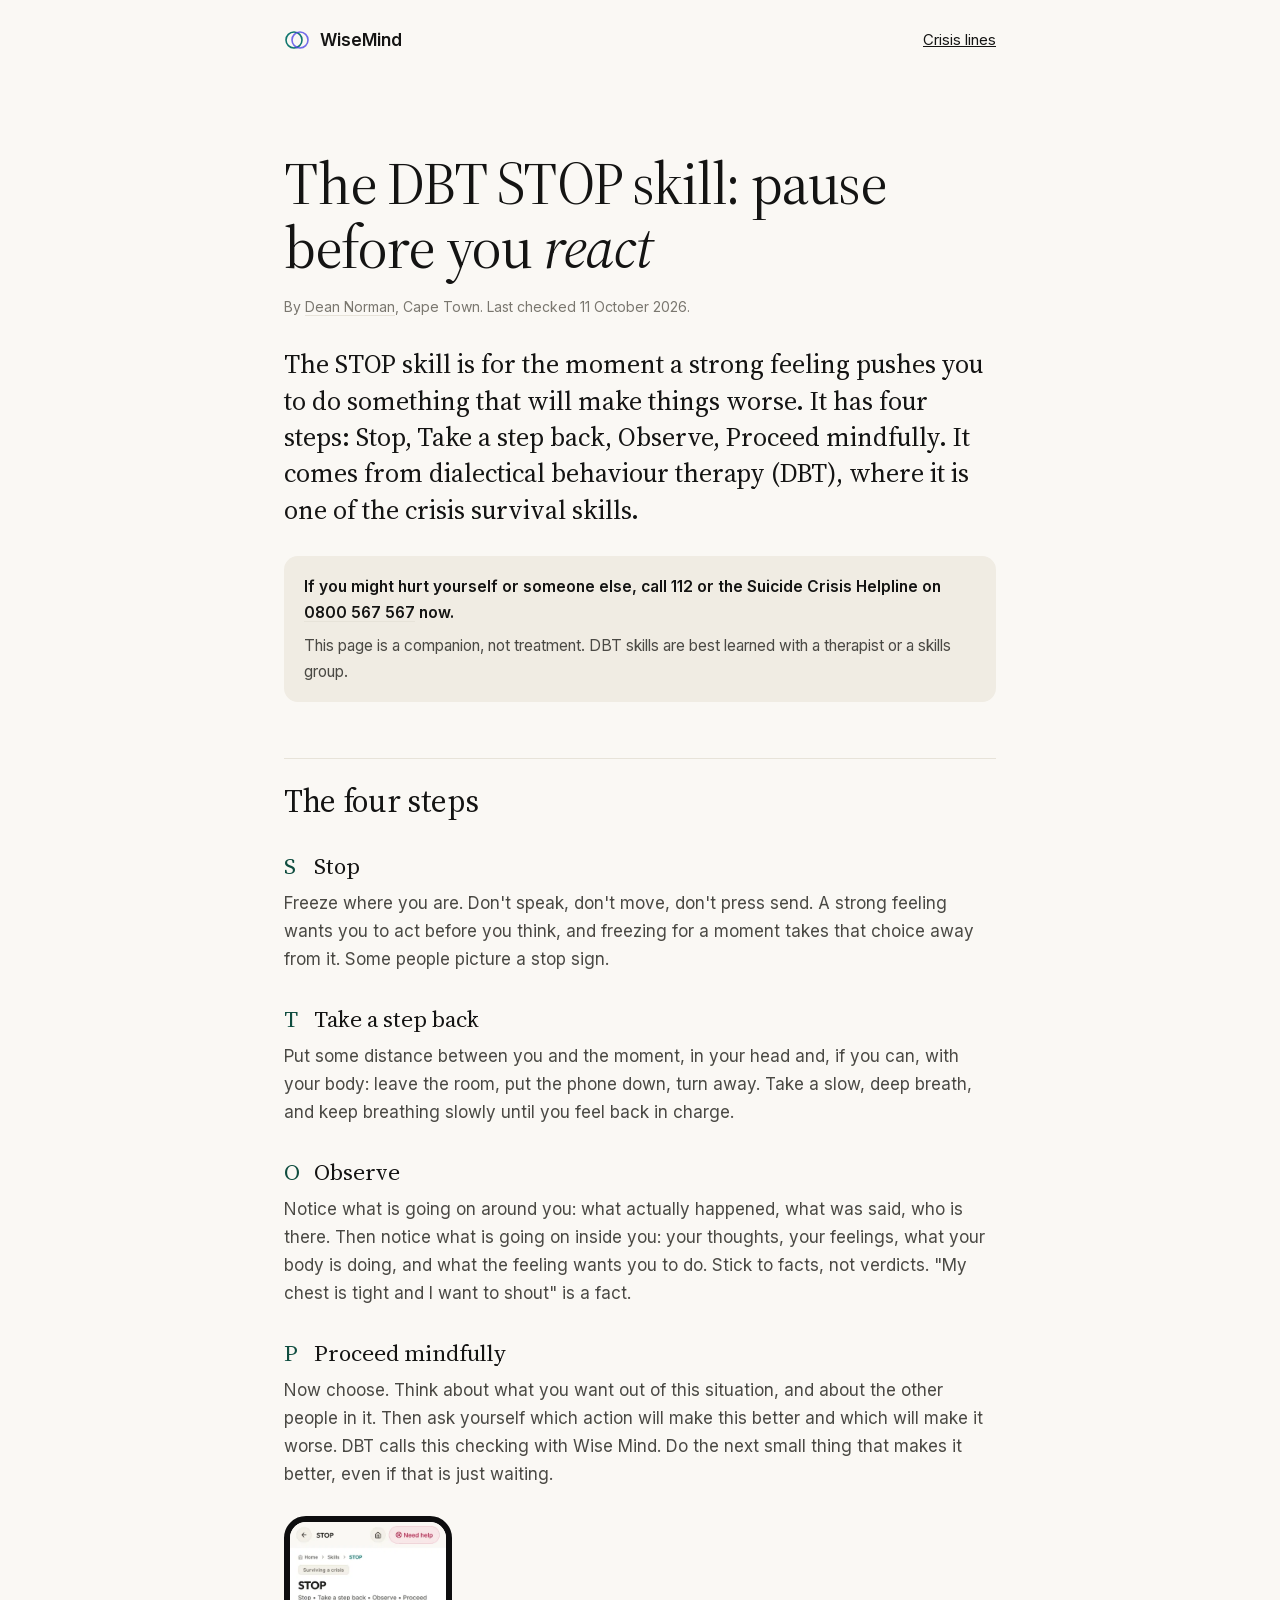
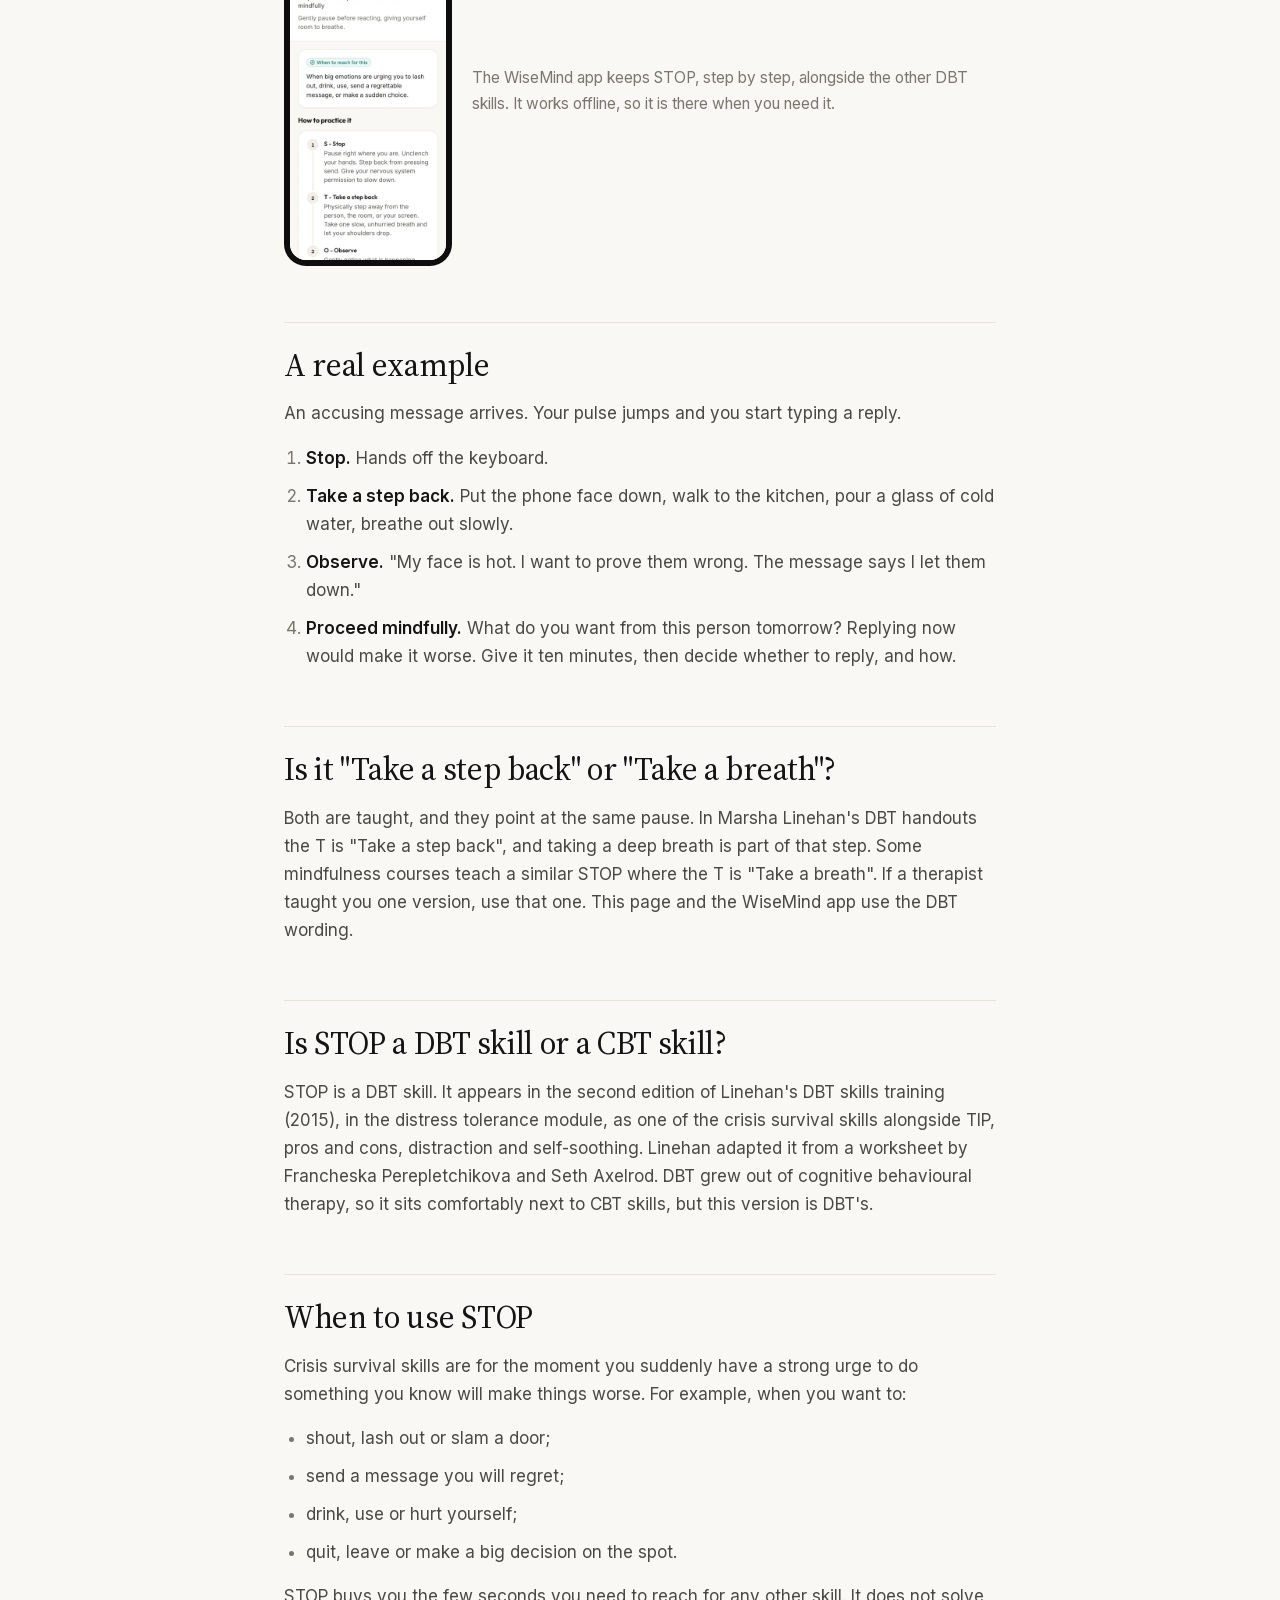
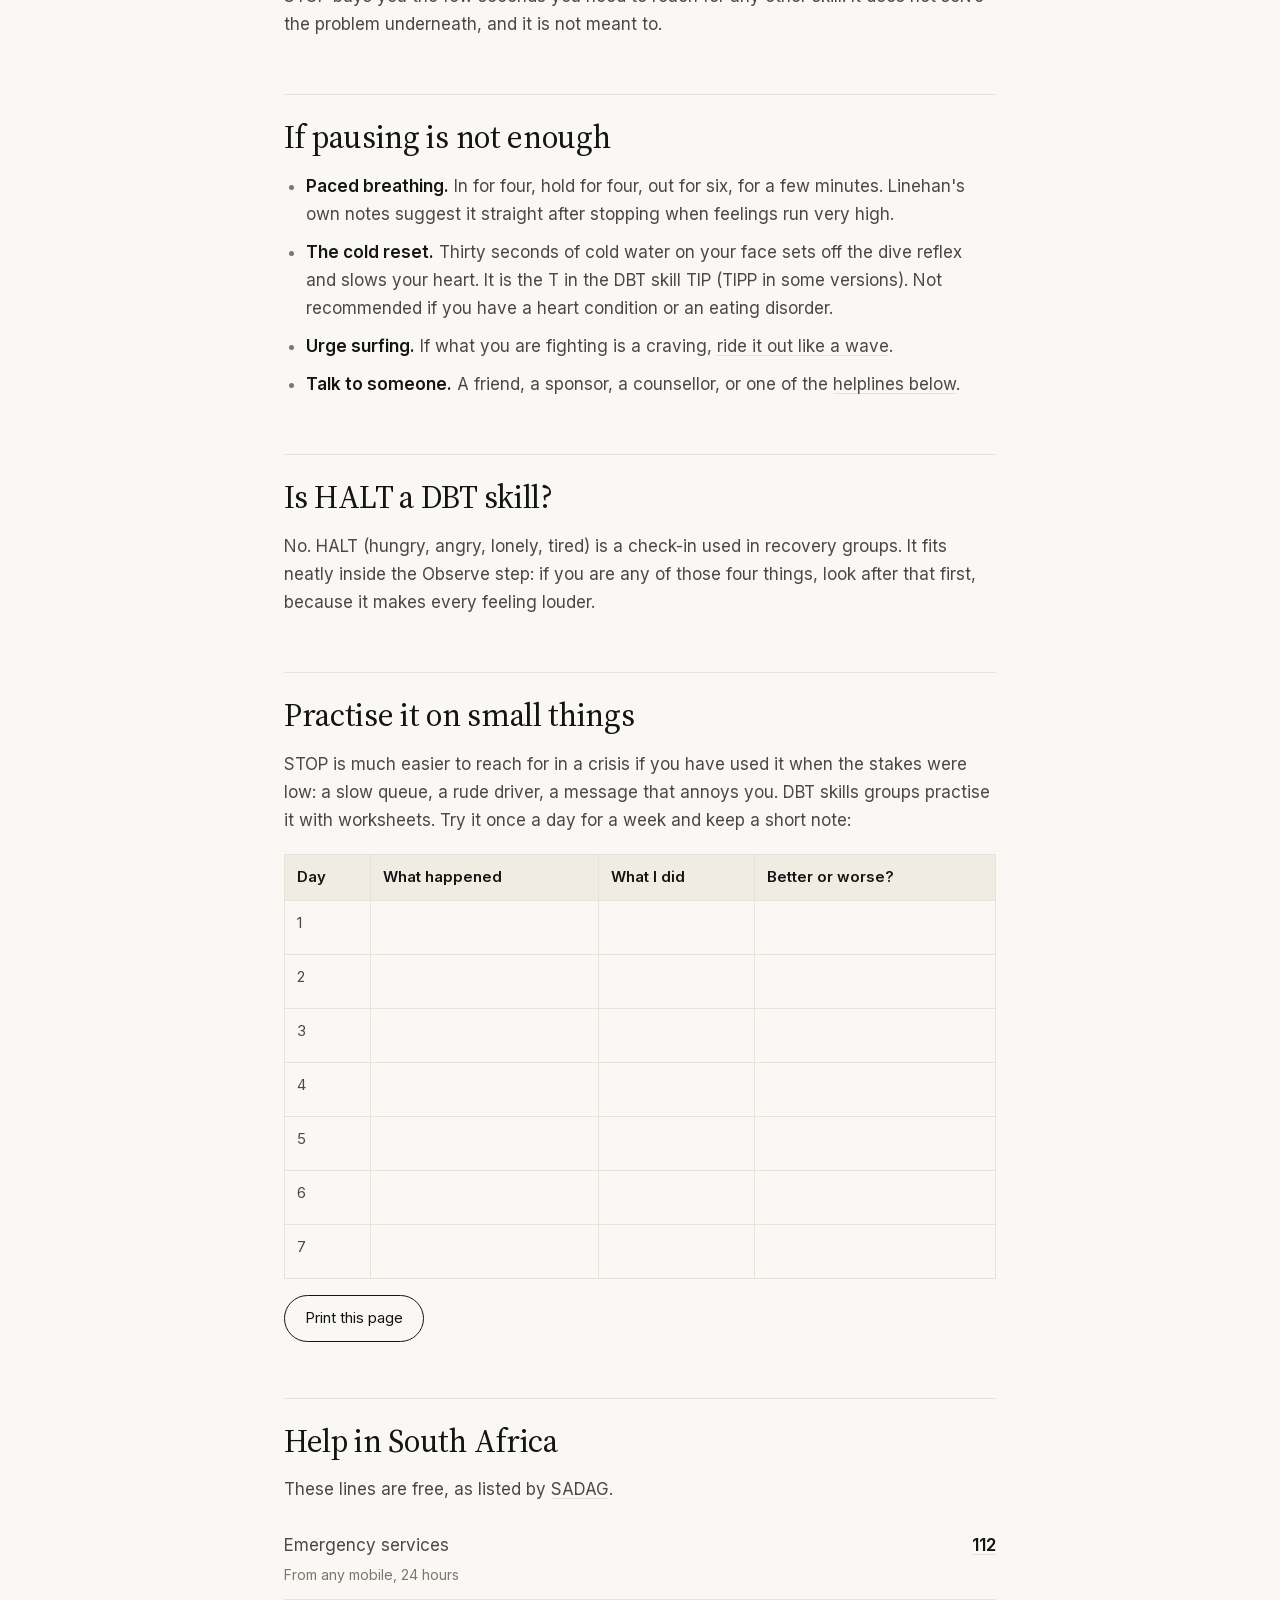
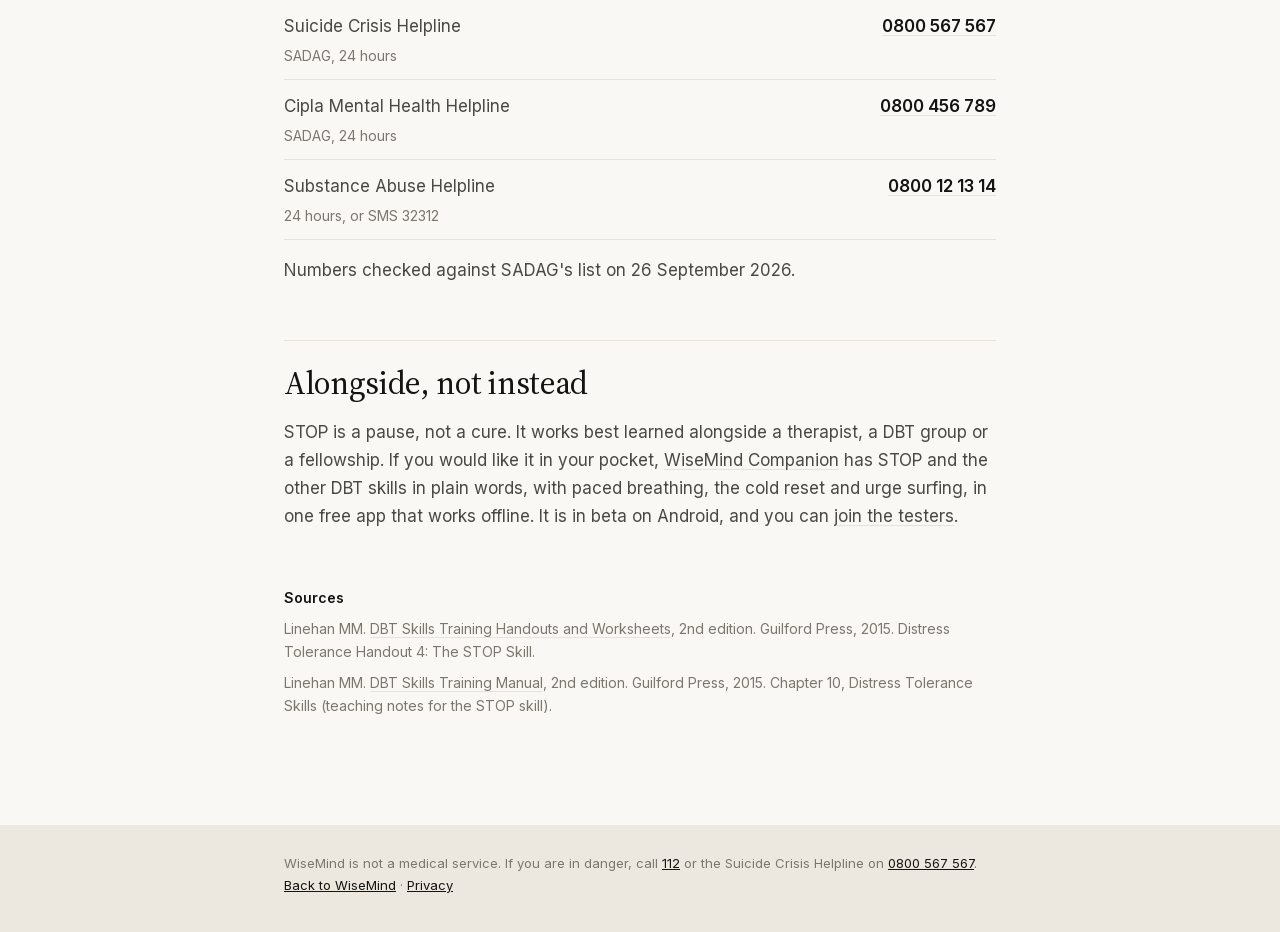
<file: dbt-stop-skill/index.html>
<!doctype html>
<html lang="en-ZA">
<head>
<meta charset="utf-8">
<!-- Google tag (gtag.js), fetched after the page has loaded -->
<script>
  addEventListener('load', function () {
    var s = document.createElement('script');
    s.async = true;
    s.src = 'https://www.googletagmanager.com/gtag/js?id=G-6JCVP7682J';
    document.head.appendChild(s);
  });
  window.dataLayer = window.dataLayer || [];
  function gtag(){dataLayer.push(arguments);}
  gtag('js', new Date());

  gtag('config', 'G-6JCVP7682J');
</script>
<meta name="viewport" content="width=device-width, initial-scale=1">
<title>How to Use the DBT STOP Skill in a Hard Moment: WiseMind</title>
<meta name="description" content="Stop, take a step back, observe, proceed mindfully: how the DBT STOP skill works in a hard moment, with a real example and what to try next. Read on.">
<link rel="canonical" href="https://deannorman.github.io/wisemind-site/dbt-stop-skill/">
<meta name="theme-color" content="#FAF8F4">
<link rel="icon" type="image/png" sizes="32x32" href="../assets/icons/icon-32.png">
<link rel="icon" type="image/png" sizes="192x192" href="../assets/icons/icon-192.png">
<link rel="apple-touch-icon" href="../assets/icons/icon-180.png">
<meta property="og:type" content="article">
<meta property="og:site_name" content="WiseMind">
<meta property="og:title" content="The DBT STOP skill: pause before you react">
<meta property="og:description" content="Stop, take a step back, observe, proceed mindfully. How the STOP skill works, a real example, and what to try when pausing is not enough.">
<meta property="og:url" content="https://deannorman.github.io/wisemind-site/dbt-stop-skill/">
<meta property="og:image" content="https://deannorman.github.io/wisemind-site/assets/img/og-image.jpg">
<meta property="og:image:width" content="1200">
<meta property="og:image:height" content="630">
<meta property="og:locale" content="en_ZA">
<meta name="twitter:card" content="summary_large_image">
<script type="application/ld+json">
{
  "@context": "https://schema.org",
  "@type": "Article",
  "@id": "https://deannorman.github.io/wisemind-site/dbt-stop-skill/#article",
  "headline": "The DBT STOP skill: pause before you react",
  "description": "Stop, take a step back, observe, proceed mindfully. How the DBT STOP skill works, a real example, and what to try when pausing is not enough.",
  "url": "https://deannorman.github.io/wisemind-site/dbt-stop-skill/",
  "mainEntityOfPage": "https://deannorman.github.io/wisemind-site/dbt-stop-skill/",
  "inLanguage": "en-ZA",
  "datePublished": "2026-10-11",
  "dateModified": "2026-10-11",
  "image": "https://deannorman.github.io/wisemind-site/assets/img/og-image.jpg",
  "author": { "@id": "https://deannorman.github.io/wisemind-site/#dean" },
  "publisher": { "@id": "https://deannorman.github.io/wisemind-site/#org" },
  "about": "STOP skill (dialectical behaviour therapy)",
  "citation": [
    "Linehan MM. DBT Skills Training Handouts and Worksheets, Second Edition. Guilford Press; 2015. Distress Tolerance Handout 4: The STOP Skill.",
    "Linehan MM. DBT Skills Training Manual, Second Edition. Guilford Press; 2015. Chapter 10, Distress Tolerance Skills."
  ]
}
</script>
<style>
  @font-face { font-family: 'Inter'; font-style: normal; font-weight: 400 600; font-display: swap; src: url(../assets/fonts/inter-latin.woff2) format('woff2'); }
  @font-face { font-family: 'Source Serif 4'; font-style: normal; font-weight: 400; font-display: swap; src: url(../assets/fonts/source-serif-4-latin.woff2) format('woff2'); }
  @font-face { font-family: 'Source Serif 4'; font-style: italic; font-weight: 400; font-display: swap; src: url(../assets/fonts/source-serif-4-italic-latin.woff2) format('woff2'); }
  :root { --bg: #FAF8F4; --ink: #141413; --body: #4A4944; --muted: #7A776F; --line: #E7E3D9; --accent: #0F4D3F; --soft: #F0ECE3; }
  * { box-sizing: border-box; margin: 0; padding: 0; }
  html { -webkit-font-smoothing: antialiased; }
  body { background: var(--bg); color: var(--body); font: 400 17px/1.65 'Inter', system-ui, sans-serif; }
  a { color: inherit; }
  .nav { max-width: 760px; margin: 0 auto; padding: 18px 24px; display: flex; align-items: center; justify-content: space-between; gap: 16px; }
  .brand { display: inline-flex; align-items: center; gap: 10px; font-weight: 600; color: var(--ink); text-decoration: none; }
  .nav-help { font-size: 15px; color: var(--ink); min-height: 44px; display: inline-flex; align-items: center; }
  main { max-width: 760px; margin: 0 auto; padding: clamp(40px, 8vh, 80px) 24px clamp(64px, 12vh, 120px); }
  h1 { font: 400 clamp(38px, 6vw, 60px)/1.06 'Source Serif 4', Georgia, serif; color: var(--ink); letter-spacing: -0.02em; }
  h1 em { font-style: italic; }
  .byline { margin-top: 16px; font-size: 14px; color: var(--muted); }
  .lede { margin-top: 28px; font: 400 clamp(21px, 2.2vw, 26px)/1.4 'Source Serif 4', Georgia, serif; color: var(--ink); }
  .note { margin-top: 28px; padding: 18px 20px; border-radius: 14px; background: var(--soft); font-size: 15.5px; }
  .note p { margin-top: 0; }
  .note p + p { margin-top: 8px; }
  h2 { margin-top: 56px; padding-top: 24px; border-top: 1px solid var(--line); font: 400 clamp(26px, 2.6vw, 32px)/1.15 'Source Serif 4', Georgia, serif; color: var(--ink); letter-spacing: -0.01em; }
  h3 { margin-top: 32px; font: 400 23px/1.25 'Source Serif 4', Georgia, serif; color: var(--ink); }
  h3 .letter { display: inline-block; min-width: 1.3em; color: var(--accent); }
  p, ul, ol { margin-top: 16px; }
  h3 + p { margin-top: 8px; }
  ul, ol { padding-left: 1.3em; }
  li + li { margin-top: 10px; }
  li::marker { color: var(--muted); }
  strong { color: var(--ink); font-weight: 600; }
  main a { text-decoration: underline; text-underline-offset: 3px; text-decoration-color: var(--line); }
  main a:hover { color: var(--accent); text-decoration-color: currentColor; }
  .shot { margin-top: 28px; display: flex; gap: 20px; align-items: center; }
  .shot img { width: 168px; height: auto; border-radius: 22px; border: 6px solid #0E0E0F; flex: none; }
  .shot p { margin-top: 0; font-size: 15.5px; color: var(--muted); }
  .lines { list-style: none; padding: 0; }
  .lines li { display: flex; flex-wrap: wrap; justify-content: space-between; gap: 4px 16px; padding: 12px 0; border-bottom: 1px solid var(--line); }
  .lines li + li { margin-top: 0; }
  .lines a { font-weight: 600; color: var(--ink); white-space: nowrap; }
  .lines small { flex-basis: 100%; font-size: 14px; color: var(--muted); }
  .log { width: 100%; margin-top: 20px; border-collapse: collapse; font-size: 15px; }
  .log th, .log td { border: 1px solid var(--line); padding: 10px 12px; text-align: left; vertical-align: top; }
  .log th { color: var(--ink); font-weight: 600; background: var(--soft); }
  .log td { height: 54px; }
  .print { margin-top: 16px; font: inherit; font-size: 15px; color: var(--ink); background: none; border: 1.5px solid var(--ink); border-radius: 999px; padding: 10px 20px; min-height: 44px; cursor: pointer; }
  .print:hover { color: var(--accent); border-color: var(--accent); }
  .sources { margin-top: 56px; font-size: 14px; color: var(--muted); }
  .sources p { margin-top: 8px; }
  @media (max-width: 520px) { .shot { flex-direction: column; align-items: flex-start; } .log { font-size: 13.5px; } .log th, .log td { padding: 8px; } }
  footer { background: #ECE8DF; }
  .legal { max-width: 760px; margin: 0 auto; padding: 28px 24px 36px; font-size: 13px; color: var(--muted); }
  .legal a { color: var(--ink); }
  @media print {
    body { background: #fff; font-size: 12pt; }
    .nav, .shot, .print, footer { display: none; }
    main { padding: 0; max-width: none; }
    h2 { break-after: avoid; }
    .log { break-inside: avoid; }
    main a { text-decoration: none; }
  }
</style>
</head>
<body>

<nav class="nav">
  <a class="brand" href="../">
    <svg width="26" height="26" viewBox="0 0 26 26" aria-hidden="true"><circle cx="10" cy="13" r="8" fill="none" stroke="#0F766E" stroke-width="1.6"/><circle cx="16" cy="13" r="8" fill="none" stroke="#4F46E5" stroke-width="1.6" opacity=".8"/></svg>
    WiseMind
  </a>
  <a class="nav-help" href="#help">Crisis lines</a>
</nav>

<main>
  <h1>The DBT STOP skill: pause before you <em>react</em></h1>
  <p class="byline">By <a href="../#why">Dean Norman</a>, Cape Town. Last checked 11 October 2026.</p>

  <p class="lede">The STOP skill is for the moment a strong feeling pushes you to do something that will make things worse. It has four steps: Stop, Take a step back, Observe, Proceed mindfully. It comes from dialectical behaviour therapy (DBT), where it is one of the crisis survival skills.</p>

  <div class="note">
    <p><strong>If you might hurt yourself or someone else, call 112 or the Suicide Crisis Helpline on <a href="tel:0800567567">0800 567 567</a> now.</strong></p>
    <p>This page is a companion, not treatment. DBT skills are best learned with a therapist or a skills group.</p>
  </div>

  <h2 id="steps">The four steps</h2>

  <h3><span class="letter">S</span>Stop</h3>
  <p>Freeze where you are. Don't speak, don't move, don't press send. A strong feeling wants you to act before you think, and freezing for a moment takes that choice away from it. Some people picture a stop sign.</p>

  <h3><span class="letter">T</span>Take a step back</h3>
  <p>Put some distance between you and the moment, in your head and, if you can, with your body: leave the room, put the phone down, turn away. Take a slow, deep breath, and keep breathing slowly until you feel back in charge.</p>

  <h3><span class="letter">O</span>Observe</h3>
  <p>Notice what is going on around you: what actually happened, what was said, who is there. Then notice what is going on inside you: your thoughts, your feelings, what your body is doing, and what the feeling wants you to do. Stick to facts, not verdicts. "My chest is tight and I want to shout" is a fact.</p>

  <h3><span class="letter">P</span>Proceed mindfully</h3>
  <p>Now choose. Think about what you want out of this situation, and about the other people in it. Then ask yourself which action will make this better and which will make it worse. DBT calls this checking with Wise Mind. Do the next small thing that makes it better, even if that is just waiting.</p>

  <div class="shot">
    <img src="../assets/screens/08-skill-stop-400.webp" srcset="../assets/screens/08-skill-stop-400.webp 400w, ../assets/screens/08-skill-stop-640.webp 640w" sizes="168px" width="400" height="866" alt="The DBT STOP skill in the WiseMind app, with its four steps">
    <p>The WiseMind app keeps STOP, step by step, alongside the other DBT skills. It works offline, so it is there when you need it.</p>
  </div>

  <h2>A real example</h2>
  <p>An accusing message arrives. Your pulse jumps and you start typing a reply.</p>
  <ol>
    <li><strong>Stop.</strong> Hands off the keyboard.</li>
    <li><strong>Take a step back.</strong> Put the phone face down, walk to the kitchen, pour a glass of cold water, breathe out slowly.</li>
    <li><strong>Observe.</strong> "My face is hot. I want to prove them wrong. The message says I let them down."</li>
    <li><strong>Proceed mindfully.</strong> What do you want from this person tomorrow? Replying now would make it worse. Give it ten minutes, then decide whether to reply, and how.</li>
  </ol>

  <h2>Is it "Take a step back" or "Take a breath"?</h2>
  <p>Both are taught, and they point at the same pause. In Marsha Linehan's DBT handouts the T is "Take a step back", and taking a deep breath is part of that step. Some mindfulness courses teach a similar STOP where the T is "Take a breath". If a therapist taught you one version, use that one. This page and the WiseMind app use the DBT wording.</p>

  <h2>Is STOP a DBT skill or a CBT skill?</h2>
  <p>STOP is a DBT skill. It appears in the second edition of Linehan's DBT skills training (2015), in the distress tolerance module, as one of the crisis survival skills alongside TIP, pros and cons, distraction and self-soothing. Linehan adapted it from a worksheet by Francheska Perepletchikova and Seth Axelrod. DBT grew out of cognitive behavioural therapy, so it sits comfortably next to CBT skills, but this version is DBT's.</p>

  <h2>When to use STOP</h2>
  <p>Crisis survival skills are for the moment you suddenly have a strong urge to do something you know will make things worse. For example, when you want to:</p>
  <ul>
    <li>shout, lash out or slam a door;</li>
    <li>send a message you will regret;</li>
    <li>drink, use or hurt yourself;</li>
    <li>quit, leave or make a big decision on the spot.</li>
  </ul>
  <p>STOP buys you the few seconds you need to reach for any other skill. It does not solve the problem underneath, and it is not meant to.</p>

  <h2>If pausing is not enough</h2>
  <ul>
    <li><strong>Paced breathing.</strong> In for four, hold for four, out for six, for a few minutes. Linehan's own notes suggest it straight after stopping when feelings run very high.</li>
    <li><strong>The cold reset.</strong> Thirty seconds of cold water on your face sets off the dive reflex and slows your heart. It is the T in the DBT skill TIP (TIPP in some versions). Not recommended if you have a heart condition or an eating disorder.</li>
    <li><strong>Urge surfing.</strong> If what you are fighting is a craving, <a href="../urge-surfing/">ride it out like a wave</a>.</li>
    <li><strong>Talk to someone.</strong> A friend, a sponsor, a counsellor, or one of the <a href="#help">helplines below</a>.</li>
  </ul>

  <h2>Is HALT a DBT skill?</h2>
  <p>No. HALT (hungry, angry, lonely, tired) is a check-in used in recovery groups. It fits neatly inside the Observe step: if you are any of those four things, look after that first, because it makes every feeling louder.</p>

  <h2 id="practise">Practise it on small things</h2>
  <p>STOP is much easier to reach for in a crisis if you have used it when the stakes were low: a slow queue, a rude driver, a message that annoys you. DBT skills groups practise it with worksheets. Try it once a day for a week and keep a short note:</p>
  <table class="log">
    <thead><tr><th scope="col">Day</th><th scope="col">What happened</th><th scope="col">What I did</th><th scope="col">Better or worse?</th></tr></thead>
    <tbody>
      <tr><td>1</td><td></td><td></td><td></td></tr>
      <tr><td>2</td><td></td><td></td><td></td></tr>
      <tr><td>3</td><td></td><td></td><td></td></tr>
      <tr><td>4</td><td></td><td></td><td></td></tr>
      <tr><td>5</td><td></td><td></td><td></td></tr>
      <tr><td>6</td><td></td><td></td><td></td></tr>
      <tr><td>7</td><td></td><td></td><td></td></tr>
    </tbody>
  </table>
  <button class="print" type="button" onclick="window.print()">Print this page</button>

  <h2 id="help">Help in South Africa</h2>
  <p>These lines are free, as listed by <a href="https://www.sadag.org/index.php?option=com_content&amp;view=article&amp;id=3&amp;Itemid=191" rel="noopener">SADAG</a>.</p>
  <ul class="lines">
    <li><span>Emergency services</span><a href="tel:112">112</a><small>From any mobile, 24 hours</small></li>
    <li><span>Suicide Crisis Helpline</span><a href="tel:0800567567">0800 567 567</a><small>SADAG, 24 hours</small></li>
    <li><span>Cipla Mental Health Helpline</span><a href="tel:0800456789">0800 456 789</a><small>SADAG, 24 hours</small></li>
    <li><span>Substance Abuse Helpline</span><a href="tel:0800121314">0800 12 13 14</a><small>24 hours, or SMS 32312</small></li>
  </ul>
  <p>Numbers checked against SADAG's list on 26 September 2026.</p>

  <h2>Alongside, not instead</h2>
  <p>STOP is a pause, not a cure. It works best learned alongside a therapist, a DBT group or a fellowship. If you would like it in your pocket, <a href="../">WiseMind Companion</a> has STOP and the other DBT skills in plain words, with paced breathing, the cold reset and urge surfing, in one free app that works offline. It is in beta on Android, and you can <a href="../#beta">join the testers</a>.</p>

  <div class="sources">
    <p><strong>Sources</strong></p>
    <p>Linehan MM. <a href="https://www.guilford.com/books/DBT-Skills-Training-Handouts-and-Worksheets/Marsha-Linehan/9781572307810" rel="noopener">DBT Skills Training Handouts and Worksheets</a>, 2nd edition. Guilford Press, 2015. Distress Tolerance Handout 4: The STOP Skill.</p>
    <p>Linehan MM. <a href="https://www.guilford.com/books/DBT-Skills-Training-Manual/Marsha-Linehan/9781462516995" rel="noopener">DBT Skills Training Manual</a>, 2nd edition. Guilford Press, 2015. Chapter 10, Distress Tolerance Skills (teaching notes for the STOP skill).</p>
  </div>
</main>

<footer>
  <p class="legal">WiseMind is not a medical service. If you are in danger, call <a href="tel:112">112</a> or the Suicide Crisis Helpline on <a href="tel:0800567567">0800 567 567</a>. <a href="../">Back to WiseMind</a> · <a href="../privacy.html">Privacy</a></p>
</footer>

</body>
</html>
</file>
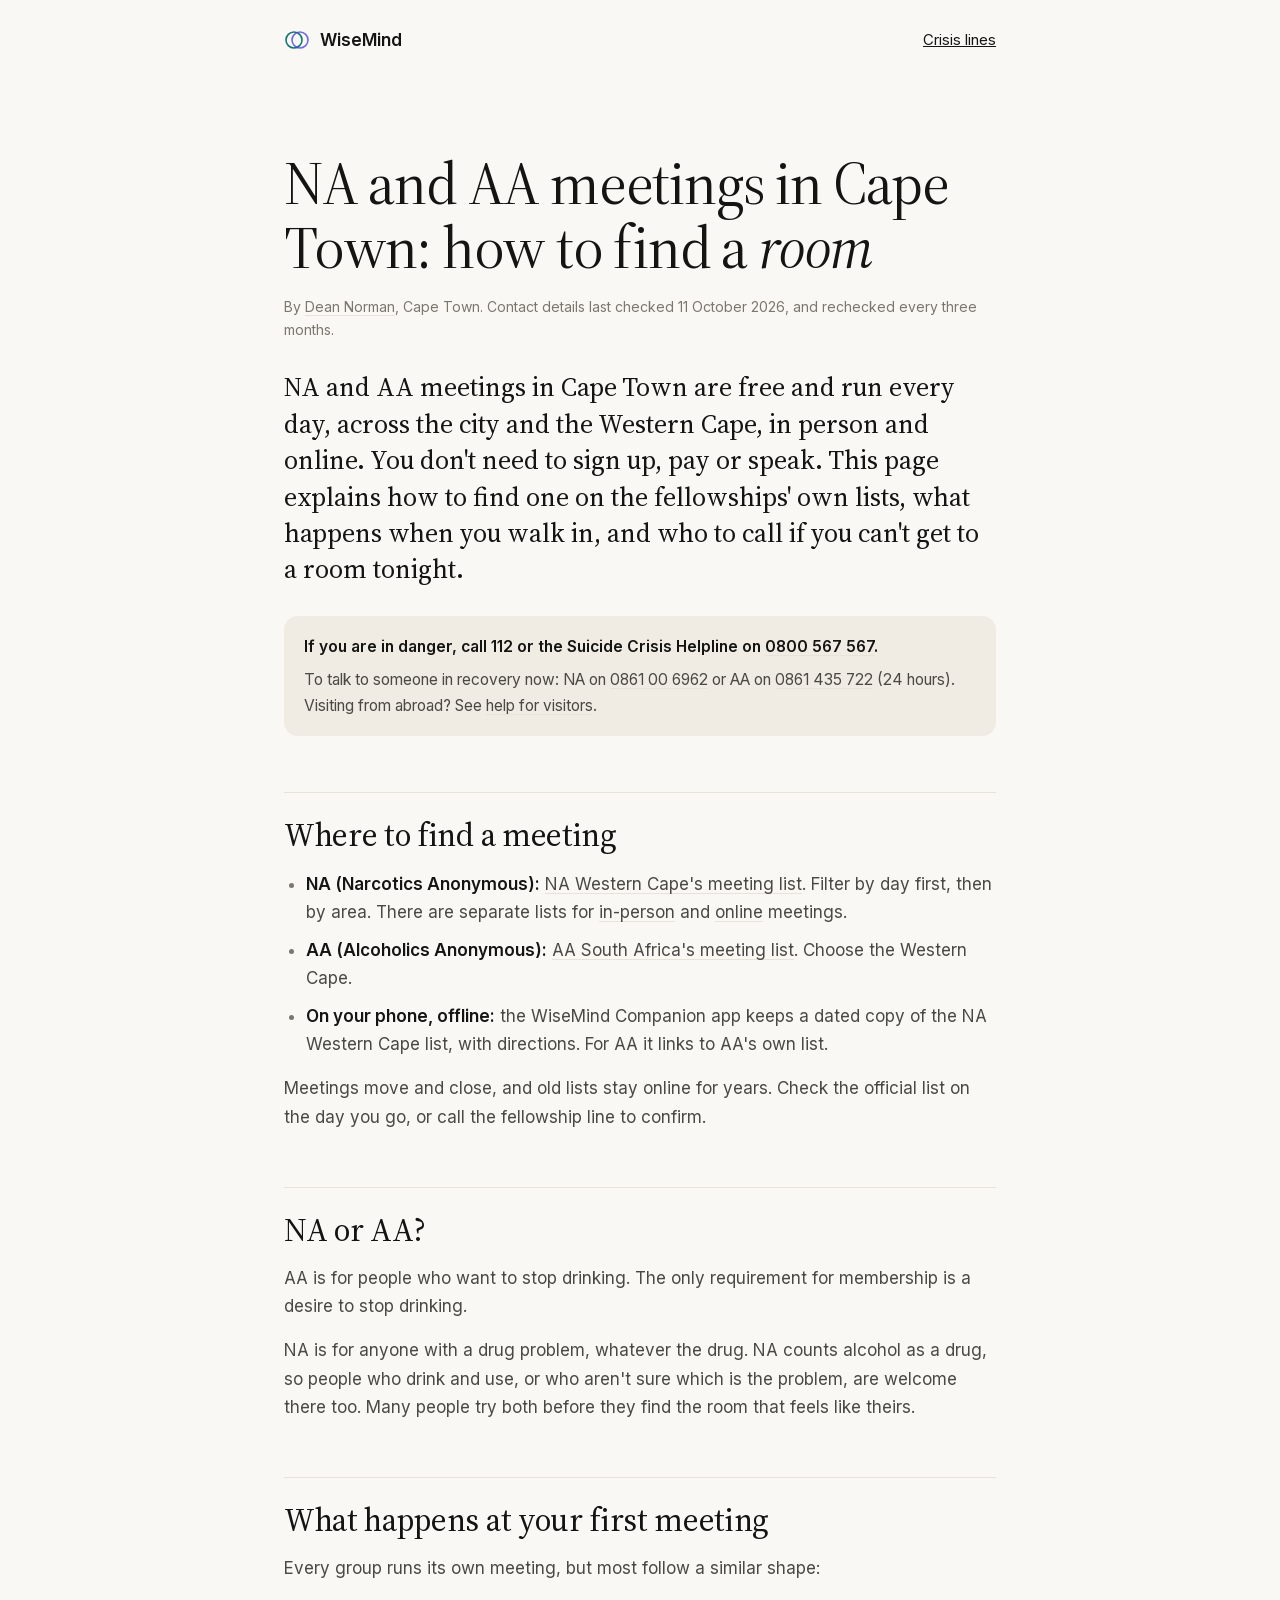
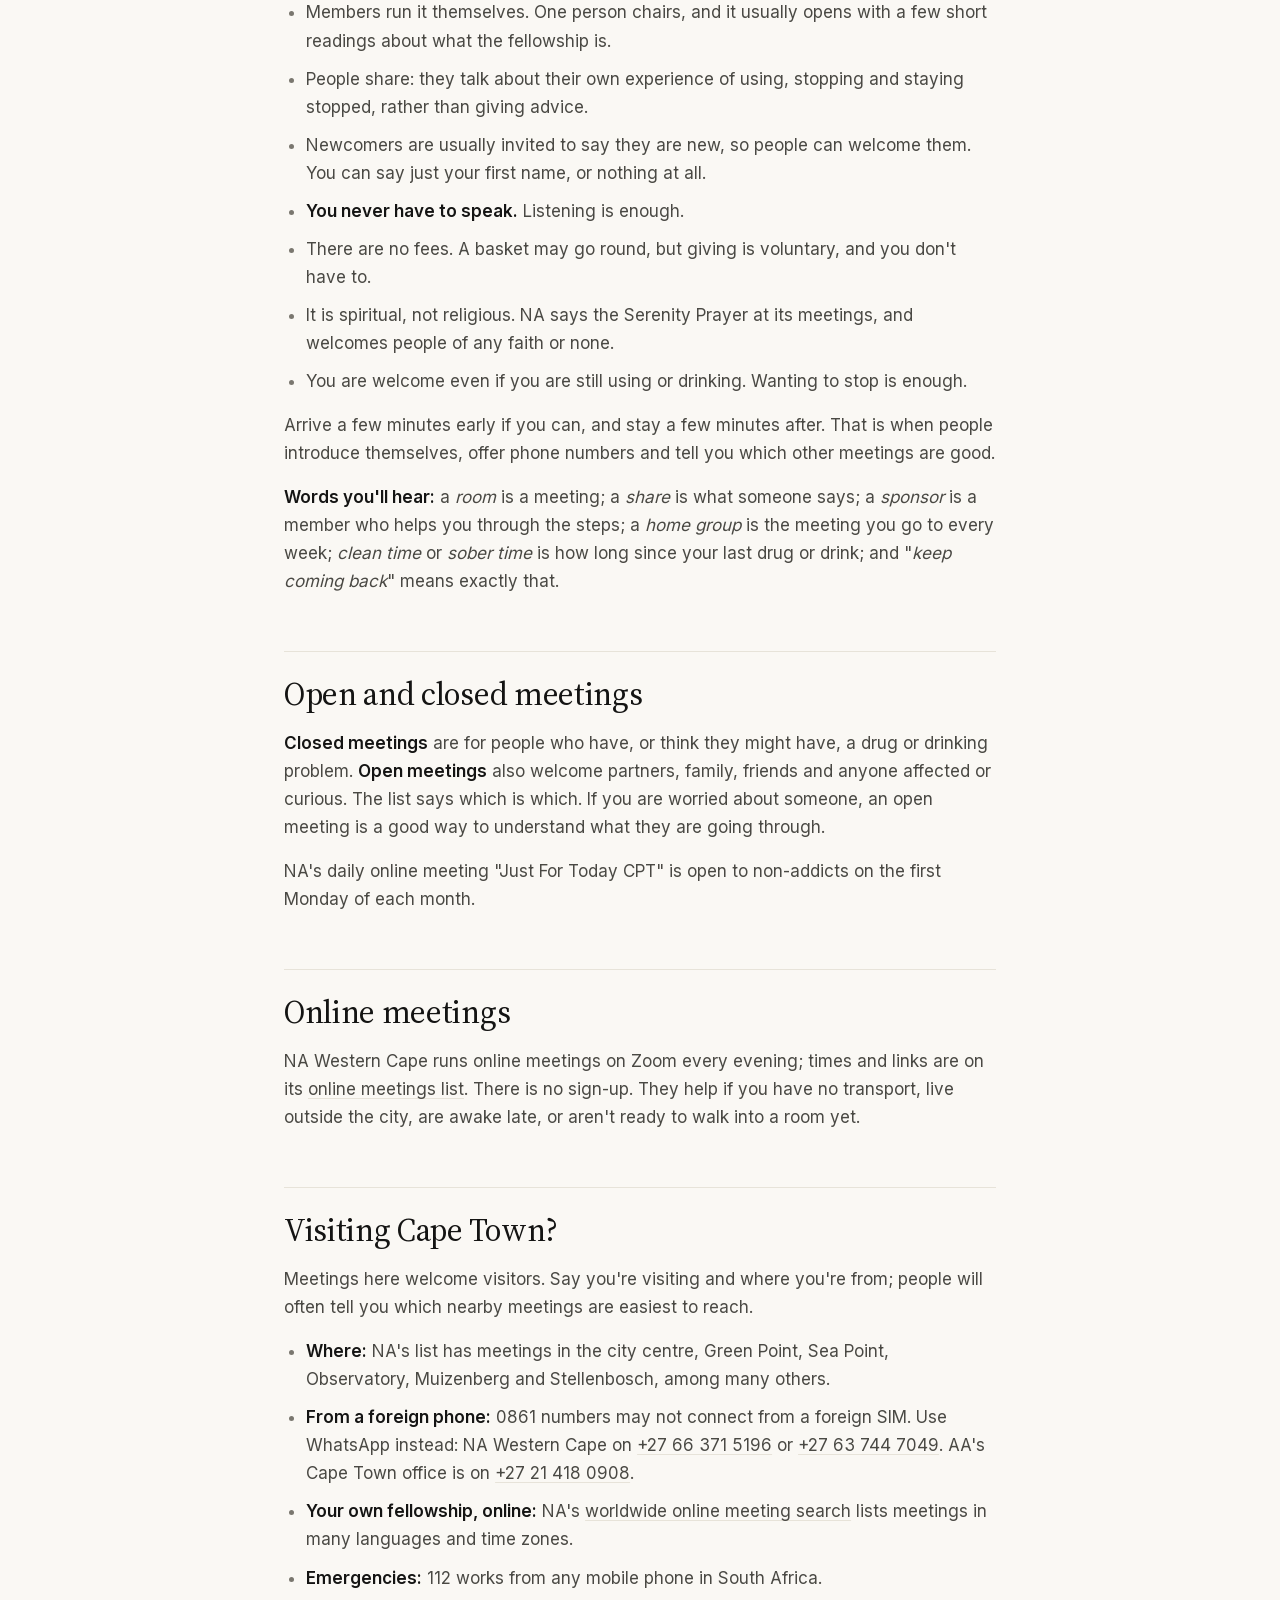
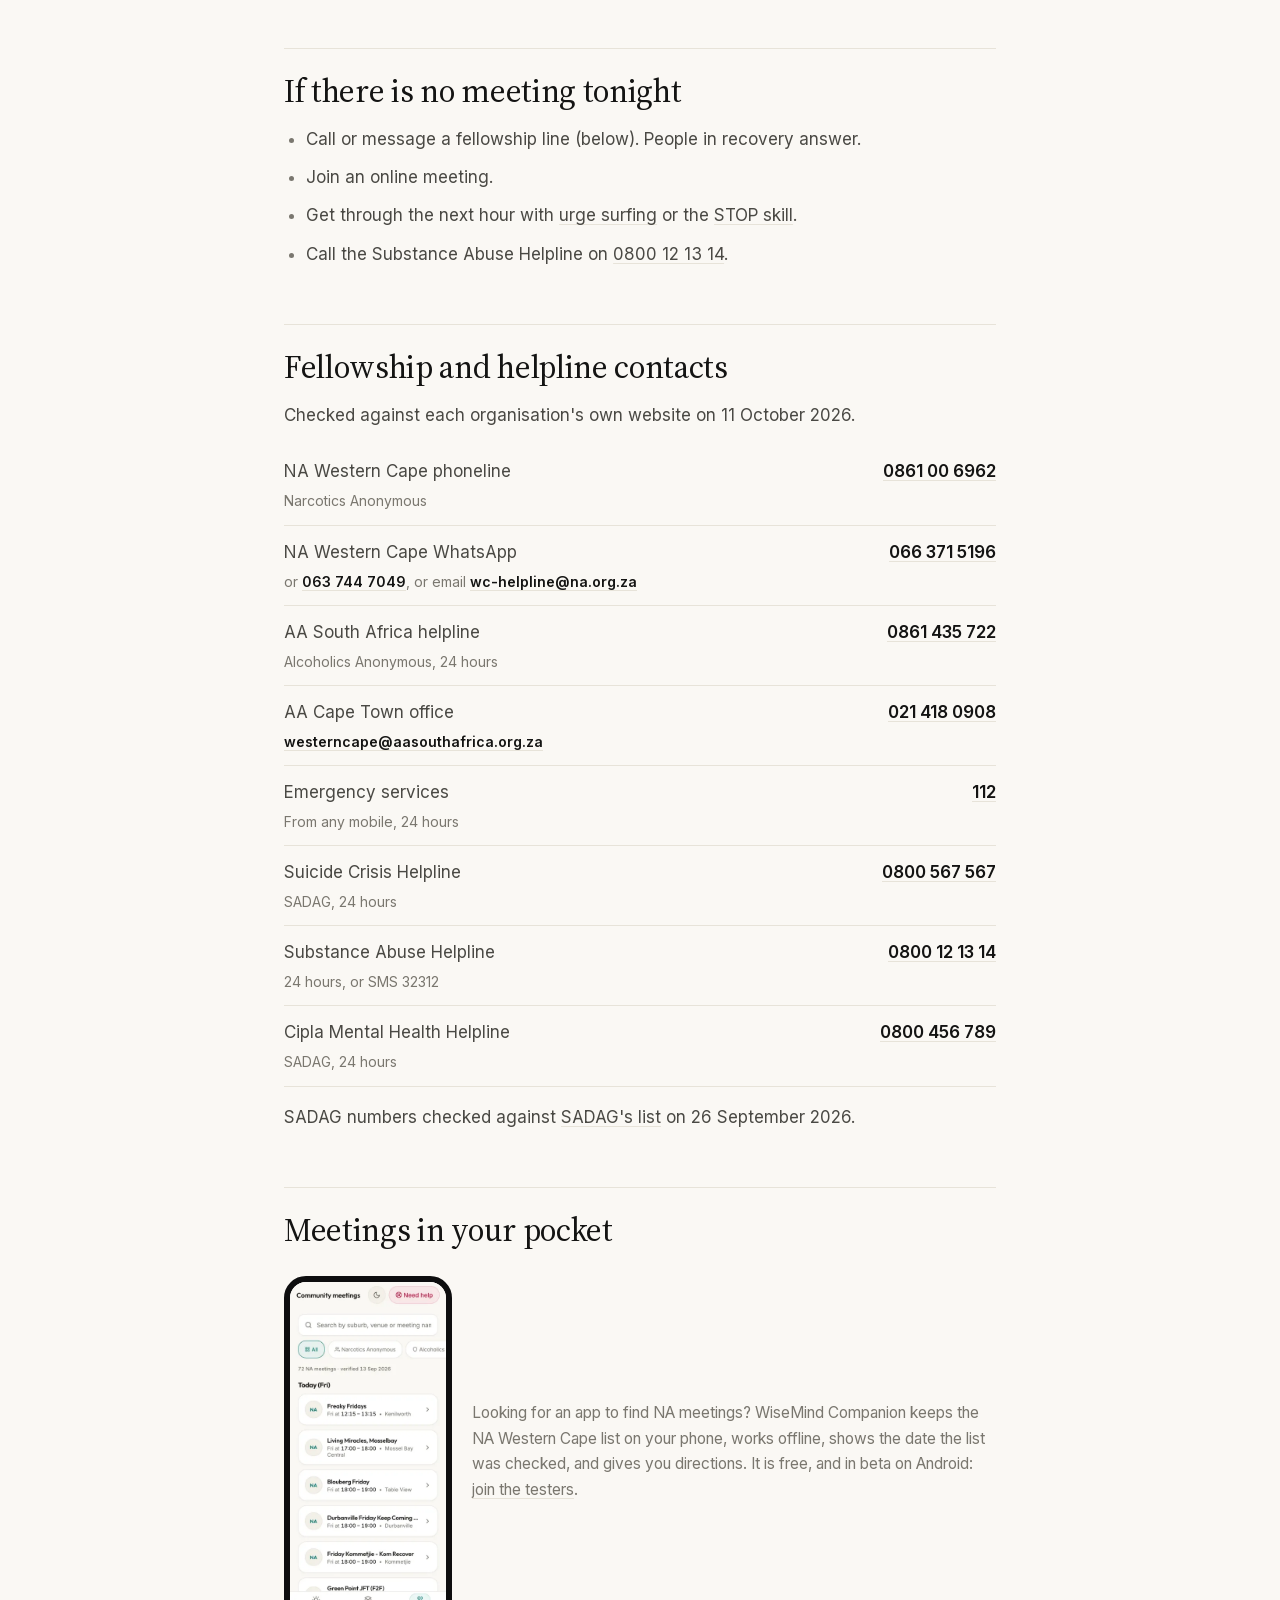
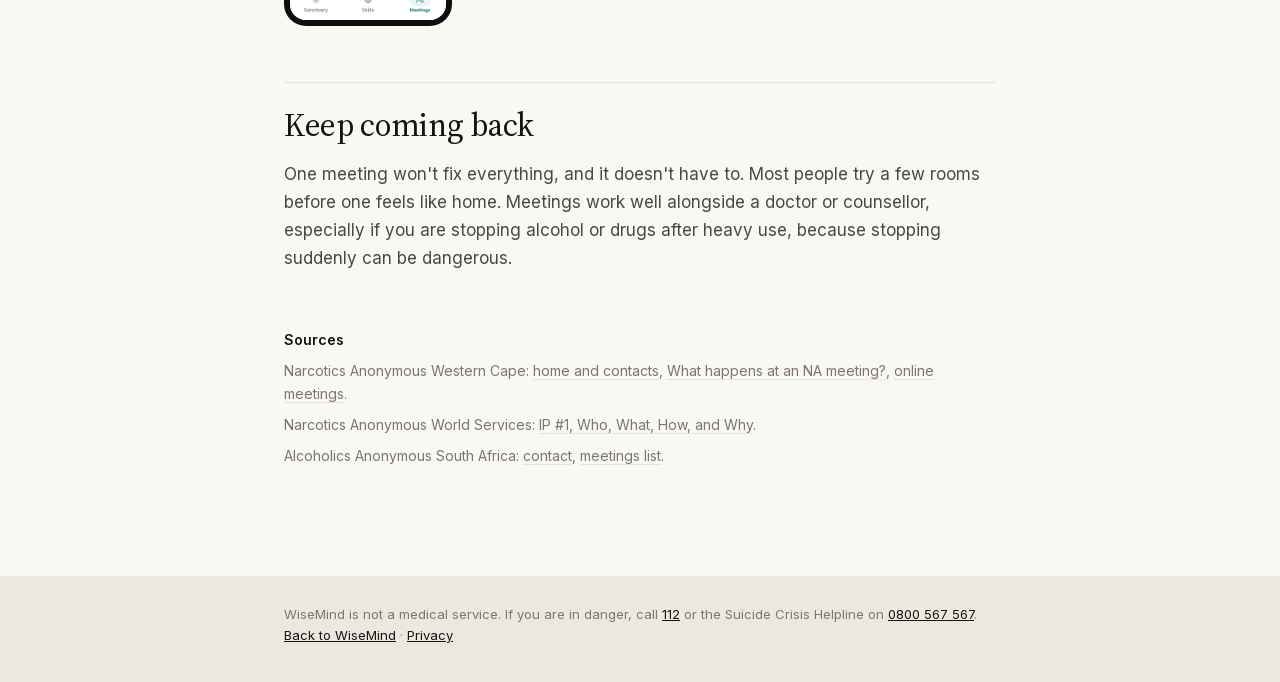
<file: meetings-cape-town/index.html>
<!doctype html>
<html lang="en-ZA">
<head>
<meta charset="utf-8">
<!-- Google tag (gtag.js), fetched after the page has loaded -->
<script>
  addEventListener('load', function () {
    var s = document.createElement('script');
    s.async = true;
    s.src = 'https://www.googletagmanager.com/gtag/js?id=G-6JCVP7682J';
    document.head.appendChild(s);
  });
  window.dataLayer = window.dataLayer || [];
  function gtag(){dataLayer.push(arguments);}
  gtag('js', new Date());

  gtag('config', 'G-6JCVP7682J');
</script>
<meta name="viewport" content="width=device-width, initial-scale=1">
<title>NA and AA Meetings in Cape Town: Find a Room: WiseMind</title>
<meta name="description" content="Free NA and AA meetings run every day across Cape Town and the Western Cape. Where to find one, what happens at your first, and who to call tonight.">
<link rel="canonical" href="https://deannorman.github.io/wisemind-site/meetings-cape-town/">
<meta name="theme-color" content="#FAF8F4">
<link rel="icon" type="image/png" sizes="32x32" href="../assets/icons/icon-32.png">
<link rel="icon" type="image/png" sizes="192x192" href="../assets/icons/icon-192.png">
<link rel="apple-touch-icon" href="../assets/icons/icon-180.png">
<meta property="og:type" content="article">
<meta property="og:site_name" content="WiseMind">
<meta property="og:title" content="NA and AA meetings in Cape Town: how to find a room">
<meta property="og:description" content="Where to find a free NA or AA meeting in Cape Town and the Western Cape, what happens at your first, and who to call tonight.">
<meta property="og:url" content="https://deannorman.github.io/wisemind-site/meetings-cape-town/">
<meta property="og:image" content="https://deannorman.github.io/wisemind-site/assets/img/og-image.jpg">
<meta property="og:image:width" content="1200">
<meta property="og:image:height" content="630">
<meta property="og:locale" content="en_ZA">
<meta name="twitter:card" content="summary_large_image">
<script type="application/ld+json">
{
  "@context": "https://schema.org",
  "@type": "Article",
  "@id": "https://deannorman.github.io/wisemind-site/meetings-cape-town/#article",
  "headline": "NA and AA meetings in Cape Town: how to find a room",
  "description": "Where to find a free NA or AA meeting in Cape Town and the Western Cape, what happens at your first, open and closed meetings, online meetings, help for visitors, and who to call tonight.",
  "url": "https://deannorman.github.io/wisemind-site/meetings-cape-town/",
  "mainEntityOfPage": "https://deannorman.github.io/wisemind-site/meetings-cape-town/",
  "inLanguage": "en-ZA",
  "datePublished": "2026-10-11",
  "dateModified": "2026-10-11",
  "image": "https://deannorman.github.io/wisemind-site/assets/img/og-image.jpg",
  "author": { "@id": "https://deannorman.github.io/wisemind-site/#dean" },
  "publisher": { "@id": "https://deannorman.github.io/wisemind-site/#org" },
  "about": ["Narcotics Anonymous meetings", "Alcoholics Anonymous meetings"],
  "spatialCoverage": { "@type": "Place", "name": "Cape Town and the Western Cape, South Africa" }
}
</script>
<style>
  @font-face { font-family: 'Inter'; font-style: normal; font-weight: 400 600; font-display: swap; src: url(../assets/fonts/inter-latin.woff2) format('woff2'); }
  @font-face { font-family: 'Source Serif 4'; font-style: normal; font-weight: 400; font-display: swap; src: url(../assets/fonts/source-serif-4-latin.woff2) format('woff2'); }
  @font-face { font-family: 'Source Serif 4'; font-style: italic; font-weight: 400; font-display: swap; src: url(../assets/fonts/source-serif-4-italic-latin.woff2) format('woff2'); }
  :root { --bg: #FAF8F4; --ink: #141413; --body: #4A4944; --muted: #7A776F; --line: #E7E3D9; --accent: #0F4D3F; --soft: #F0ECE3; }
  * { box-sizing: border-box; margin: 0; padding: 0; }
  html { -webkit-font-smoothing: antialiased; }
  body { background: var(--bg); color: var(--body); font: 400 17px/1.65 'Inter', system-ui, sans-serif; }
  a { color: inherit; }
  .nav { max-width: 760px; margin: 0 auto; padding: 18px 24px; display: flex; align-items: center; justify-content: space-between; gap: 16px; }
  .brand { display: inline-flex; align-items: center; gap: 10px; font-weight: 600; color: var(--ink); text-decoration: none; }
  .nav-help { font-size: 15px; color: var(--ink); min-height: 44px; display: inline-flex; align-items: center; }
  main { max-width: 760px; margin: 0 auto; padding: clamp(40px, 8vh, 80px) 24px clamp(64px, 12vh, 120px); }
  h1 { font: 400 clamp(38px, 6vw, 60px)/1.06 'Source Serif 4', Georgia, serif; color: var(--ink); letter-spacing: -0.02em; }
  h1 em { font-style: italic; }
  .byline { margin-top: 16px; font-size: 14px; color: var(--muted); }
  .lede { margin-top: 28px; font: 400 clamp(21px, 2.2vw, 26px)/1.4 'Source Serif 4', Georgia, serif; color: var(--ink); }
  .note { margin-top: 28px; padding: 18px 20px; border-radius: 14px; background: var(--soft); font-size: 15.5px; }
  .note p { margin-top: 0; }
  .note p + p { margin-top: 8px; }
  h2 { margin-top: 56px; padding-top: 24px; border-top: 1px solid var(--line); font: 400 clamp(26px, 2.6vw, 32px)/1.15 'Source Serif 4', Georgia, serif; color: var(--ink); letter-spacing: -0.01em; }
  h3 { margin-top: 32px; font: 400 23px/1.25 'Source Serif 4', Georgia, serif; color: var(--ink); }
  h3 .letter { display: inline-block; min-width: 1.3em; color: var(--accent); }
  p, ul, ol { margin-top: 16px; }
  h3 + p { margin-top: 8px; }
  ul, ol { padding-left: 1.3em; }
  li + li { margin-top: 10px; }
  li::marker { color: var(--muted); }
  strong { color: var(--ink); font-weight: 600; }
  main a { text-decoration: underline; text-underline-offset: 3px; text-decoration-color: var(--line); }
  main a:hover { color: var(--accent); text-decoration-color: currentColor; }
  .shot { margin-top: 28px; display: flex; gap: 20px; align-items: center; }
  .shot img { width: 168px; height: auto; border-radius: 22px; border: 6px solid #0E0E0F; flex: none; }
  .shot p { margin-top: 0; font-size: 15.5px; color: var(--muted); }
  .lines { list-style: none; padding: 0; }
  .lines li { display: flex; flex-wrap: wrap; justify-content: space-between; gap: 4px 16px; padding: 12px 0; border-bottom: 1px solid var(--line); }
  .lines li + li { margin-top: 0; }
  .lines a { font-weight: 600; color: var(--ink); white-space: nowrap; }
  .lines small { flex-basis: 100%; font-size: 14px; color: var(--muted); }
  .log { width: 100%; margin-top: 20px; border-collapse: collapse; font-size: 15px; }
  .log th, .log td { border: 1px solid var(--line); padding: 10px 12px; text-align: left; vertical-align: top; }
  .log th { color: var(--ink); font-weight: 600; background: var(--soft); }
  .log td { height: 54px; }
  .print { margin-top: 16px; font: inherit; font-size: 15px; color: var(--ink); background: none; border: 1.5px solid var(--ink); border-radius: 999px; padding: 10px 20px; min-height: 44px; cursor: pointer; }
  .print:hover { color: var(--accent); border-color: var(--accent); }
  .sources { margin-top: 56px; font-size: 14px; color: var(--muted); }
  .sources p { margin-top: 8px; }
  @media (max-width: 520px) { .shot { flex-direction: column; align-items: flex-start; } .log { font-size: 13.5px; } .log th, .log td { padding: 8px; } }
  footer { background: #ECE8DF; }
  .legal { max-width: 760px; margin: 0 auto; padding: 28px 24px 36px; font-size: 13px; color: var(--muted); }
  .legal a { color: var(--ink); }
  @media print {
    body { background: #fff; font-size: 12pt; }
    .nav, .shot, .print, footer { display: none; }
    main { padding: 0; max-width: none; }
    h2 { break-after: avoid; }
    .log { break-inside: avoid; }
    main a { text-decoration: none; }
  }
</style>
</head>
<body>

<nav class="nav">
  <a class="brand" href="../">
    <svg width="26" height="26" viewBox="0 0 26 26" aria-hidden="true"><circle cx="10" cy="13" r="8" fill="none" stroke="#0F766E" stroke-width="1.6"/><circle cx="16" cy="13" r="8" fill="none" stroke="#4F46E5" stroke-width="1.6" opacity=".8"/></svg>
    WiseMind
  </a>
  <a class="nav-help" href="#help">Crisis lines</a>
</nav>

<main>
  <h1>NA and AA meetings in Cape Town: how to find a <em>room</em></h1>
  <p class="byline">By <a href="../#why">Dean Norman</a>, Cape Town. Contact details last checked 11 October 2026, and rechecked every three months.</p>

  <p class="lede">NA and AA meetings in Cape Town are free and run every day, across the city and the Western Cape, in person and online. You don't need to sign up, pay or speak. This page explains how to find one on the fellowships' own lists, what happens when you walk in, and who to call if you can't get to a room tonight.</p>

  <div class="note">
    <p><strong>If you are in danger, call 112 or the Suicide Crisis Helpline on <a href="tel:0800567567">0800 567 567</a>.</strong></p>
    <p>To talk to someone in recovery now: NA on <a href="tel:0861006962">0861 00 6962</a> or AA on <a href="tel:0861435722">0861 435 722</a> (24 hours). Visiting from abroad? See <a href="#visitors">help for visitors</a>.</p>
  </div>

  <h2 id="find">Where to find a meeting</h2>
  <ul>
    <li><strong>NA (Narcotics Anonymous):</strong> <a href="https://na.org.za/wc/meetings/" rel="noopener">NA Western Cape's meeting list</a>. Filter by day first, then by area. There are separate lists for <a href="https://na.org.za/wc/in-person-meetings/" rel="noopener">in-person</a> and <a href="https://na.org.za/wc/online-meetings/" rel="noopener">online</a> meetings.</li>
    <li><strong>AA (Alcoholics Anonymous):</strong> <a href="https://aasouthafrica.org.za/meetings-list/" rel="noopener">AA South Africa's meeting list</a>. Choose the Western Cape.</li>
    <li><strong>On your phone, offline:</strong> the WiseMind Companion app keeps a dated copy of the NA Western Cape list, with directions. For AA it links to AA's own list.</li>
  </ul>
  <p>Meetings move and close, and old lists stay online for years. Check the official list on the day you go, or call the fellowship line to confirm.</p>

  <h2>NA or AA?</h2>
  <p>AA is for people who want to stop drinking. The only requirement for membership is a desire to stop drinking.</p>
  <p>NA is for anyone with a drug problem, whatever the drug. NA counts alcohol as a drug, so people who drink and use, or who aren't sure which is the problem, are welcome there too. Many people try both before they find the room that feels like theirs.</p>

  <h2 id="first">What happens at your first meeting</h2>
  <p>Every group runs its own meeting, but most follow a similar shape:</p>
  <ul>
    <li>Members run it themselves. One person chairs, and it usually opens with a few short readings about what the fellowship is.</li>
    <li>People share: they talk about their own experience of using, stopping and staying stopped, rather than giving advice.</li>
    <li>Newcomers are usually invited to say they are new, so people can welcome them. You can say just your first name, or nothing at all.</li>
    <li><strong>You never have to speak.</strong> Listening is enough.</li>
    <li>There are no fees. A basket may go round, but giving is voluntary, and you don't have to.</li>
    <li>It is spiritual, not religious. NA says the Serenity Prayer at its meetings, and welcomes people of any faith or none.</li>
    <li>You are welcome even if you are still using or drinking. Wanting to stop is enough.</li>
  </ul>
  <p>Arrive a few minutes early if you can, and stay a few minutes after. That is when people introduce themselves, offer phone numbers and tell you which other meetings are good.</p>
  <p><strong>Words you'll hear:</strong> a <em>room</em> is a meeting; a <em>share</em> is what someone says; a <em>sponsor</em> is a member who helps you through the steps; a <em>home group</em> is the meeting you go to every week; <em>clean time</em> or <em>sober time</em> is how long since your last drug or drink; and "<em>keep coming back</em>" means exactly that.</p>

  <h2>Open and closed meetings</h2>
  <p><strong>Closed meetings</strong> are for people who have, or think they might have, a drug or drinking problem. <strong>Open meetings</strong> also welcome partners, family, friends and anyone affected or curious. The list says which is which. If you are worried about someone, an open meeting is a good way to understand what they are going through.</p>
  <p>NA's daily online meeting "Just For Today CPT" is open to non-addicts on the first Monday of each month.</p>

  <h2>Online meetings</h2>
  <p>NA Western Cape runs online meetings on Zoom every evening; times and links are on its <a href="https://na.org.za/wc/online-meetings/" rel="noopener">online meetings list</a>. There is no sign-up. They help if you have no transport, live outside the city, are awake late, or aren't ready to walk into a room yet.</p>

  <h2 id="visitors">Visiting Cape Town?</h2>
  <p>Meetings here welcome visitors. Say you're visiting and where you're from; people will often tell you which nearby meetings are easiest to reach.</p>
  <ul>
    <li><strong>Where:</strong> NA's list has meetings in the city centre, Green Point, Sea Point, Observatory, Muizenberg and Stellenbosch, among many others.</li>
    <li><strong>From a foreign phone:</strong> 0861 numbers may not connect from a foreign SIM. Use WhatsApp instead: NA Western Cape on <a href="https://wa.me/27663715196" rel="noopener">+27 66 371 5196</a> or <a href="https://wa.me/27637447049" rel="noopener">+27 63 744 7049</a>. AA's Cape Town office is on <a href="tel:+27214180908">+27 21 418 0908</a>.</li>
    <li><strong>Your own fellowship, online:</strong> NA's <a href="https://na.org/meetingsearch/virtual-meeting-search/" rel="noopener">worldwide online meeting search</a> lists meetings in many languages and time zones.</li>
    <li><strong>Emergencies:</strong> 112 works from any mobile phone in South Africa.</li>
  </ul>

  <h2>If there is no meeting tonight</h2>
  <ul>
    <li>Call or message a fellowship line (below). People in recovery answer.</li>
    <li>Join an online meeting.</li>
    <li>Get through the next hour with <a href="../urge-surfing/">urge surfing</a> or the <a href="../dbt-stop-skill/">STOP skill</a>.</li>
    <li>Call the Substance Abuse Helpline on <a href="tel:0800121314">0800 12 13 14</a>.</li>
  </ul>

  <h2 id="help">Fellowship and helpline contacts</h2>
  <p>Checked against each organisation's own website on 11 October 2026.</p>
  <ul class="lines">
    <li><span>NA Western Cape phoneline</span><a href="tel:0861006962">0861 00 6962</a><small>Narcotics Anonymous</small></li>
    <li><span>NA Western Cape WhatsApp</span><a href="https://wa.me/27663715196" rel="noopener">066 371 5196</a><small>or <a href="https://wa.me/27637447049" rel="noopener">063 744 7049</a>, or email <a href="mailto:wc-helpline@na.org.za">wc-helpline@na.org.za</a></small></li>
    <li><span>AA South Africa helpline</span><a href="tel:0861435722">0861 435 722</a><small>Alcoholics Anonymous, 24 hours</small></li>
    <li><span>AA Cape Town office</span><a href="tel:0214180908">021 418 0908</a><small><a href="mailto:westerncape@aasouthafrica.org.za">westerncape@aasouthafrica.org.za</a></small></li>
    <li><span>Emergency services</span><a href="tel:112">112</a><small>From any mobile, 24 hours</small></li>
    <li><span>Suicide Crisis Helpline</span><a href="tel:0800567567">0800 567 567</a><small>SADAG, 24 hours</small></li>
    <li><span>Substance Abuse Helpline</span><a href="tel:0800121314">0800 12 13 14</a><small>24 hours, or SMS 32312</small></li>
    <li><span>Cipla Mental Health Helpline</span><a href="tel:0800456789">0800 456 789</a><small>SADAG, 24 hours</small></li>
  </ul>
  <p>SADAG numbers checked against <a href="https://www.sadag.org/index.php?option=com_content&amp;view=article&amp;id=3&amp;Itemid=191" rel="noopener">SADAG's list</a> on 26 September 2026.</p>

  <h2>Meetings in your pocket</h2>
  <div class="shot">
    <img src="../assets/screens/13-meetings-today-400.webp" srcset="../assets/screens/13-meetings-today-400.webp 400w, ../assets/screens/13-meetings-today-640.webp 640w" sizes="168px" width="400" height="866" alt="Today's NA meetings in the Western Cape, in the WiseMind Companion app">
    <p>Looking for an app to find NA meetings? WiseMind Companion keeps the NA Western Cape list on your phone, works offline, shows the date the list was checked, and gives you directions. It is free, and in beta on Android: <a href="../#beta">join the testers</a>.</p>
  </div>

  <h2>Keep coming back</h2>
  <p>One meeting won't fix everything, and it doesn't have to. Most people try a few rooms before one feels like home. Meetings work well alongside a doctor or counsellor, especially if you are stopping alcohol or drugs after heavy use, because stopping suddenly can be dangerous.</p>

  <div class="sources">
    <p><strong>Sources</strong></p>
    <p>Narcotics Anonymous Western Cape: <a href="https://na.org.za/wc/" rel="noopener">home and contacts</a>, <a href="https://na.org.za/wc/what-happens-at-an-na-meeting/" rel="noopener">What happens at an NA meeting?</a>, <a href="https://na.org.za/wc/online-meetings/" rel="noopener">online meetings</a>.</p>
    <p>Narcotics Anonymous World Services: <a href="https://na.org/e-lit/ip-1-who-what-how-and-why/" rel="noopener">IP #1, Who, What, How, and Why</a>.</p>
    <p>Alcoholics Anonymous South Africa: <a href="https://aasouthafrica.org.za/contact/" rel="noopener">contact</a>, <a href="https://aasouthafrica.org.za/meetings-list/" rel="noopener">meetings list</a>.</p>
  </div>
</main>

<footer>
  <p class="legal">WiseMind is not a medical service. If you are in danger, call <a href="tel:112">112</a> or the Suicide Crisis Helpline on <a href="tel:0800567567">0800 567 567</a>. <a href="../">Back to WiseMind</a> · <a href="../privacy.html">Privacy</a></p>
</footer>

</body>
</html>
</file>
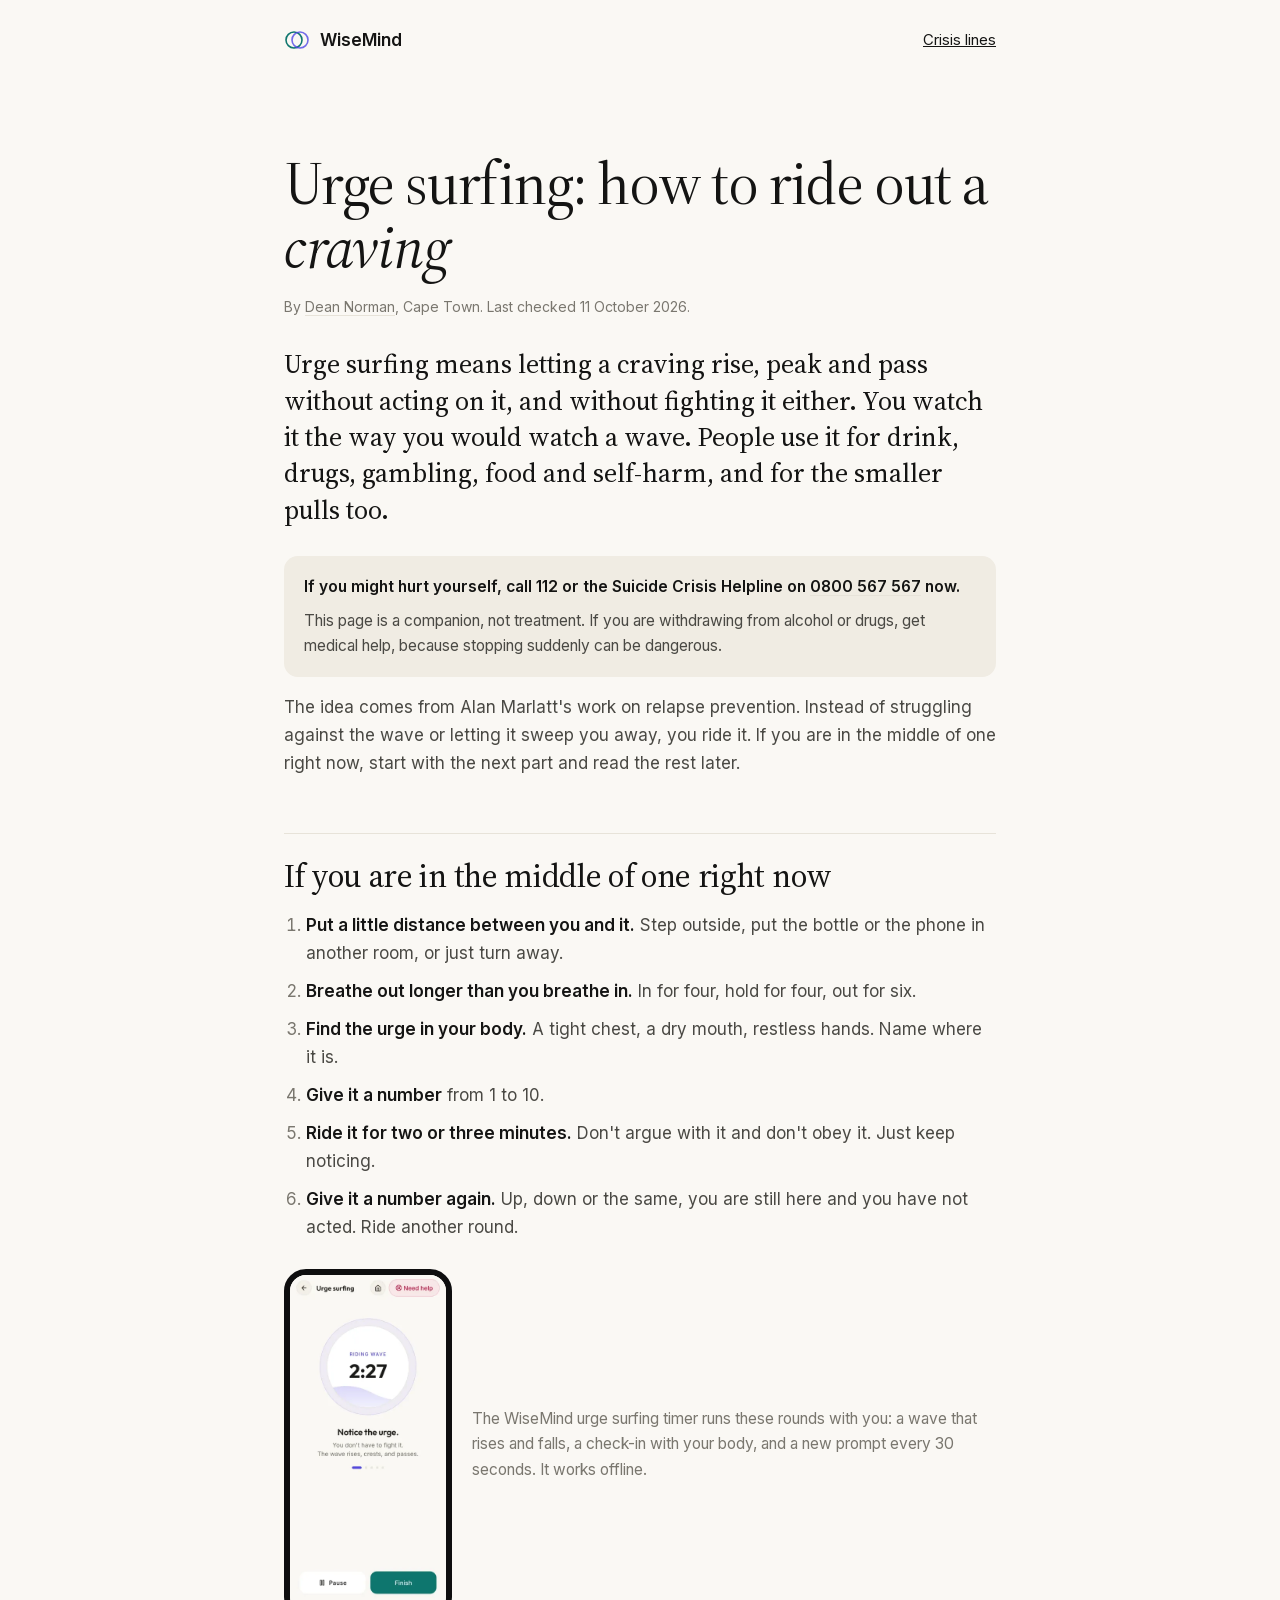
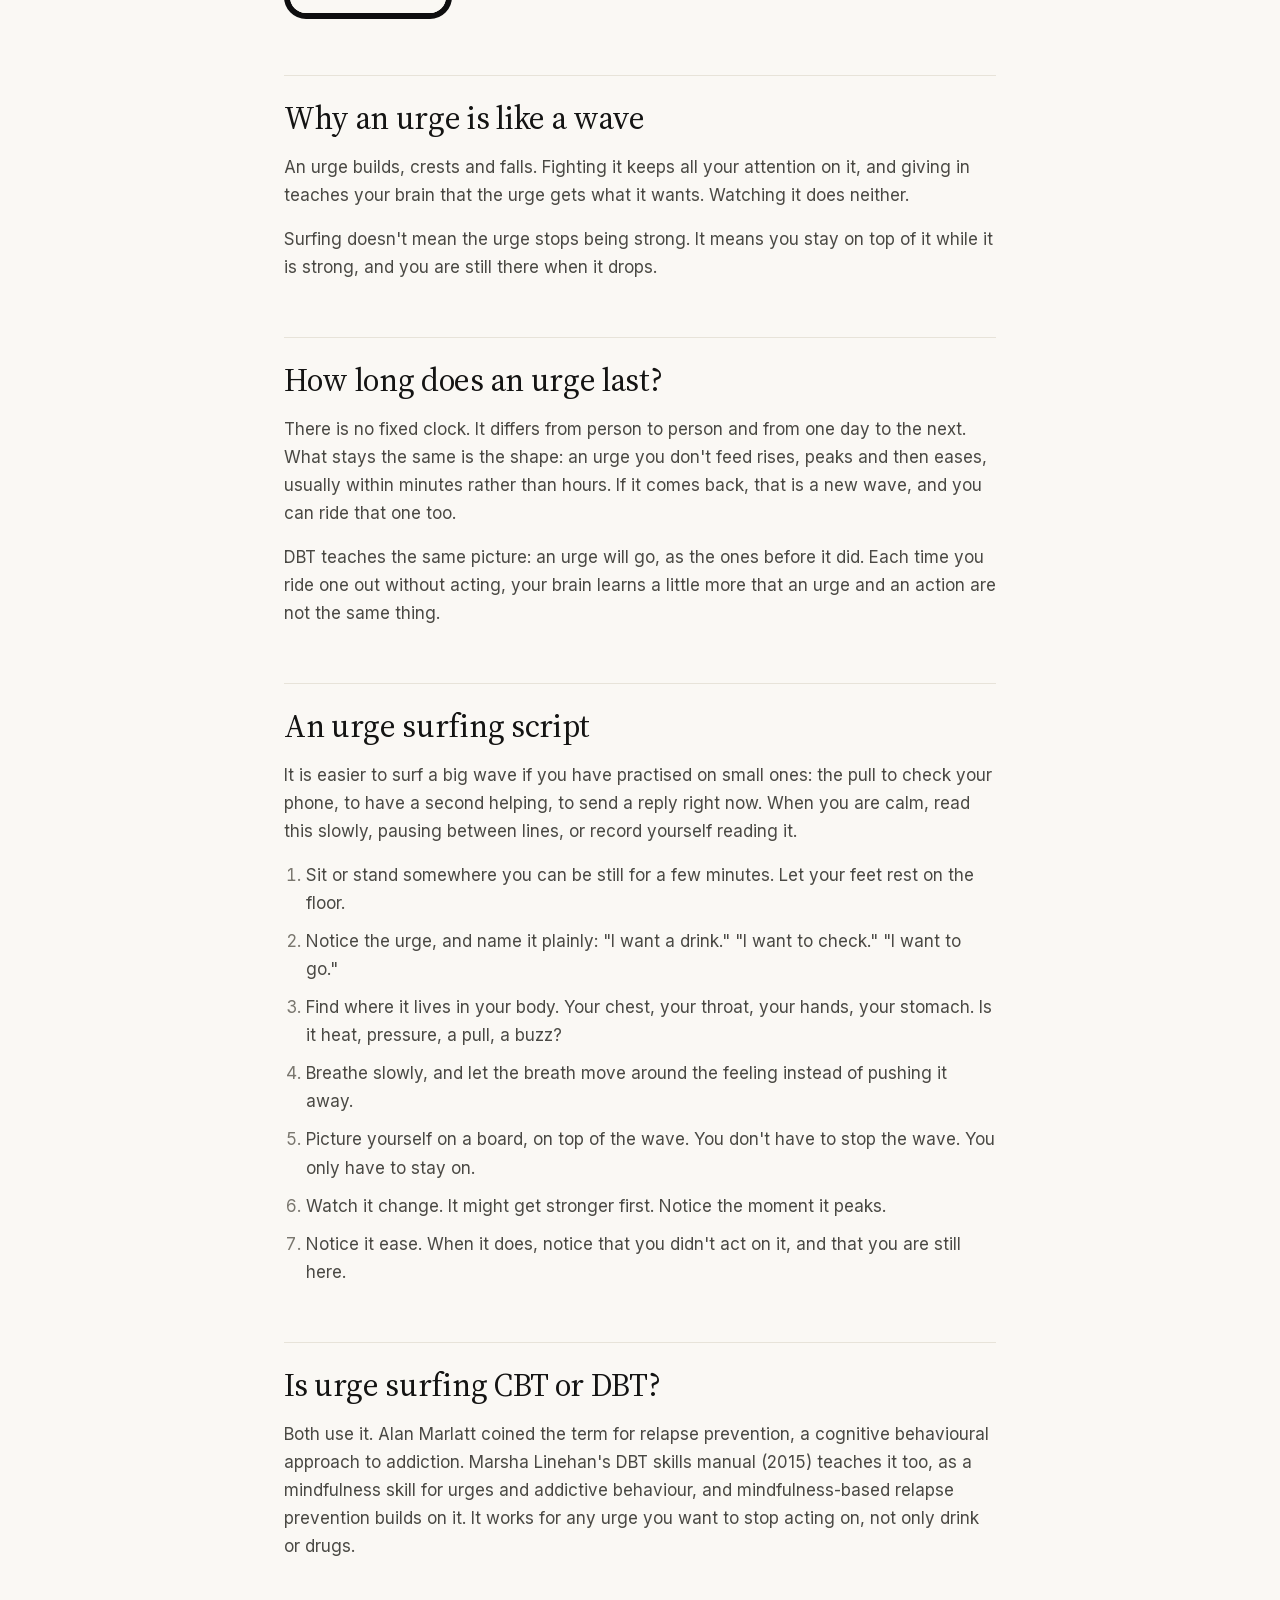
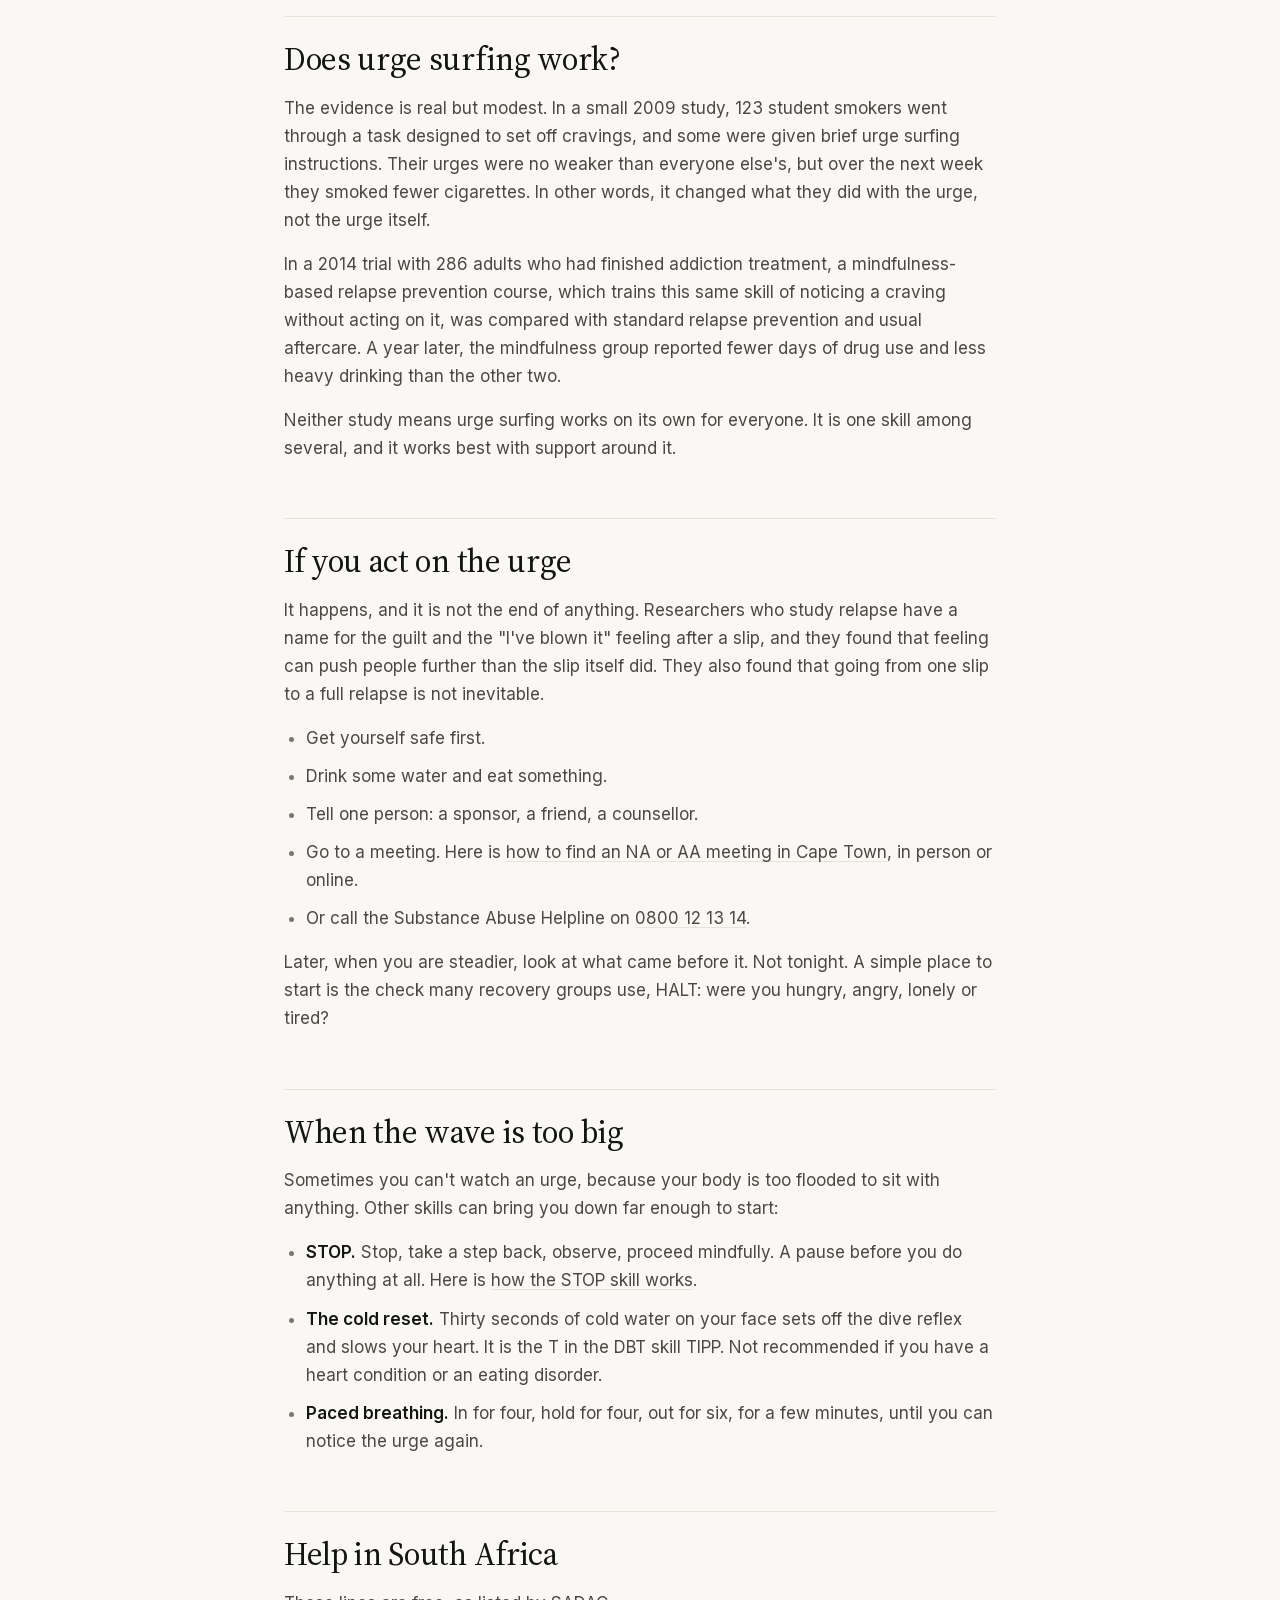
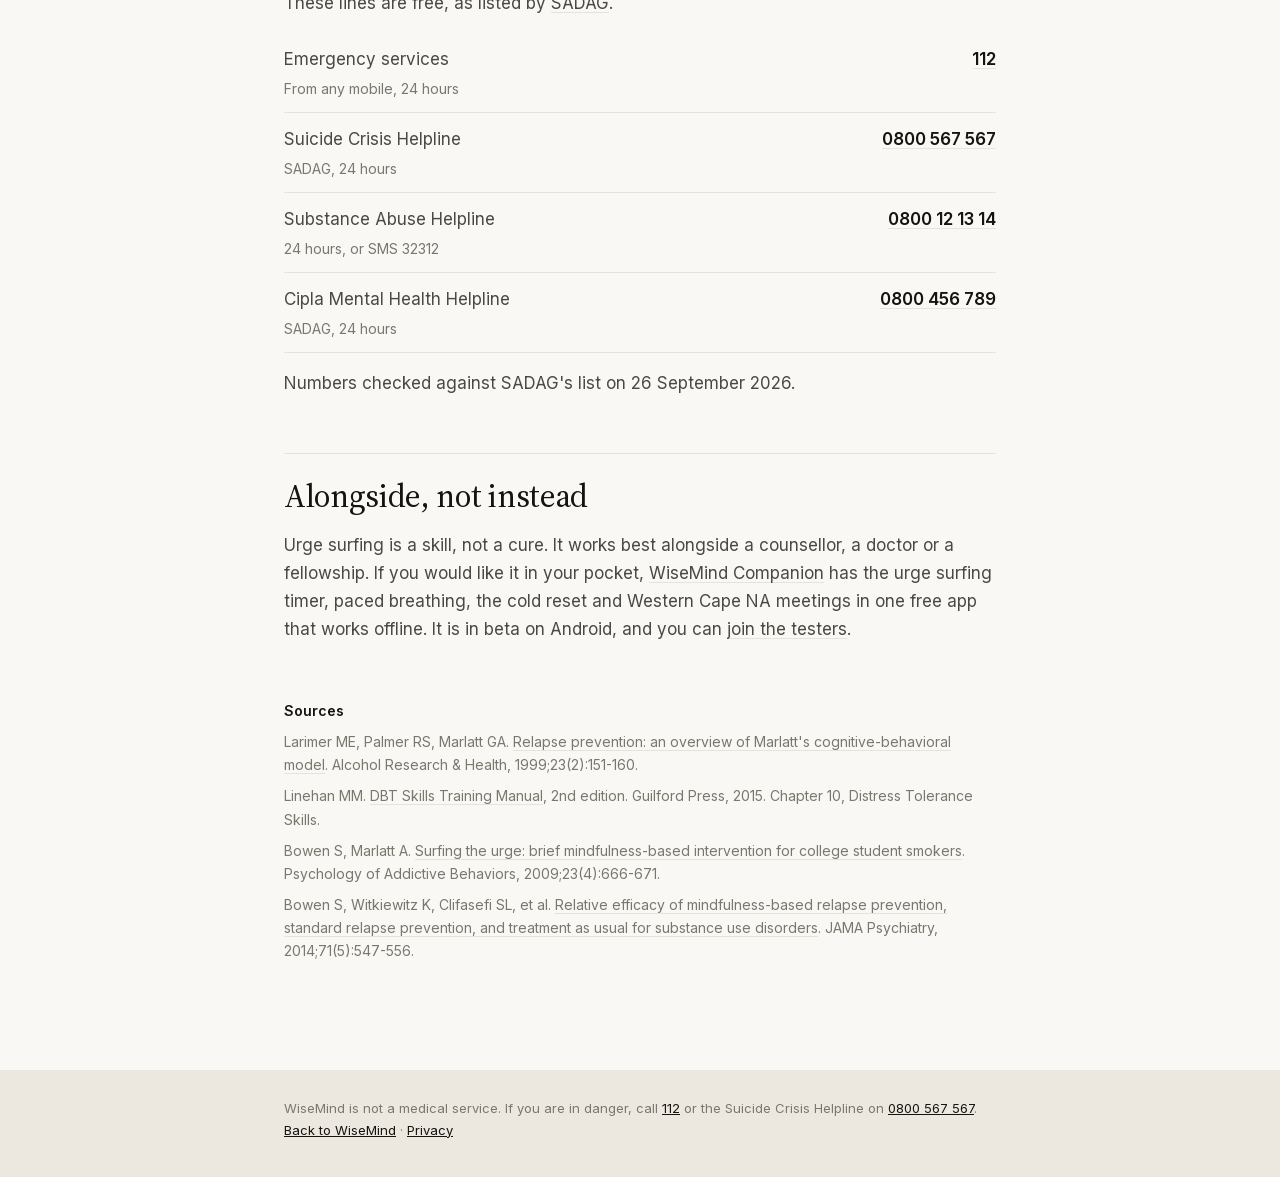
<file: urge-surfing/index.html>
<!doctype html>
<html lang="en-ZA">
<head>
<meta charset="utf-8">
<!-- Google tag (gtag.js), fetched after the page has loaded -->
<script>
  addEventListener('load', function () {
    var s = document.createElement('script');
    s.async = true;
    s.src = 'https://www.googletagmanager.com/gtag/js?id=G-6JCVP7682J';
    document.head.appendChild(s);
  });
  window.dataLayer = window.dataLayer || [];
  function gtag(){dataLayer.push(arguments);}
  gtag('js', new Date());

  gtag('config', 'G-6JCVP7682J');
</script>
<meta name="viewport" content="width=device-width, initial-scale=1">
<title>How to Urge Surf When a Craving Hits Hard: WiseMind</title>
<meta name="description" content="Urge surfing lets a craving rise, peak and pass without acting on it. Learn the steps, how long urges last and what to do if you slip. Try it now.">
<link rel="canonical" href="https://deannorman.github.io/wisemind-site/urge-surfing/">
<meta name="theme-color" content="#FAF8F4">
<link rel="icon" type="image/png" sizes="32x32" href="../assets/icons/icon-32.png">
<link rel="icon" type="image/png" sizes="192x192" href="../assets/icons/icon-192.png">
<link rel="apple-touch-icon" href="../assets/icons/icon-180.png">
<meta property="og:type" content="article">
<meta property="og:site_name" content="WiseMind">
<meta property="og:title" content="Urge surfing: how to ride out a craving">
<meta property="og:description" content="Let a craving rise, peak and pass without acting on it. The steps, what to do if you slip, and South African helplines.">
<meta property="og:url" content="https://deannorman.github.io/wisemind-site/urge-surfing/">
<meta property="og:image" content="https://deannorman.github.io/wisemind-site/assets/img/og-image.jpg">
<meta property="og:image:width" content="1200">
<meta property="og:image:height" content="630">
<meta property="og:locale" content="en_ZA">
<meta name="twitter:card" content="summary_large_image">
<script type="application/ld+json">
{
  "@context": "https://schema.org",
  "@type": "Article",
  "@id": "https://deannorman.github.io/wisemind-site/urge-surfing/#article",
  "headline": "Urge surfing: how to ride out a craving",
  "description": "Urge surfing lets a craving rise, peak and pass without acting on it. The steps, what to do if you slip, and South African helplines.",
  "url": "https://deannorman.github.io/wisemind-site/urge-surfing/",
  "mainEntityOfPage": "https://deannorman.github.io/wisemind-site/urge-surfing/",
  "inLanguage": "en-ZA",
  "datePublished": "2026-10-11",
  "dateModified": "2026-10-11",
  "image": "https://deannorman.github.io/wisemind-site/assets/img/og-image.jpg",
  "author": { "@id": "https://deannorman.github.io/wisemind-site/#dean" },
  "publisher": { "@id": "https://deannorman.github.io/wisemind-site/#org" },
  "about": "Urge surfing",
  "citation": [
    "Larimer ME, Palmer RS, Marlatt GA. Relapse prevention: an overview of Marlatt's cognitive-behavioral model. Alcohol Research & Health. 1999;23(2):151-160.",
    "Linehan MM. DBT Skills Training Manual, Second Edition. Guilford Press; 2015. Chapter 10, Distress Tolerance Skills.",
    "Bowen S, Marlatt A. Surfing the urge: brief mindfulness-based intervention for college student smokers. Psychology of Addictive Behaviors. 2009;23(4):666-671.",
    "Bowen S, Witkiewitz K, Clifasefi SL, et al. Relative efficacy of mindfulness-based relapse prevention, standard relapse prevention, and treatment as usual for substance use disorders: a randomized clinical trial. JAMA Psychiatry. 2014;71(5):547-556."
  ]
}
</script>
<style>
  @font-face { font-family: 'Inter'; font-style: normal; font-weight: 400 600; font-display: swap; src: url(../assets/fonts/inter-latin.woff2) format('woff2'); }
  @font-face { font-family: 'Source Serif 4'; font-style: normal; font-weight: 400; font-display: swap; src: url(../assets/fonts/source-serif-4-latin.woff2) format('woff2'); }
  @font-face { font-family: 'Source Serif 4'; font-style: italic; font-weight: 400; font-display: swap; src: url(../assets/fonts/source-serif-4-italic-latin.woff2) format('woff2'); }
  :root { --bg: #FAF8F4; --ink: #141413; --body: #4A4944; --muted: #7A776F; --line: #E7E3D9; --accent: #0F4D3F; --soft: #F0ECE3; }
  * { box-sizing: border-box; margin: 0; padding: 0; }
  html { -webkit-font-smoothing: antialiased; }
  body { background: var(--bg); color: var(--body); font: 400 17px/1.65 'Inter', system-ui, sans-serif; }
  a { color: inherit; }
  .nav { max-width: 760px; margin: 0 auto; padding: 18px 24px; display: flex; align-items: center; justify-content: space-between; gap: 16px; }
  .brand { display: inline-flex; align-items: center; gap: 10px; font-weight: 600; color: var(--ink); text-decoration: none; }
  .nav-help { font-size: 15px; color: var(--ink); min-height: 44px; display: inline-flex; align-items: center; }
  main { max-width: 760px; margin: 0 auto; padding: clamp(40px, 8vh, 80px) 24px clamp(64px, 12vh, 120px); }
  h1 { font: 400 clamp(38px, 6vw, 60px)/1.06 'Source Serif 4', Georgia, serif; color: var(--ink); letter-spacing: -0.02em; }
  h1 em { font-style: italic; }
  .byline { margin-top: 16px; font-size: 14px; color: var(--muted); }
  .lede { margin-top: 28px; font: 400 clamp(21px, 2.2vw, 26px)/1.4 'Source Serif 4', Georgia, serif; color: var(--ink); }
  .note { margin-top: 28px; padding: 18px 20px; border-radius: 14px; background: var(--soft); font-size: 15.5px; }
  .note p { margin-top: 0; }
  .note p + p { margin-top: 8px; }
  h2 { margin-top: 56px; padding-top: 24px; border-top: 1px solid var(--line); font: 400 clamp(26px, 2.6vw, 32px)/1.15 'Source Serif 4', Georgia, serif; color: var(--ink); letter-spacing: -0.01em; }
  p, ul, ol { margin-top: 16px; }
  ul, ol { padding-left: 1.3em; }
  li + li { margin-top: 10px; }
  li::marker { color: var(--muted); }
  strong { color: var(--ink); font-weight: 600; }
  main a { text-decoration: underline; text-underline-offset: 3px; text-decoration-color: var(--line); }
  main a:hover { color: var(--accent); text-decoration-color: currentColor; }
  .shot { margin-top: 28px; display: flex; gap: 20px; align-items: center; }
  .shot img { width: 168px; height: auto; border-radius: 22px; border: 6px solid #0E0E0F; flex: none; }
  .shot p { margin-top: 0; font-size: 15.5px; color: var(--muted); }
  .lines { list-style: none; padding: 0; }
  .lines li { display: flex; flex-wrap: wrap; justify-content: space-between; gap: 4px 16px; padding: 12px 0; border-bottom: 1px solid var(--line); }
  .lines li + li { margin-top: 0; }
  .lines a { font-weight: 600; color: var(--ink); white-space: nowrap; }
  .lines small { flex-basis: 100%; font-size: 14px; color: var(--muted); }
  .sources { margin-top: 56px; font-size: 14px; color: var(--muted); }
  .sources p { margin-top: 8px; }
  @media (max-width: 520px) { .shot { flex-direction: column; align-items: flex-start; } }
  footer { background: #ECE8DF; }
  .legal { max-width: 760px; margin: 0 auto; padding: 28px 24px 36px; font-size: 13px; color: var(--muted); }
  .legal a { color: var(--ink); }
</style>
</head>
<body>

<nav class="nav">
  <a class="brand" href="../">
    <svg width="26" height="26" viewBox="0 0 26 26" aria-hidden="true"><circle cx="10" cy="13" r="8" fill="none" stroke="#0F766E" stroke-width="1.6"/><circle cx="16" cy="13" r="8" fill="none" stroke="#4F46E5" stroke-width="1.6" opacity=".8"/></svg>
    WiseMind
  </a>
  <a class="nav-help" href="#help">Crisis lines</a>
</nav>

<main>
  <h1>Urge surfing: how to ride out a <em>craving</em></h1>
  <p class="byline">By <a href="../#why">Dean Norman</a>, Cape Town. Last checked 11 October 2026.</p>

  <p class="lede">Urge surfing means letting a craving rise, peak and pass without acting on it, and without fighting it either. You watch it the way you would watch a wave. People use it for drink, drugs, gambling, food and self-harm, and for the smaller pulls too.</p>

  <div class="note">
    <p><strong>If you might hurt yourself, call 112 or the Suicide Crisis Helpline on <a href="tel:0800567567">0800 567 567</a> now.</strong></p>
    <p>This page is a companion, not treatment. If you are withdrawing from alcohol or drugs, get medical help, because stopping suddenly can be dangerous.</p>
  </div>

  <p>The idea comes from Alan Marlatt's work on relapse prevention. Instead of struggling against the wave or letting it sweep you away, you ride it. If you are in the middle of one right now, start with the next part and read the rest later.</p>

  <h2 id="now">If you are in the middle of one right now</h2>
  <ol>
    <li><strong>Put a little distance between you and it.</strong> Step outside, put the bottle or the phone in another room, or just turn away.</li>
    <li><strong>Breathe out longer than you breathe in.</strong> In for four, hold for four, out for six.</li>
    <li><strong>Find the urge in your body.</strong> A tight chest, a dry mouth, restless hands. Name where it is.</li>
    <li><strong>Give it a number</strong> from 1 to 10.</li>
    <li><strong>Ride it for two or three minutes.</strong> Don't argue with it and don't obey it. Just keep noticing.</li>
    <li><strong>Give it a number again.</strong> Up, down or the same, you are still here and you have not acted. Ride another round.</li>
  </ol>
  <div class="shot">
    <img src="../assets/screens/24-urge-running-400.webp" srcset="../assets/screens/24-urge-running-400.webp 400w, ../assets/screens/24-urge-running-640.webp 640w" sizes="168px" width="400" height="866" alt="Urge surfing timer in the WiseMind app, following a wave">
    <p>The WiseMind urge surfing timer runs these rounds with you: a wave that rises and falls, a check-in with your body, and a new prompt every 30 seconds. It works offline.</p>
  </div>

  <h2>Why an urge is like a wave</h2>
  <p>An urge builds, crests and falls. Fighting it keeps all your attention on it, and giving in teaches your brain that the urge gets what it wants. Watching it does neither.</p>
  <p>Surfing doesn't mean the urge stops being strong. It means you stay on top of it while it is strong, and you are still there when it drops.</p>

  <h2>How long does an urge last?</h2>
  <p>There is no fixed clock. It differs from person to person and from one day to the next. What stays the same is the shape: an urge you don't feed rises, peaks and then eases, usually within minutes rather than hours. If it comes back, that is a new wave, and you can ride that one too.</p>
  <p>DBT teaches the same picture: an urge will go, as the ones before it did. Each time you ride one out without acting, your brain learns a little more that an urge and an action are not the same thing.</p>

  <h2 id="script">An urge surfing script</h2>
  <p>It is easier to surf a big wave if you have practised on small ones: the pull to check your phone, to have a second helping, to send a reply right now. When you are calm, read this slowly, pausing between lines, or record yourself reading it.</p>
  <ol>
    <li>Sit or stand somewhere you can be still for a few minutes. Let your feet rest on the floor.</li>
    <li>Notice the urge, and name it plainly: "I want a drink." "I want to check." "I want to go."</li>
    <li>Find where it lives in your body. Your chest, your throat, your hands, your stomach. Is it heat, pressure, a pull, a buzz?</li>
    <li>Breathe slowly, and let the breath move around the feeling instead of pushing it away.</li>
    <li>Picture yourself on a board, on top of the wave. You don't have to stop the wave. You only have to stay on.</li>
    <li>Watch it change. It might get stronger first. Notice the moment it peaks.</li>
    <li>Notice it ease. When it does, notice that you didn't act on it, and that you are still here.</li>
  </ol>

  <h2>Is urge surfing CBT or DBT?</h2>
  <p>Both use it. Alan Marlatt coined the term for relapse prevention, a cognitive behavioural approach to addiction. Marsha Linehan's DBT skills manual (2015) teaches it too, as a mindfulness skill for urges and addictive behaviour, and mindfulness-based relapse prevention builds on it. It works for any urge you want to stop acting on, not only drink or drugs.</p>

  <h2>Does urge surfing work?</h2>
  <p>The evidence is real but modest. In a small 2009 study, 123 student smokers went through a task designed to set off cravings, and some were given brief urge surfing instructions. Their urges were no weaker than everyone else's, but over the next week they smoked fewer cigarettes. In other words, it changed what they did with the urge, not the urge itself.</p>
  <p>In a 2014 trial with 286 adults who had finished addiction treatment, a mindfulness-based relapse prevention course, which trains this same skill of noticing a craving without acting on it, was compared with standard relapse prevention and usual aftercare. A year later, the mindfulness group reported fewer days of drug use and less heavy drinking than the other two.</p>
  <p>Neither study means urge surfing works on its own for everyone. It is one skill among several, and it works best with support around it.</p>

  <h2 id="slip">If you act on the urge</h2>
  <p>It happens, and it is not the end of anything. Researchers who study relapse have a name for the guilt and the "I've blown it" feeling after a slip, and they found that feeling can push people further than the slip itself did. They also found that going from one slip to a full relapse is not inevitable.</p>
  <ul>
    <li>Get yourself safe first.</li>
    <li>Drink some water and eat something.</li>
    <li>Tell one person: a sponsor, a friend, a counsellor.</li>
    <li>Go to a meeting. Here is <a href="../meetings-cape-town/">how to find an NA or AA meeting in Cape Town</a>, in person or online.</li>
    <li>Or call the Substance Abuse Helpline on <a href="tel:0800121314">0800 12 13 14</a>.</li>
  </ul>
  <p>Later, when you are steadier, look at what came before it. Not tonight. A simple place to start is the check many recovery groups use, HALT: were you hungry, angry, lonely or tired?</p>

  <h2>When the wave is too big</h2>
  <p>Sometimes you can't watch an urge, because your body is too flooded to sit with anything. Other skills can bring you down far enough to start:</p>
  <ul>
    <li><strong>STOP.</strong> Stop, take a step back, observe, proceed mindfully. A pause before you do anything at all. Here is <a href="../dbt-stop-skill/">how the STOP skill works</a>.</li>
    <li><strong>The cold reset.</strong> Thirty seconds of cold water on your face sets off the dive reflex and slows your heart. It is the T in the DBT skill TIPP. Not recommended if you have a heart condition or an eating disorder.</li>
    <li><strong>Paced breathing.</strong> In for four, hold for four, out for six, for a few minutes, until you can notice the urge again.</li>
  </ul>

  <h2 id="help">Help in South Africa</h2>
  <p>These lines are free, as listed by <a href="https://www.sadag.org/index.php?option=com_content&amp;view=article&amp;id=3&amp;Itemid=191" rel="noopener">SADAG</a>.</p>
  <ul class="lines">
    <li><span>Emergency services</span><a href="tel:112">112</a><small>From any mobile, 24 hours</small></li>
    <li><span>Suicide Crisis Helpline</span><a href="tel:0800567567">0800 567 567</a><small>SADAG, 24 hours</small></li>
    <li><span>Substance Abuse Helpline</span><a href="tel:0800121314">0800 12 13 14</a><small>24 hours, or SMS 32312</small></li>
    <li><span>Cipla Mental Health Helpline</span><a href="tel:0800456789">0800 456 789</a><small>SADAG, 24 hours</small></li>
  </ul>
  <p>Numbers checked against SADAG's list on 26 September 2026.</p>

  <h2>Alongside, not instead</h2>
  <p>Urge surfing is a skill, not a cure. It works best alongside a counsellor, a doctor or a fellowship. If you would like it in your pocket, <a href="../">WiseMind Companion</a> has the urge surfing timer, paced breathing, the cold reset and Western Cape NA meetings in one free app that works offline. It is in beta on Android, and you can <a href="../#beta">join the testers</a>.</p>

  <div class="sources">
    <p><strong>Sources</strong></p>
    <p>Larimer ME, Palmer RS, Marlatt GA. <a href="https://pmc.ncbi.nlm.nih.gov/articles/PMC6760427/" rel="noopener">Relapse prevention: an overview of Marlatt's cognitive-behavioral model</a>. Alcohol Research &amp; Health, 1999;23(2):151-160.</p>
    <p>Linehan MM. <a href="https://www.guilford.com/books/DBT-Skills-Training-Manual/Marsha-Linehan/9781462516995" rel="noopener">DBT Skills Training Manual</a>, 2nd edition. Guilford Press, 2015. Chapter 10, Distress Tolerance Skills.</p>
    <p>Bowen S, Marlatt A. <a href="https://pubmed.ncbi.nlm.nih.gov/20025372/" rel="noopener">Surfing the urge: brief mindfulness-based intervention for college student smokers</a>. Psychology of Addictive Behaviors, 2009;23(4):666-671.</p>
    <p>Bowen S, Witkiewitz K, Clifasefi SL, et al. <a href="https://doi.org/10.1001/jamapsychiatry.2013.4546" rel="noopener">Relative efficacy of mindfulness-based relapse prevention, standard relapse prevention, and treatment as usual for substance use disorders</a>. JAMA Psychiatry, 2014;71(5):547-556.</p>
  </div>
</main>

<footer>
  <p class="legal">WiseMind is not a medical service. If you are in danger, call <a href="tel:112">112</a> or the Suicide Crisis Helpline on <a href="tel:0800567567">0800 567 567</a>. <a href="../">Back to WiseMind</a> · <a href="../privacy.html">Privacy</a></p>
</footer>

</body>
</html>
</file>
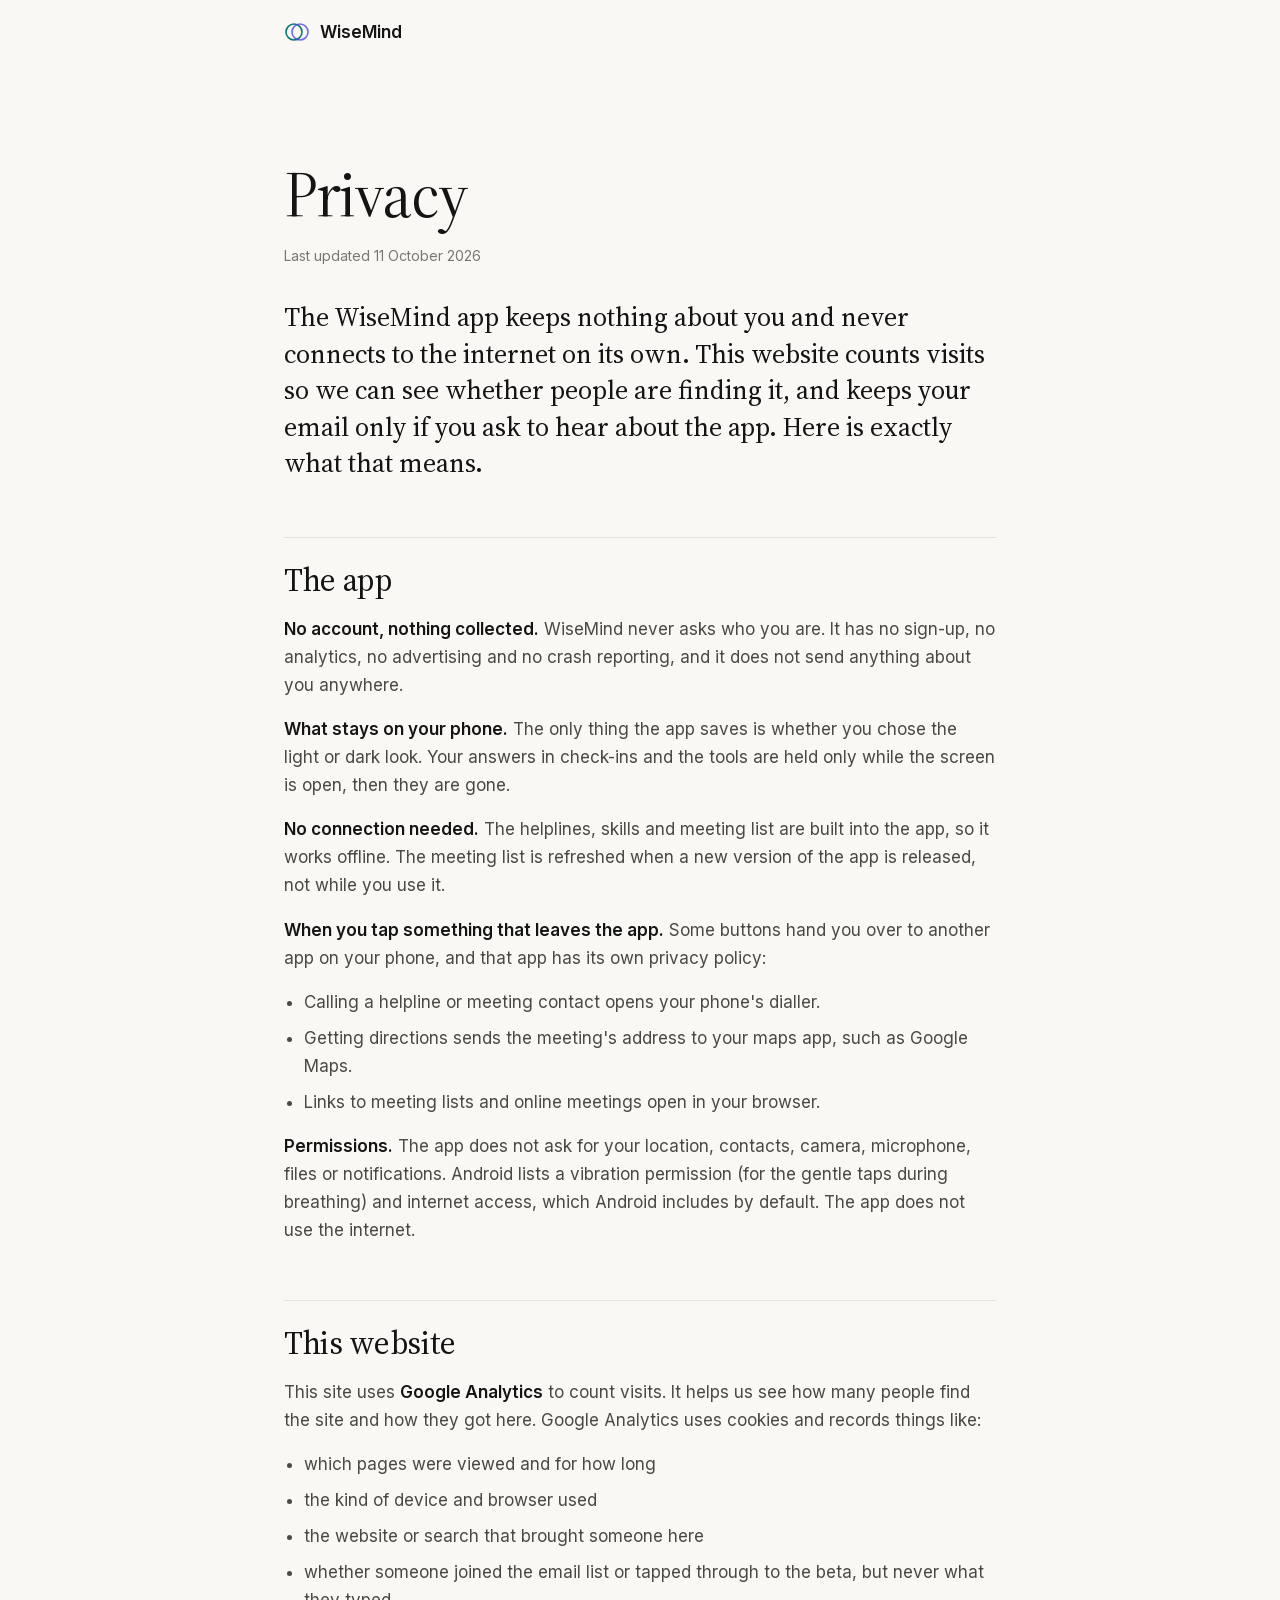
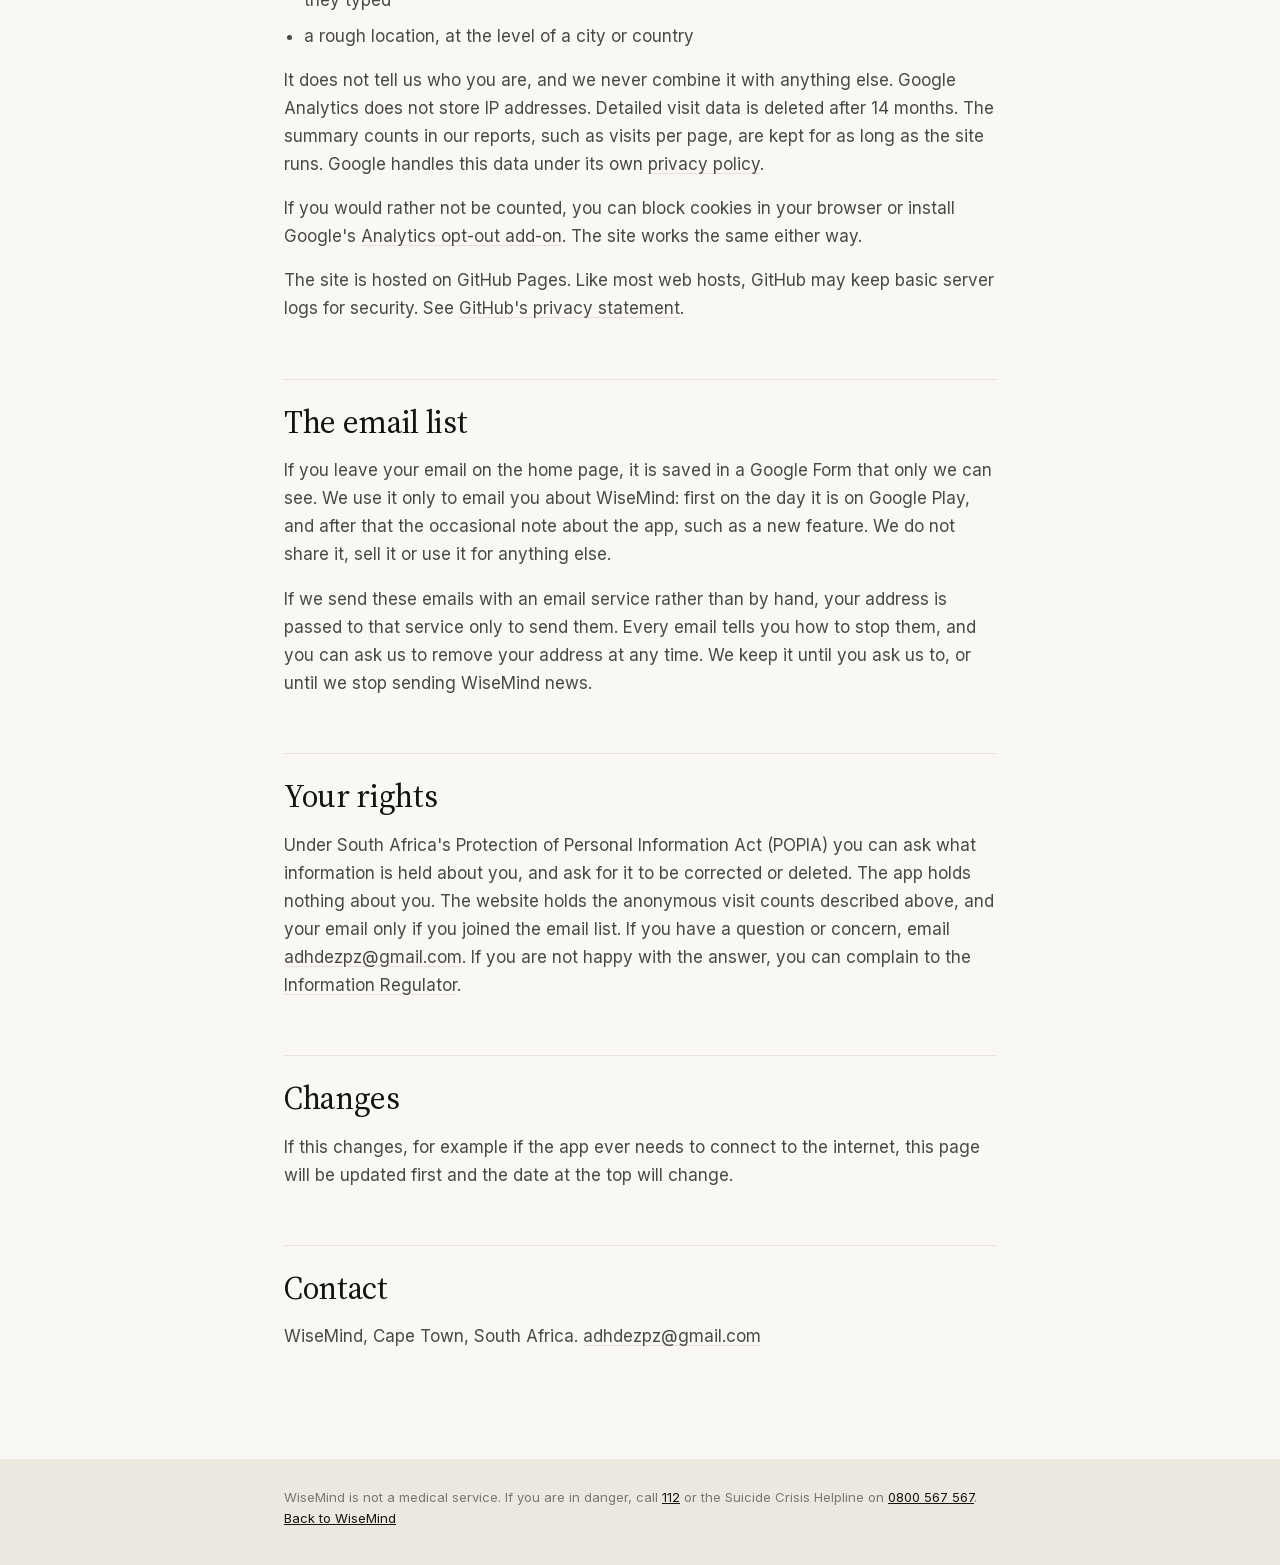
<file: privacy.html>
<!doctype html>
<html lang="en-ZA">
<head>
<meta charset="utf-8">
<!-- Google tag (gtag.js), fetched after the page has loaded -->
<script>
  addEventListener('load', function () {
    var s = document.createElement('script');
    s.async = true;
    s.src = 'https://www.googletagmanager.com/gtag/js?id=G-6JCVP7682J';
    document.head.appendChild(s);
  });
  window.dataLayer = window.dataLayer || [];
  function gtag(){dataLayer.push(arguments);}
  gtag('js', new Date());

  gtag('config', 'G-6JCVP7682J');
</script>
<meta name="viewport" content="width=device-width, initial-scale=1">
<title>Privacy: WiseMind</title>
<meta name="description" content="How the WiseMind app and website handle your information. The app keeps nothing about you and does not connect to the internet. The website counts visits with Google Analytics.">
<link rel="canonical" href="https://deannorman.github.io/wisemind-site/privacy.html">
<meta name="theme-color" content="#FAF8F4">
<link rel="icon" type="image/png" sizes="32x32" href="assets/icons/icon-32.png">
<link rel="icon" type="image/png" sizes="192x192" href="assets/icons/icon-192.png">
<link rel="apple-touch-icon" href="assets/icons/icon-180.png">
<meta property="og:type" content="website">
<meta property="og:site_name" content="WiseMind">
<meta property="og:title" content="Privacy: WiseMind">
<meta property="og:description" content="How the WiseMind app and website handle your information. The app keeps nothing about you and does not connect to the internet.">
<meta property="og:url" content="https://deannorman.github.io/wisemind-site/privacy.html">
<meta property="og:image" content="https://deannorman.github.io/wisemind-site/assets/img/og-image.jpg">
<meta property="og:image:width" content="1200">
<meta property="og:image:height" content="630">
<meta property="og:locale" content="en_ZA">
<meta name="twitter:card" content="summary_large_image">
<script type="application/ld+json">
{
  "@context": "https://schema.org",
  "@type": "WebPage",
  "@id": "https://deannorman.github.io/wisemind-site/privacy.html#page",
  "url": "https://deannorman.github.io/wisemind-site/privacy.html",
  "name": "Privacy: WiseMind",
  "inLanguage": "en-ZA",
  "dateModified": "2026-10-11",
  "about": { "@id": "https://deannorman.github.io/wisemind-site/#app" },
  "publisher": { "@id": "https://deannorman.github.io/wisemind-site/#org" }
}
</script>
<style>
  @font-face { font-family: 'Inter'; font-style: normal; font-weight: 400 600; font-display: swap; src: url(assets/fonts/inter-latin.woff2) format('woff2'); }
  @font-face { font-family: 'Source Serif 4'; font-style: normal; font-weight: 400; font-display: swap; src: url(assets/fonts/source-serif-4-latin.woff2) format('woff2'); }
  :root { --bg: #FAF8F4; --ink: #141413; --body: #4A4944; --muted: #7A776F; --line: #E7E3D9; --accent: #0F4D3F; }
  * { box-sizing: border-box; margin: 0; padding: 0; }
  html { -webkit-font-smoothing: antialiased; }
  body { background: var(--bg); color: var(--body); font: 400 17px/1.65 'Inter', system-ui, sans-serif; }
  a { color: inherit; }
  .nav { max-width: 760px; margin: 0 auto; padding: 18px 24px; }
  .brand { display: inline-flex; align-items: center; gap: 10px; font-weight: 600; color: var(--ink); text-decoration: none; }
  main { max-width: 760px; margin: 0 auto; padding: clamp(48px, 10vh, 96px) 24px clamp(64px, 12vh, 120px); }
  h1 { font: 400 clamp(40px, 6vw, 64px)/1.05 'Source Serif 4', Georgia, serif; color: var(--ink); letter-spacing: -0.02em; }
  .updated { margin-top: 16px; font-size: 14px; color: var(--muted); }
  .lede { margin-top: 32px; font: 400 clamp(21px, 2.2vw, 26px)/1.4 'Source Serif 4', Georgia, serif; color: var(--ink); }
  h2 { margin-top: 56px; padding-top: 24px; border-top: 1px solid var(--line); font: 400 clamp(26px, 2.6vw, 32px)/1.15 'Source Serif 4', Georgia, serif; color: var(--ink); letter-spacing: -0.01em; }
  p, ul { margin-top: 16px; }
  ul { padding-left: 1.2em; }
  li + li { margin-top: 8px; }
  strong { color: var(--ink); font-weight: 600; }
  main a { text-decoration: underline; text-underline-offset: 3px; text-decoration-color: var(--line); }
  main a:hover { color: var(--accent); text-decoration-color: currentColor; }
  footer { background: #ECE8DF; }
  .legal { max-width: 760px; margin: 0 auto; padding: 28px 24px 36px; font-size: 13px; color: var(--muted); }
  .legal a { color: var(--ink); }
</style>
</head>
<body>

<nav class="nav">
  <a class="brand" href="./">
    <svg width="26" height="26" viewBox="0 0 26 26" aria-hidden="true"><circle cx="10" cy="13" r="8" fill="none" stroke="#0F766E" stroke-width="1.6"/><circle cx="16" cy="13" r="8" fill="none" stroke="#4F46E5" stroke-width="1.6" opacity=".8"/></svg>
    WiseMind
  </a>
</nav>

<main>
  <h1>Privacy</h1>
  <p class="updated">Last updated 11 October 2026</p>
  <p class="lede">The WiseMind app keeps nothing about you and never connects to the internet on its own. This website counts visits so we can see whether people are finding it, and keeps your email only if you ask to hear about the app. Here is exactly what that means.</p>

  <h2>The app</h2>
  <p><strong>No account, nothing collected.</strong> WiseMind never asks who you are. It has no sign-up, no analytics, no advertising and no crash reporting, and it does not send anything about you anywhere.</p>
  <p><strong>What stays on your phone.</strong> The only thing the app saves is whether you chose the light or dark look. Your answers in check-ins and the tools are held only while the screen is open, then they are gone.</p>
  <p><strong>No connection needed.</strong> The helplines, skills and meeting list are built into the app, so it works offline. The meeting list is refreshed when a new version of the app is released, not while you use it.</p>
  <p><strong>When you tap something that leaves the app.</strong> Some buttons hand you over to another app on your phone, and that app has its own privacy policy:</p>
  <ul>
    <li>Calling a helpline or meeting contact opens your phone's dialler.</li>
    <li>Getting directions sends the meeting's address to your maps app, such as Google Maps.</li>
    <li>Links to meeting lists and online meetings open in your browser.</li>
  </ul>
  <p><strong>Permissions.</strong> The app does not ask for your location, contacts, camera, microphone, files or notifications. Android lists a vibration permission (for the gentle taps during breathing) and internet access, which Android includes by default. The app does not use the internet.</p>

  <h2>This website</h2>
  <p>This site uses <strong>Google Analytics</strong> to count visits. It helps us see how many people find the site and how they got here. Google Analytics uses cookies and records things like:</p>
  <ul>
    <li>which pages were viewed and for how long</li>
    <li>the kind of device and browser used</li>
    <li>the website or search that brought someone here</li>
    <li>whether someone joined the email list or tapped through to the beta, but never what they typed</li>
    <li>a rough location, at the level of a city or country</li>
  </ul>
  <p>It does not tell us who you are, and we never combine it with anything else. Google Analytics does not store IP addresses. Detailed visit data is deleted after 14 months. The summary counts in our reports, such as visits per page, are kept for as long as the site runs. Google handles this data under its own <a href="https://policies.google.com/privacy" rel="noopener">privacy policy</a>.</p>
  <p>If you would rather not be counted, you can block cookies in your browser or install Google's <a href="https://tools.google.com/dlpage/gaoptout" rel="noopener">Analytics opt-out add-on</a>. The site works the same either way.</p>
  <p>The site is hosted on GitHub Pages. Like most web hosts, GitHub may keep basic server logs for security. See <a href="https://docs.github.com/en/site-policy/privacy-policies/github-general-privacy-statement" rel="noopener">GitHub's privacy statement</a>.</p>

  <h2 id="launch-list">The email list</h2>
  <p>If you leave your email on the home page, it is saved in a Google Form that only we can see. We use it only to email you about WiseMind: first on the day it is on Google Play, and after that the occasional note about the app, such as a new feature. We do not share it, sell it or use it for anything else.</p>
  <p>If we send these emails with an email service rather than by hand, your address is passed to that service only to send them. Every email tells you how to stop them, and you can ask us to remove your address at any time. We keep it until you ask us to, or until we stop sending WiseMind news.</p>

  <h2>Your rights</h2>
  <p>Under South Africa's Protection of Personal Information Act (POPIA) you can ask what information is held about you, and ask for it to be corrected or deleted. The app holds nothing about you. The website holds the anonymous visit counts described above, and your email only if you joined the email list. If you have a question or concern, email <a href="mailto:adhdezpz@gmail.com">adhdezpz@gmail.com</a>. If you are not happy with the answer, you can complain to the <a href="https://inforegulator.org.za/" rel="noopener">Information Regulator</a>.</p>

  <h2>Changes</h2>
  <p>If this changes, for example if the app ever needs to connect to the internet, this page will be updated first and the date at the top will change.</p>

  <h2>Contact</h2>
  <p>WiseMind, Cape Town, South Africa. <a href="mailto:adhdezpz@gmail.com">adhdezpz@gmail.com</a></p>
</main>

<footer>
  <p class="legal">WiseMind is not a medical service. If you are in danger, call <a href="tel:112">112</a> or the Suicide Crisis Helpline on <a href="tel:0800567567">0800 567 567</a>. <a href="./">Back to WiseMind</a></p>
</footer>

</body>
</html>
</file>
